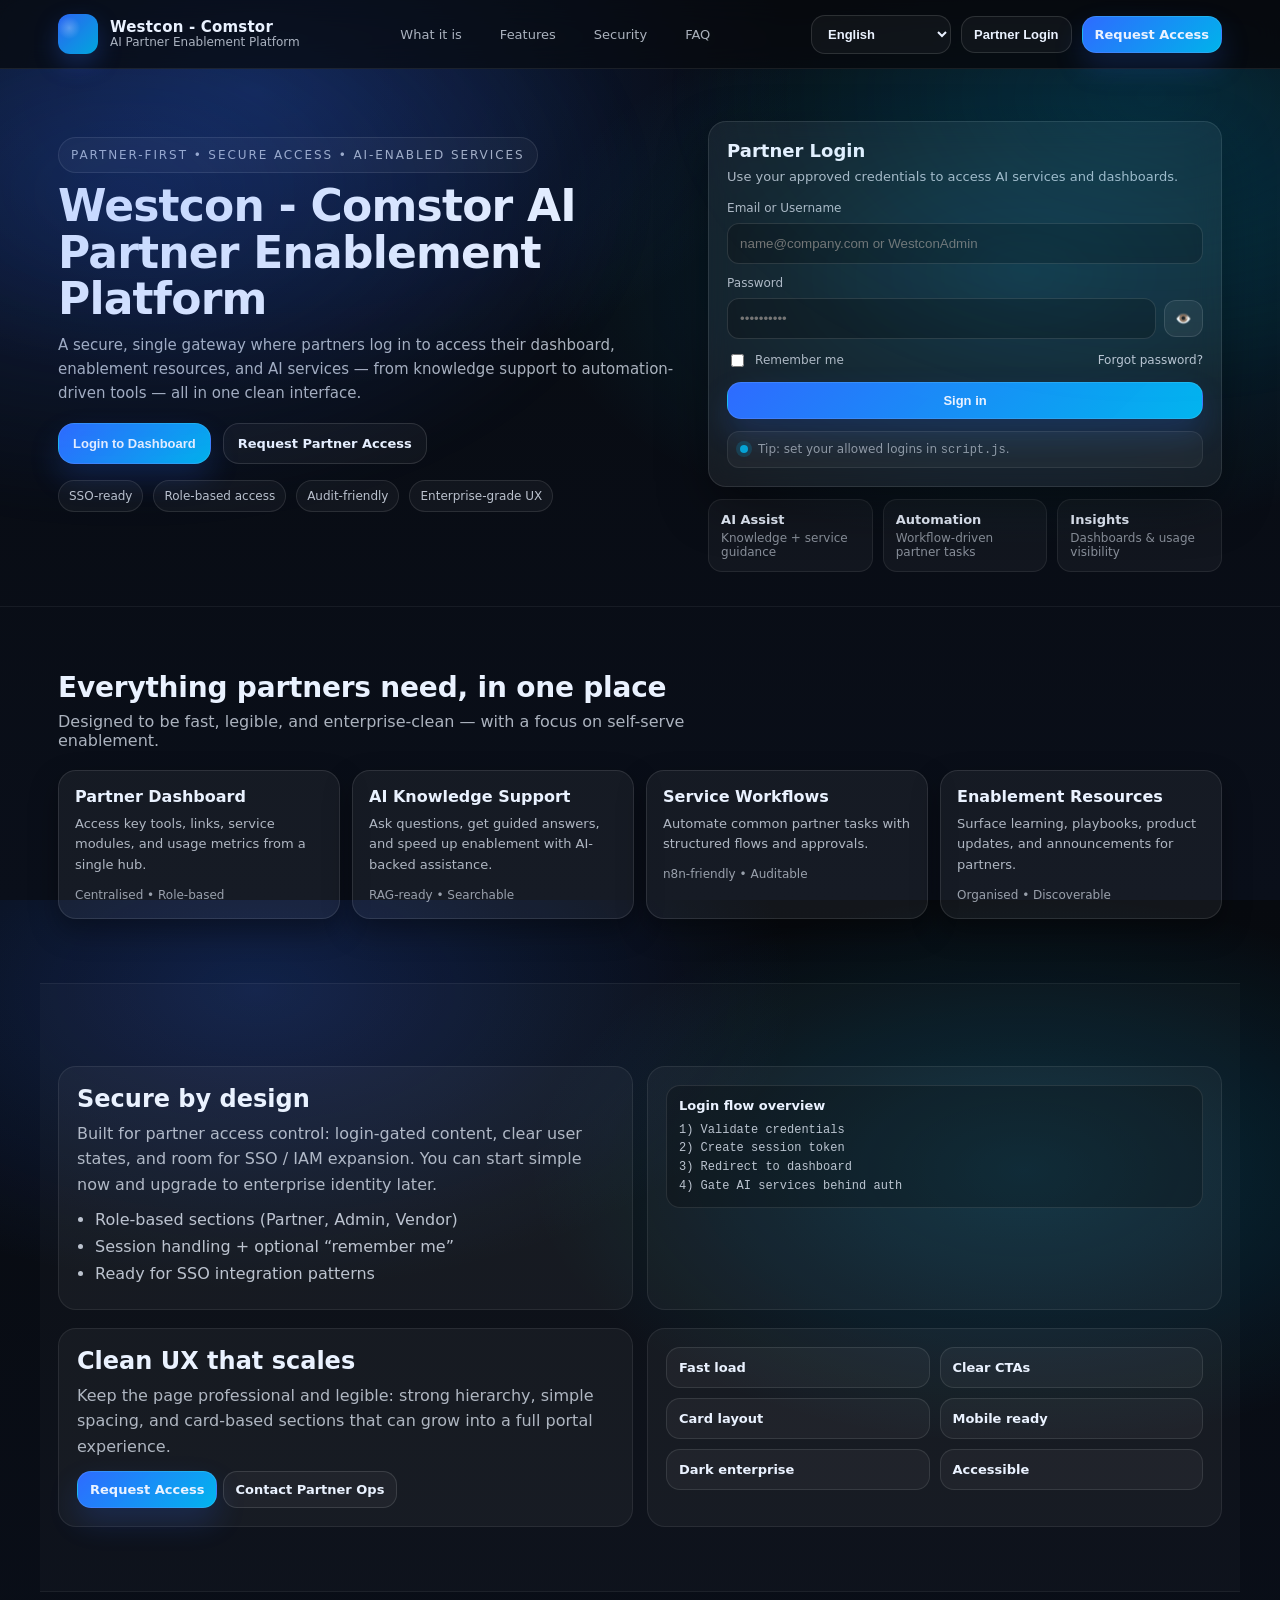
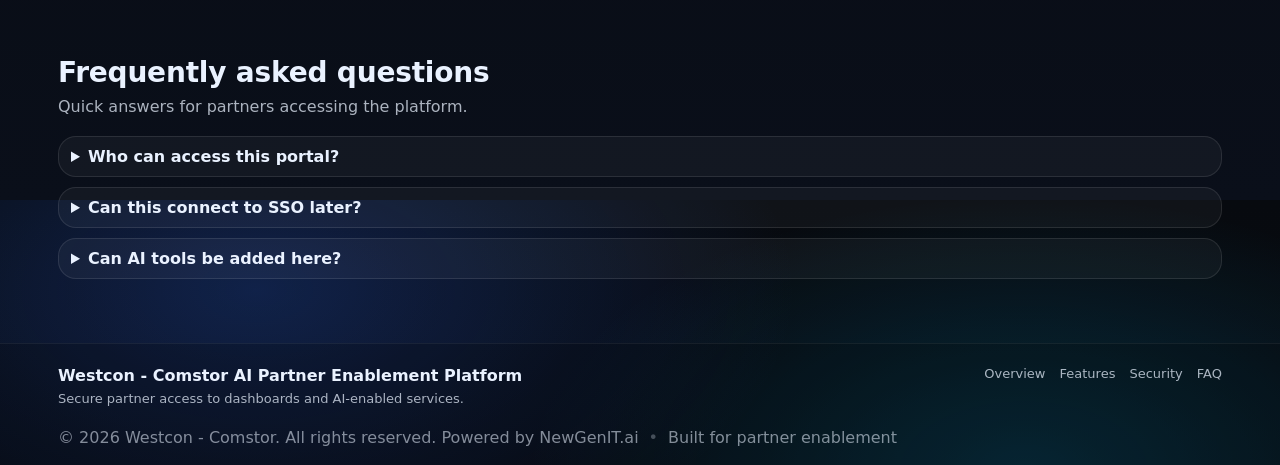
<file: index.html>
<!DOCTYPE html>
<html lang="en">
<head>
  <meta charset="UTF-8" />
  <meta name="viewport" content="width=device-width, initial-scale=1.0"/>
  <title>Westcon - Comstor AI Partner Enablement Platform</title>
  <link rel="stylesheet" href="style.css"/>
</head>
<body>
  <!-- Top Nav -->
  <header class="topbar">
    <div class="topbar-inner">
      <a class="brand" href="#">
        <span class="brand-mark" aria-hidden="true"></span>
        <span class="brand-text">
          <span class="brand-name">Westcon - Comstor</span>
          <span class="brand-sub">AI Partner Enablement Platform</span>
        </span>
      </a>

      <nav class="nav">
        <a href="#what" class="nav-link" data-i18n="navWhat">What it is</a>
        <a href="#features" class="nav-link" data-i18n="navFeatures">Features</a>
        <a href="#security" class="nav-link" data-i18n="navSecurity">Security</a>
        <a href="#faq" class="nav-link" data-i18n="navFaq">FAQ</a>
      </nav>

      <div class="nav-actions">
        <select id="languageSelect" class="language-select" aria-label="Select language">
          <option value="en">English</option>
          <option value="af">Afrikaans</option>
          <option value="zu">Zulu</option>
          <option value="fr">French</option>
          <option value="pt">Portuguese</option>
          <option value="ha">Hausa</option>
          <option value="yo">Yoruba</option>
        </select>

        <button class="btn btn-ghost" id="openLoginTop" data-i18n="partnerLogin">Partner Login</button>
        <a class="btn btn-primary" href="#request" data-i18n="requestAccess">Request Access</a>
      </div>

      <button class="hamburger" id="hamburger" aria-label="Open menu">
        <span></span><span></span><span></span>
      </button>
    </div>

    <div class="mobile-nav hidden" id="mobileNav">
      <a href="#what" class="mobile-link" data-i18n="navWhat">What it is</a>
      <a href="#features" class="mobile-link" data-i18n="navFeatures">Features</a>
      <a href="#security" class="mobile-link" data-i18n="navSecurity">Security</a>
      <a href="#faq" class="mobile-link" data-i18n="navFaq">FAQ</a>
      <div class="mobile-actions">
        <button class="btn btn-ghost" id="openLoginMobile" data-i18n="partnerLogin">Partner Login</button>
        <a class="btn btn-primary" href="#request" data-i18n="requestAccess">Request Access</a>
      </div>
    </div>
  </header>

  <!-- Hero -->
  <main class="page">
    <section class="hero">
      <div class="hero-inner">
        <div class="hero-copy">
          <p class="eyebrow" data-i18n="eyebrow">Partner-first • Secure access • AI-enabled services</p>
          <h1 class="hero-title" data-i18n="heroTitle">Westcon - Comstor AI Partner Enablement Platform</h1>
          <p class="hero-lead" id="what" data-i18n="heroLead">
            A secure, single gateway where partners log in to access their dashboard, enablement resources,
            and AI services — from knowledge support to automation-driven tools — all in one clean interface.
          </p>

          <div class="hero-cta">
            <button class="btn btn-primary btn-lg" id="openLoginHero" data-i18n="loginToDashboard">Login to Dashboard</button>
            <a class="btn btn-ghost btn-lg" href="#request" data-i18n="requestPartnerAccess">Request Partner Access</a>
          </div>

          <div class="hero-trust">
            <div class="trust-pill" data-i18n="trustSso">SSO-ready</div>
            <div class="trust-pill" data-i18n="trustRole">Role-based access</div>
            <div class="trust-pill" data-i18n="trustAudit">Audit-friendly</div>
            <div class="trust-pill" data-i18n="trustUx">Enterprise-grade UX</div>
          </div>
        </div>

        <div class="hero-panel">
          <div class="panel-card">
            <div class="panel-head">
              <h3 data-i18n="partnerLogin">Partner Login</h3>
              <p data-i18n="loginPanelText">Use your approved credentials to access AI services and dashboards.</p>
            </div>

            <form class="login-form" id="loginForm" autocomplete="on">
              <label class="field">
                <span data-i18n="emailOrUsername">Email or Username</span>
                <input
                  type="text"
                  id="email"
                  data-i18n-placeholder="emailPlaceholder"
                  placeholder="name@company.com or Westcon - ComstorAdmin"
                  required
                />
              </label>

              <label class="field">
                <span data-i18n="password">Password</span>
                <div class="password-wrap">
                  <input
                    type="password"
                    id="password"
                    data-i18n-placeholder="passwordPlaceholder"
                    placeholder="••••••••••"
                    required
                  />
                  <button type="button" class="icon-btn" id="togglePw" aria-label="Show password">👁️</button>
                </div>
              </label>

              <div class="form-row">
                <label class="check">
                  <input type="checkbox" id="remember" />
                  <span data-i18n="rememberMe">Remember me</span>
                </label>
                <a class="link" href="#" id="forgotLink" data-i18n="forgotPassword">Forgot password?</a>
              </div>

              <button type="submit" class="btn btn-primary btn-block" data-i18n="signIn">Sign in</button>

              <div class="form-hint">
                <span class="dot"></span>
                <span id="loginHint" data-i18n="loginHint">Tip: set your allowed logins in <code>script.js</code>.</span>
              </div>

              <div class="alert hidden" id="alert"></div>

              <div class="success hidden" id="successBox">
                <div class="success-title" data-i18n="loginSuccessful">Login successful</div>
                <div class="success-sub" data-i18n="successSub">You can proceed to your partner dashboard.</div>
                <a class="btn btn-ghost btn-block" href="userdashboard.html" data-i18n="continueToDashboard">Continue to Dashboard</a>
              </div>
            </form>
          </div>

          <div class="panel-mini">
            <div class="mini-item">
              <div class="mini-kpi" data-i18n="miniAiAssist">AI Assist</div>
              <div class="mini-desc" data-i18n="miniAiAssistDesc">Knowledge + service guidance</div>
            </div>
            <div class="mini-item">
              <div class="mini-kpi" data-i18n="miniAutomation">Automation</div>
              <div class="mini-desc" data-i18n="miniAutomationDesc">Workflow-driven partner tasks</div>
            </div>
            <div class="mini-item">
              <div class="mini-kpi" data-i18n="miniInsights">Insights</div>
              <div class="mini-desc" data-i18n="miniInsightsDesc">Dashboards & usage visibility</div>
            </div>
          </div>
        </div>
      </div>

      <div class="hero-bg" aria-hidden="true"></div>
    </section>

    <!-- Feature Cards -->
    <section class="section" id="features">
      <div class="section-head">
        <h2 data-i18n="featuresTitle">Everything partners need, in one place</h2>
        <p data-i18n="featuresSub">Designed to be fast, legible, and enterprise-clean — with a focus on self-serve enablement.</p>
      </div>

      <div class="cards">
        <article class="card">
          <h3 data-i18n="cardDashboard">Partner Dashboard</h3>
          <p data-i18n="cardDashboardDesc">Access key tools, links, service modules, and usage metrics from a single hub.</p>
          <div class="card-meta" data-i18n="cardDashboardMeta">Centralised • Role-based</div>
        </article>

        <article class="card">
          <h3 data-i18n="cardKnowledge">AI Knowledge Support</h3>
          <p data-i18n="cardKnowledgeDesc">Ask questions, get guided answers, and speed up enablement with AI-backed assistance.</p>
          <div class="card-meta" data-i18n="cardKnowledgeMeta">RAG-ready • Searchable</div>
        </article>

        <article class="card">
          <h3 data-i18n="cardWorkflows">Service Workflows</h3>
          <p data-i18n="cardWorkflowsDesc">Automate common partner tasks with structured flows and approvals.</p>
          <div class="card-meta" data-i18n="cardWorkflowsMeta">n8n-friendly • Auditable</div>
        </article>

        <article class="card">
          <h3 data-i18n="cardResources">Enablement Resources</h3>
          <p data-i18n="cardResourcesDesc">Surface learning, playbooks, product updates, and announcements for partners.</p>
          <div class="card-meta" data-i18n="cardResourcesMeta">Organised • Discoverable</div>
        </article>
      </div>
    </section>

    <!-- Alternating Blocks -->
    <section class="section alt" id="security">
      <div class="alt-row">
        <div class="alt-copy">
          <h2 data-i18n="secureByDesign">Secure by design</h2>
          <p data-i18n="secureByDesignDesc">
            Built for partner access control: login-gated content, clear user states, and room for SSO / IAM expansion.
            You can start simple now and upgrade to enterprise identity later.
          </p>
          <ul class="ticks">
            <li data-i18n="tick1">Role-based sections (Partner, Admin, Vendor)</li>
            <li data-i18n="tick2">Session handling + optional “remember me”</li>
            <li data-i18n="tick3">Ready for SSO integration patterns</li>
          </ul>
        </div>
        <div class="alt-box">
          <div class="codebox">
            <div class="codebox-title" data-i18n="loginFlowOverview">Login flow overview</div>
            <pre><code data-i18n="loginFlowSteps">1) Validate credentials
2) Create session token
3) Redirect to dashboard
4) Gate AI services behind auth</code></pre>
          </div>
        </div>
      </div>

      <div class="alt-row reverse">
        <div class="alt-copy">
          <h2 data-i18n="cleanUx">Clean UX that scales</h2>
          <p data-i18n="cleanUxDesc">
            Keep the page professional and legible: strong hierarchy, simple spacing, and card-based sections that can
            grow into a full portal experience.
          </p>
          <div class="cta-inline" id="request">
            <a class="btn btn-primary" href="#" data-i18n="requestButton">Request Access</a>
            <a class="btn btn-ghost" href="#" data-i18n="contactPartnerOps">Contact Partner Ops</a>
          </div>
        </div>
        <div class="alt-box">
          <div class="grid-badges">
            <div class="badge" data-i18n="badgeFastLoad">Fast load</div>
            <div class="badge" data-i18n="badgeClearCtas">Clear CTAs</div>
            <div class="badge" data-i18n="badgeCardLayout">Card layout</div>
            <div class="badge" data-i18n="badgeMobileReady">Mobile ready</div>
            <div class="badge" data-i18n="badgeDarkEnterprise">Dark enterprise</div>
            <div class="badge" data-i18n="badgeAccessible">Accessible</div>
          </div>
        </div>
      </div>
    </section>

    <!-- FAQ -->
    <section class="section" id="faq">
      <div class="section-head">
        <h2 data-i18n="faqTitle">FAQ</h2>
        <p data-i18n="faqSub">Quick answers for partners accessing the platform.</p>
      </div>

      <div class="faq">
        <details class="faq-item">
          <summary data-i18n="faq1Q">Who can log in?</summary>
          <p data-i18n="faq1A">Approved partners with credentials provisioned by Partner Ops (or SSO when enabled).</p>
        </details>

        <details class="faq-item">
          <summary data-i18n="faq2Q">What happens after login?</summary>
          <p data-i18n="faq2A">You’ll be redirected to your partner dashboard where AI services and tools are available.</p>
        </details>

        <details class="faq-item">
          <summary data-i18n="faq3Q">Can we connect this to SSO later?</summary>
          <p data-i18n="faq3A">Yes — this front-end is designed to easily swap local login logic for SSO/IAM validation.</p>
        </details>
      </div>
    </section>

    <!-- Footer -->
    <footer class="footer">
      <div class="footer-inner">
        <div class="footer-left">
          <div class="footer-brand" data-i18n="footerBrand">Westcon - Comstor AI Partner Enablement Platform</div>
          <div class="footer-sub" data-i18n="footerSub">Secure partner access to dashboards and AI-enabled services.</div>
        </div>
        <div class="footer-right">
          <a href="#what" data-i18n="footerOverview">Overview</a>
          <a href="#features" data-i18n="navFeatures">Features</a>
          <a href="#security" data-i18n="navSecurity">Security</a>
          <a href="#faq" data-i18n="navFaq">FAQ</a>
        </div>
      </div>
      <div class="footer-bottom">
        <span data-i18n="footerCopyright">© <span id="year"></span> Westcon - Comstor. All rights reserved. Powered by NewGenIT.ai</span>
        <span class="sep">•</span>
        <span class="muted" data-i18n="footerBuilt">Built for partner enablement</span>
      </div>
    </footer>
  </main>

  <script src="script.js"></script>
</body>
</html>
</file>
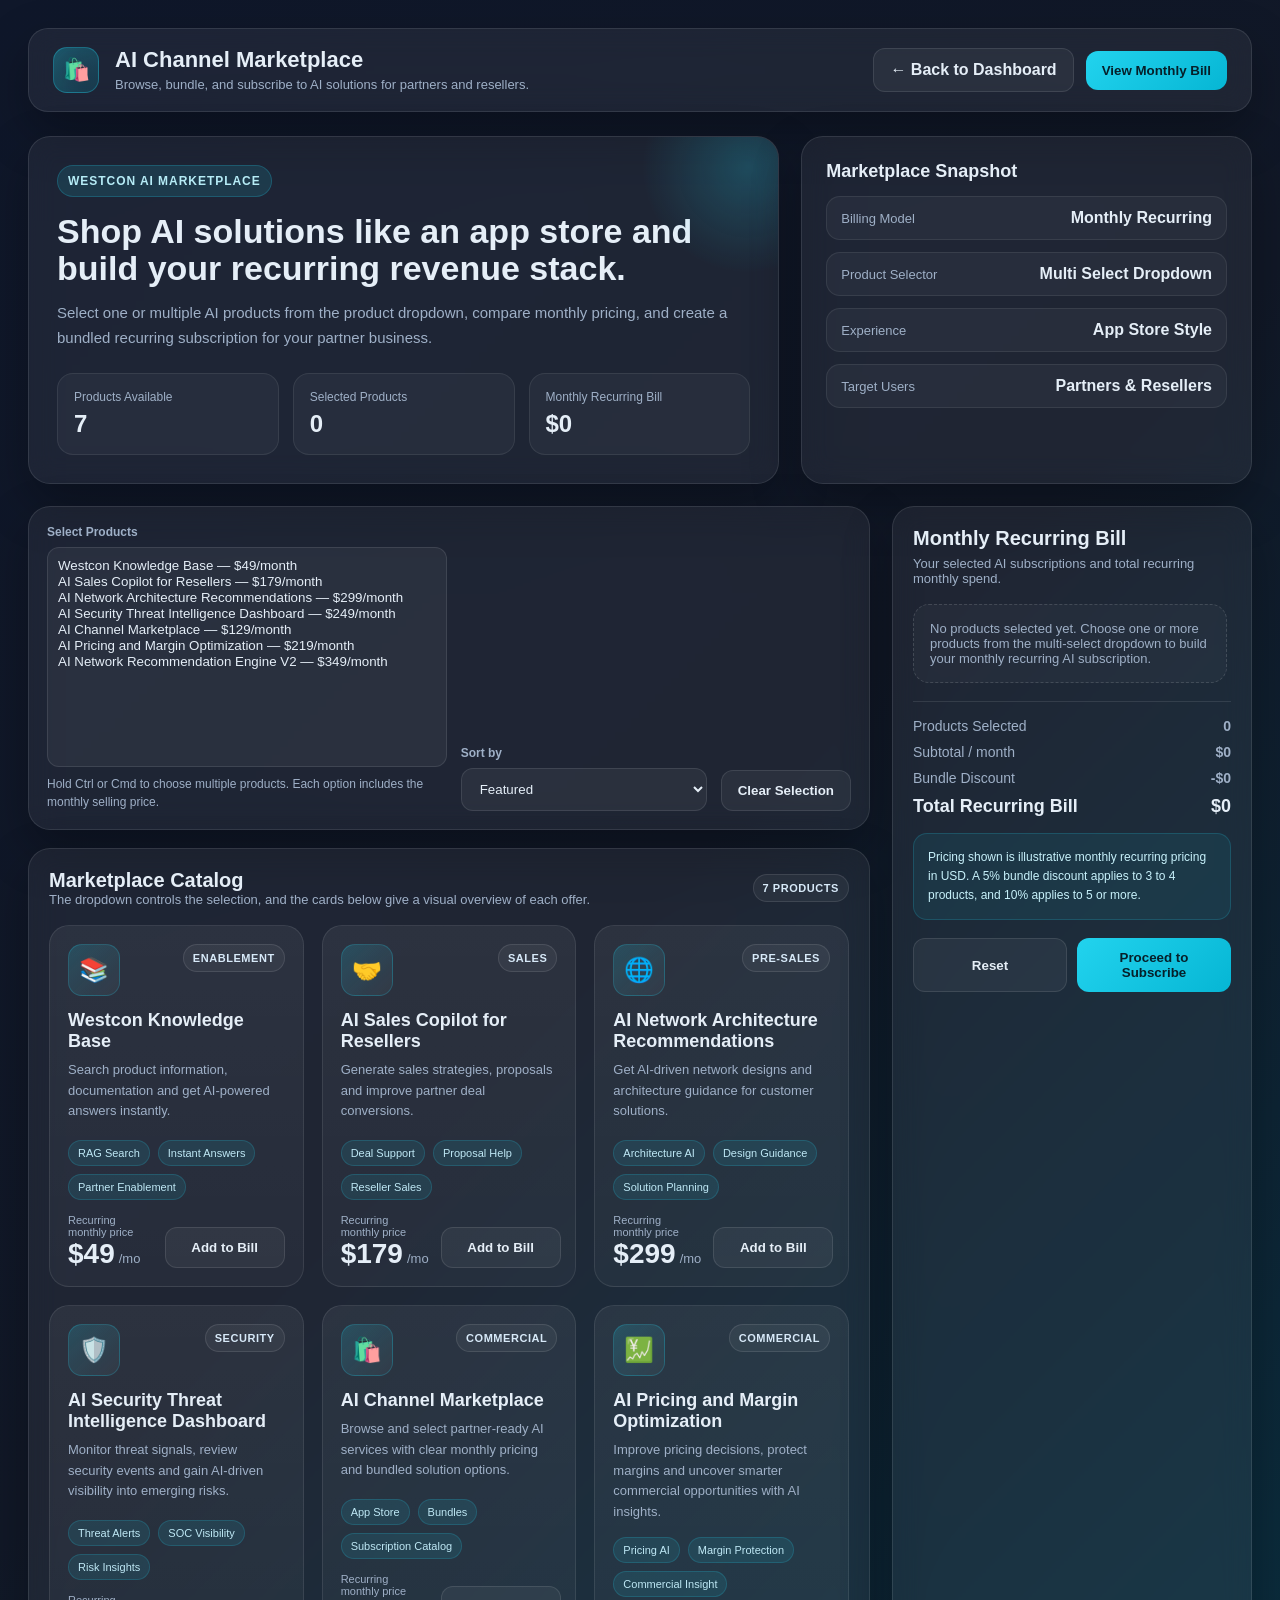
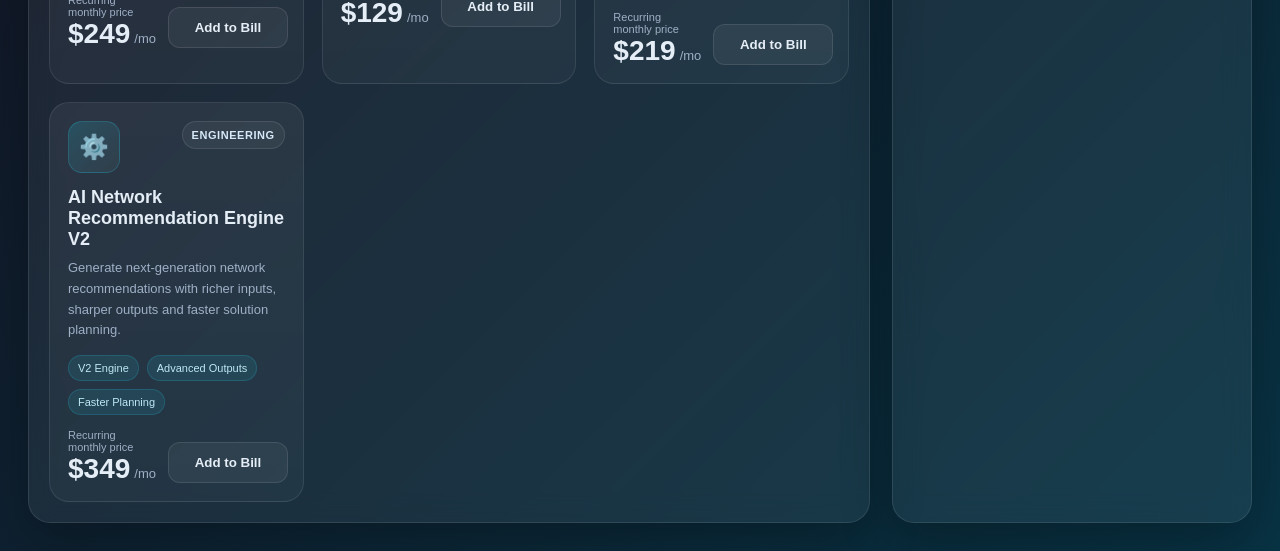
<file: aichannelmarketplace.html>
<!DOCTYPE html>
<html lang="en">
<head>
<meta charset="UTF-8" />
<meta name="viewport" content="width=device-width, initial-scale=1.0" />
<title>AI Channel Marketplace | Westcon AI</title>
<style>
*{box-sizing:border-box;margin:0;padding:0}
:root{
  --bg1:#0f172a;
  --bg2:#111827;
  --bg3:#083344;
  --panel:rgba(255,255,255,0.06);
  --panel-strong:rgba(255,255,255,0.09);
  --border:rgba(255,255,255,0.10);
  --text:#e5eef7;
  --muted:#9fb0c7;
  --cyan:#22d3ee;
  --cyan-strong:#06b6d4;
  --green:#34d399;
  --yellow:#fbbf24;
  --shadow:0 20px 50px rgba(0,0,0,0.28);
}
body{
  font-family:Inter,Arial,sans-serif;
  background:linear-gradient(135deg,var(--bg1) 0%,var(--bg2) 45%,var(--bg3) 100%);
  color:var(--text);
  min-height:100vh;
}
.container{
  max-width:1440px;
  margin:auto;
  padding:28px;
}
.topbar{
  display:flex;
  justify-content:space-between;
  align-items:center;
  gap:16px;
  padding:18px 24px;
  border-radius:20px;
  background:var(--panel);
  border:1px solid var(--border);
  backdrop-filter:blur(14px);
  box-shadow:var(--shadow);
  margin-bottom:24px;
}
.brand-wrap{
  display:flex;
  align-items:center;
  gap:16px;
}
.logo{
  width:46px;
  height:46px;
  border-radius:14px;
  background:linear-gradient(135deg, rgba(34,211,238,0.25), rgba(6,182,212,0.08));
  border:1px solid rgba(34,211,238,0.35);
  display:flex;
  align-items:center;
  justify-content:center;
  font-size:22px;
  box-shadow:inset 0 0 30px rgba(34,211,238,0.10);
}
.topbar h1{font-size:22px;line-height:1.1;margin-bottom:4px}
.topbar p{color:var(--muted);font-size:13px}
.top-actions{display:flex;align-items:center;gap:12px;flex-wrap:wrap}
.btn{
  appearance:none;
  border:none;
  cursor:pointer;
  border-radius:12px;
  padding:12px 16px;
  font-weight:700;
  transition:.2s ease;
  text-decoration:none;
  display:inline-flex;
  align-items:center;
  justify-content:center;
  gap:8px;
}
.btn:hover{transform:translateY(-1px)}
.btn-back{background:rgba(255,255,255,0.05);color:var(--text);border:1px solid var(--border)}
.btn-primary{background:linear-gradient(135deg,var(--cyan),var(--cyan-strong));color:#06202a}
.hero{display:grid;grid-template-columns:1.25fr 0.75fr;gap:22px;margin-bottom:22px}
.hero-card,.summary-card,.filters,.marketplace,.bill-card{
  background:var(--panel);
  border:1px solid var(--border);
  border-radius:22px;
  backdrop-filter:blur(14px);
  box-shadow:var(--shadow);
}
.hero-card{padding:28px;position:relative;overflow:hidden}
.hero-card::after{
  content:"";
  position:absolute;
  right:-80px;
  top:-80px;
  width:220px;
  height:220px;
  border-radius:50%;
  background:radial-gradient(circle, rgba(34,211,238,0.22), transparent 68%);
}
.kicker{
  display:inline-flex;
  align-items:center;
  gap:8px;
  font-size:12px;
  font-weight:800;
  letter-spacing:.08em;
  text-transform:uppercase;
  color:#b6ecf6;
  background:rgba(34,211,238,0.12);
  border:1px solid rgba(34,211,238,0.22);
  padding:8px 10px;
  border-radius:999px;
  margin-bottom:16px;
}
.hero-card h2{font-size:34px;line-height:1.1;max-width:720px;margin-bottom:12px}
.hero-card p{color:var(--muted);font-size:15px;line-height:1.7;max-width:760px}
.hero-stats{display:grid;grid-template-columns:repeat(3,1fr);gap:14px;margin-top:22px}
.stat{background:rgba(255,255,255,0.04);border:1px solid rgba(255,255,255,0.08);border-radius:16px;padding:16px}
.stat .label{color:var(--muted);font-size:12px;margin-bottom:6px}
.stat .value{font-size:24px;font-weight:800}
.summary-card{padding:24px;display:flex;flex-direction:column;justify-content:space-between}
.summary-card h3{font-size:18px;margin-bottom:14px}
.summary-list{display:grid;gap:12px}
.summary-item{display:flex;justify-content:space-between;align-items:center;padding:12px 14px;border-radius:14px;border:1px solid rgba(255,255,255,0.08);background:rgba(255,255,255,0.04)}
.summary-item span{color:var(--muted);font-size:13px}
.summary-item strong{font-size:16px}
.layout{display:grid;grid-template-columns:1fr 360px;gap:22px}
.filters{padding:18px;margin-bottom:18px}
.filters-row{display:grid;grid-template-columns:1.3fr .8fr auto;gap:14px;align-items:end}
.field{display:flex;flex-direction:column;gap:8px}
.field label{color:var(--muted);font-size:12px;font-weight:700}
.field input,.field select{
  width:100%;
  padding:12px 14px;
  border-radius:12px;
  border:1px solid rgba(255,255,255,0.10);
  background:rgba(255,255,255,0.05);
  color:var(--text);
  outline:none;
}
.field select[multiple]{min-height:220px;padding:10px}
.field-hint{color:var(--muted);font-size:12px;line-height:1.5}
.marketplace{padding:20px}
.section-head{display:flex;justify-content:space-between;align-items:center;gap:16px;margin-bottom:18px}
.section-head h3{font-size:20px}
.section-head p{color:var(--muted);font-size:13px}
.grid{display:grid;grid-template-columns:repeat(3,minmax(0,1fr));gap:18px}
.card{background:linear-gradient(180deg, rgba(255,255,255,0.06), rgba(255,255,255,0.035));border:1px solid rgba(255,255,255,0.09);border-radius:20px;padding:18px;transition:.2s ease;position:relative;overflow:hidden}
.card:hover{transform:translateY(-3px);border-color:rgba(34,211,238,0.35);box-shadow:0 18px 40px rgba(0,0,0,0.22)}
.card.selected{border-color:rgba(52,211,153,0.55);box-shadow:0 0 0 1px rgba(52,211,153,0.18), 0 20px 46px rgba(0,0,0,0.24)}
.card-top{display:flex;justify-content:space-between;align-items:flex-start;gap:14px;margin-bottom:14px}
.icon{width:52px;height:52px;border-radius:14px;display:flex;align-items:center;justify-content:center;font-size:24px;background:linear-gradient(135deg, rgba(34,211,238,0.18), rgba(255,255,255,0.04));border:1px solid rgba(34,211,238,0.22)}
.badge{font-size:11px;font-weight:800;letter-spacing:.05em;text-transform:uppercase;padding:7px 9px;border-radius:999px;border:1px solid rgba(255,255,255,0.10);color:#d7e9f8;background:rgba(255,255,255,0.05)}
.card h4{font-size:18px;margin-bottom:8px}
.card p{color:var(--muted);font-size:13px;line-height:1.6;min-height:66px}
.tags{display:flex;flex-wrap:wrap;gap:8px;margin:14px 0}
.tag{font-size:11px;color:#bfe8f5;padding:6px 9px;border-radius:999px;background:rgba(34,211,238,0.10);border:1px solid rgba(34,211,238,0.18)}
.price-row{display:flex;justify-content:space-between;align-items:end;gap:12px;margin-top:14px}
.price small{color:var(--muted);display:block;font-size:11px;margin-bottom:2px}
.price strong{font-size:28px;line-height:1}
.price em{font-style:normal;font-size:13px;color:var(--muted);margin-left:4px}
.select-btn{min-width:120px}
.select-btn.selected{background:linear-gradient(135deg,#34d399,#10b981);color:#07281f}
.bill-card{padding:20px;position:sticky;top:24px}
.bill-card h3{font-size:20px;margin-bottom:6px}
.bill-card > p{color:var(--muted);font-size:13px;margin-bottom:18px}
.selected-list{display:grid;gap:10px;margin-bottom:18px;max-height:420px;overflow:auto;padding-right:4px}
.selected-list::-webkit-scrollbar{width:8px}
.selected-list::-webkit-scrollbar-thumb{background:rgba(255,255,255,0.15);border-radius:999px}
.selected-empty{padding:16px;border-radius:16px;border:1px dashed rgba(255,255,255,0.14);color:var(--muted);background:rgba(255,255,255,0.03);font-size:13px}
.line-item{display:flex;justify-content:space-between;gap:12px;padding:12px 14px;border-radius:14px;background:rgba(255,255,255,0.04);border:1px solid rgba(255,255,255,0.08)}
.line-item .name{font-weight:700;font-size:13px}
.line-item .meta{color:var(--muted);font-size:11px;margin-top:4px}
.line-item .amount{font-weight:800;white-space:nowrap}
.totals{border-top:1px solid rgba(255,255,255,0.10);padding-top:16px;display:grid;gap:10px}
.total-row{display:flex;justify-content:space-between;align-items:center;color:var(--muted);font-size:14px}
.total-row.grand{color:var(--text);font-size:18px;font-weight:800}
.bill-note{margin-top:16px;padding:14px;border-radius:14px;background:rgba(34,211,238,0.08);border:1px solid rgba(34,211,238,0.18);color:#c8f2fb;font-size:12px;line-height:1.6}
.footer-actions{display:grid;grid-template-columns:1fr 1fr;gap:10px;margin-top:18px}
@media (max-width:1200px){
  .grid{grid-template-columns:repeat(2,minmax(0,1fr))}
  .layout{grid-template-columns:1fr}
  .bill-card{position:relative;top:0}
  .hero{grid-template-columns:1fr}
}
@media (max-width:820px){
  .filters-row{grid-template-columns:1fr}
  .grid{grid-template-columns:1fr}
  .hero-stats{grid-template-columns:1fr}
  .topbar{flex-direction:column;align-items:flex-start}
  .section-head{flex-direction:column;align-items:flex-start}
}
</style>
</head>
<body>
  <div class="container">
    <div class="topbar">
      <div class="brand-wrap">
        <div class="logo">🛍️</div>
        <div>
          <h1>AI Channel Marketplace</h1>
          <p>Browse, bundle, and subscribe to AI solutions for partners and resellers.</p>
        </div>
      </div>
      <div class="top-actions">
        <a href="userdashboard.html" class="btn btn-back">← Back to Dashboard</a>
        <button class="btn btn-primary" id="jumpToBill">View Monthly Bill</button>
      </div>
    </div>

    <div class="hero">
      <div class="hero-card">
        <div class="kicker">Westcon AI Marketplace</div>
        <h2>Shop AI solutions like an app store and build your recurring revenue stack.</h2>
        <p>
          Select one or multiple AI products from the product dropdown, compare monthly pricing, and create a bundled recurring subscription for your partner business.
        </p>
        <div class="hero-stats">
          <div class="stat">
            <div class="label">Products Available</div>
            <div class="value" id="productCount">0</div>
          </div>
          <div class="stat">
            <div class="label">Selected Products</div>
            <div class="value" id="selectedCount">0</div>
          </div>
          <div class="stat">
            <div class="label">Monthly Recurring Bill</div>
            <div class="value" id="heroTotal">$0</div>
          </div>
        </div>
      </div>

      <div class="summary-card">
        <div>
          <h3>Marketplace Snapshot</h3>
          <div class="summary-list">
            <div class="summary-item"><span>Billing Model</span><strong>Monthly Recurring</strong></div>
            <div class="summary-item"><span>Product Selector</span><strong>Multi Select Dropdown</strong></div>
            <div class="summary-item"><span>Experience</span><strong>App Store Style</strong></div>
            <div class="summary-item"><span>Target Users</span><strong>Partners & Resellers</strong></div>
          </div>
        </div>
      </div>
    </div>

    <div class="layout">
      <div>
        <div class="filters">
          <div class="filters-row">
            <div class="field">
              <label for="productSelect">Select Products</label>
              <select id="productSelect" multiple></select>
              <div class="field-hint">Hold Ctrl or Cmd to choose multiple products. Each option includes the monthly selling price.</div>
            </div>
            <div class="field">
              <label for="sortFilter">Sort by</label>
              <select id="sortFilter">
                <option value="default">Featured</option>
                <option value="low-high">Price: Low to High</option>
                <option value="high-low">Price: High to Low</option>
                <option value="name">Name</option>
              </select>
            </div>
            <div class="field" style="justify-content:end;">
              <label>&nbsp;</label>
              <button class="btn btn-back" id="clearSelections">Clear Selection</button>
            </div>
          </div>
        </div>

        <div class="marketplace">
          <div class="section-head">
            <div>
              <h3>Marketplace Catalog</h3>
              <p>The dropdown controls the selection, and the cards below give a visual overview of each offer.</p>
            </div>
            <div class="badge" id="visibleCount">0 Products</div>
          </div>
          <div class="grid" id="productGrid"></div>
        </div>
      </div>

      <div class="bill-card" id="billCard">
        <h3>Monthly Recurring Bill</h3>
        <p>Your selected AI subscriptions and total recurring monthly spend.</p>

        <div class="selected-list" id="selectedList"></div>

        <div class="totals">
          <div class="total-row"><span>Products Selected</span><strong id="billSelectedCount">0</strong></div>
          <div class="total-row"><span>Subtotal / month</span><strong id="subtotal">$0</strong></div>
          <div class="total-row"><span>Bundle Discount</span><strong id="discount">$0</strong></div>
          <div class="total-row grand"><span>Total Recurring Bill</span><strong id="grandTotal">$0</strong></div>
        </div>

        <div class="bill-note">
          Pricing shown is illustrative monthly recurring pricing in USD. A 5% bundle discount applies to 3 to 4 products, and 10% applies to 5 or more.
        </div>

        <div class="footer-actions">
          <button class="btn btn-back" id="resetBill">Reset</button>
          <button class="btn btn-primary">Proceed to Subscribe</button>
        </div>
      </div>
    </div>
  </div>

<script>
const products = [
  {
    id:'westcon-knowledge-base',
    icon:'📚',
    name:'Westcon Knowledge Base',
    category:'knowledge',
    audience:'Enablement',
    price:49,
    description:'Search product information, documentation and get AI-powered answers instantly.',
    tags:['RAG Search','Instant Answers','Partner Enablement']
  },
  {
    id:'sales-copilot-resellers',
    icon:'🤝',
    name:'AI Sales Copilot for Resellers',
    category:'sales',
    audience:'Sales',
    price:179,
    description:'Generate sales strategies, proposals and improve partner deal conversions.',
    tags:['Deal Support','Proposal Help','Reseller Sales']
  },
  {
    id:'network-architecture-recommendations',
    icon:'🌐',
    name:'AI Network Architecture Recommendations',
    category:'operations',
    audience:'Pre-Sales',
    price:299,
    description:'Get AI-driven network designs and architecture guidance for customer solutions.',
    tags:['Architecture AI','Design Guidance','Solution Planning']
  },
  {
    id:'security-threat-intelligence-dashboard',
    icon:'🛡️',
    name:'AI Security Threat Intelligence Dashboard',
    category:'security',
    audience:'Security',
    price:249,
    description:'Monitor threat signals, review security events and gain AI-driven visibility into emerging risks.',
    tags:['Threat Alerts','SOC Visibility','Risk Insights']
  },
  {
    id:'channel-marketplace',
    icon:'🛍️',
    name:'AI Channel Marketplace',
    category:'marketplace',
    audience:'Commercial',
    price:129,
    description:'Browse and select partner-ready AI services with clear monthly pricing and bundled solution options.',
    tags:['App Store','Bundles','Subscription Catalog']
  },
  {
    id:'pricing-margin-optimization',
    icon:'💹',
    name:'AI Pricing and Margin Optimization',
    category:'analytics',
    audience:'Commercial',
    price:219,
    description:'Improve pricing decisions, protect margins and uncover smarter commercial opportunities with AI insights.',
    tags:['Pricing AI','Margin Protection','Commercial Insight']
  },
  {
    id:'network-recommendation-engine-v2',
    icon:'⚙️',
    name:'AI Network Recommendation Engine V2',
    category:'operations',
    audience:'Engineering',
    price:349,
    description:'Generate next-generation network recommendations with richer inputs, sharper outputs and faster solution planning.',
    tags:['V2 Engine','Advanced Outputs','Faster Planning']
  }
];

const state = {
  selected: new Set(),
  sort: 'default'
};

const productGrid = document.getElementById('productGrid');
const selectedList = document.getElementById('selectedList');
const visibleCount = document.getElementById('visibleCount');
const selectedCount = document.getElementById('selectedCount');
const billSelectedCount = document.getElementById('billSelectedCount');
const subtotalEl = document.getElementById('subtotal');
const discountEl = document.getElementById('discount');
const grandTotalEl = document.getElementById('grandTotal');
const heroTotal = document.getElementById('heroTotal');
const productCount = document.getElementById('productCount');
const productSelect = document.getElementById('productSelect');
const sortFilter = document.getElementById('sortFilter');

productCount.textContent = products.length;
visibleCount.textContent = `${products.length} Products`;

function currency(num){
  return `$${num.toLocaleString()}`;
}

function populateDropdown(){
  productSelect.innerHTML = products.map(product => `
    <option value="${product.id}">${product.name} — ${currency(product.price)}/month</option>
  `).join('');
}

function syncDropdownSelection(){
  [...productSelect.options].forEach(option => {
    option.selected = state.selected.has(option.value);
  });
}

function getSortedProducts(){
  const sorted = [...products];
  if(state.sort === 'low-high') sorted.sort((a,b)=>a.price-b.price);
  if(state.sort === 'high-low') sorted.sort((a,b)=>b.price-a.price);
  if(state.sort === 'name') sorted.sort((a,b)=>a.name.localeCompare(b.name));
  return sorted;
}

function renderProducts(){
  const sorted = getSortedProducts();
  productGrid.innerHTML = sorted.map(product => {
    const selected = state.selected.has(product.id);
    return `
      <div class="card ${selected ? 'selected' : ''}">
        <div class="card-top">
          <div class="icon">${product.icon}</div>
          <div class="badge">${product.audience}</div>
        </div>
        <h4>${product.name}</h4>
        <p>${product.description}</p>
        <div class="tags">
          ${product.tags.map(tag => `<span class="tag">${tag}</span>`).join('')}
        </div>
        <div class="price-row">
          <div class="price">
            <small>Recurring monthly price</small>
            <strong>${currency(product.price)}</strong><em>/mo</em>
          </div>
          <button class="btn ${selected ? 'btn-primary selected' : 'btn-back'} select-btn" onclick="toggleProduct('${product.id}')">
            ${selected ? 'Selected' : 'Add to Bill'}
          </button>
        </div>
      </div>
    `;
  }).join('');
}

function getSelectedProducts(){
  return products.filter(product => state.selected.has(product.id));
}

function calculateDiscount(subtotal, count){
  if(count >= 5) return Math.round(subtotal * 0.10);
  if(count >= 3) return Math.round(subtotal * 0.05);
  return 0;
}

function renderBill(){
  const chosen = getSelectedProducts();
  const subtotal = chosen.reduce((sum, product) => sum + product.price, 0);
  const discount = calculateDiscount(subtotal, chosen.length);
  const grandTotal = subtotal - discount;

  selectedCount.textContent = chosen.length;
  billSelectedCount.textContent = chosen.length;
  subtotalEl.textContent = currency(subtotal);
  discountEl.textContent = `-${currency(discount)}`;
  grandTotalEl.textContent = currency(grandTotal);
  heroTotal.textContent = currency(grandTotal);

  if(!chosen.length){
    selectedList.innerHTML = `<div class="selected-empty">No products selected yet. Choose one or more products from the multi-select dropdown to build your monthly recurring AI subscription.</div>`;
    return;
  }

  selectedList.innerHTML = chosen.map(product => `
    <div class="line-item">
      <div>
        <div class="name">${product.name}</div>
        <div class="meta">${product.audience} • ${product.category}</div>
      </div>
      <div class="amount">${currency(product.price)}/mo</div>
    </div>
  `).join('');
}

function updateAll(){
  syncDropdownSelection();
  renderProducts();
  renderBill();
}

function toggleProduct(id){
  if(state.selected.has(id)) state.selected.delete(id);
  else state.selected.add(id);
  updateAll();
}
window.toggleProduct = toggleProduct;

productSelect.addEventListener('change', () => {
  state.selected = new Set([...productSelect.selectedOptions].map(option => option.value));
  updateAll();
});

sortFilter.addEventListener('change', (event) => {
  state.sort = event.target.value;
  renderProducts();
});

document.getElementById('clearSelections').addEventListener('click', () => {
  state.selected.clear();
  updateAll();
});

document.getElementById('resetBill').addEventListener('click', () => {
  state.selected.clear();
  updateAll();
});

document.getElementById('jumpToBill').addEventListener('click', () => {
  document.getElementById('billCard').scrollIntoView({ behavior:'smooth', block:'start' });
});

populateDropdown();
updateAll();
</script>
</body>
</html>
</file>
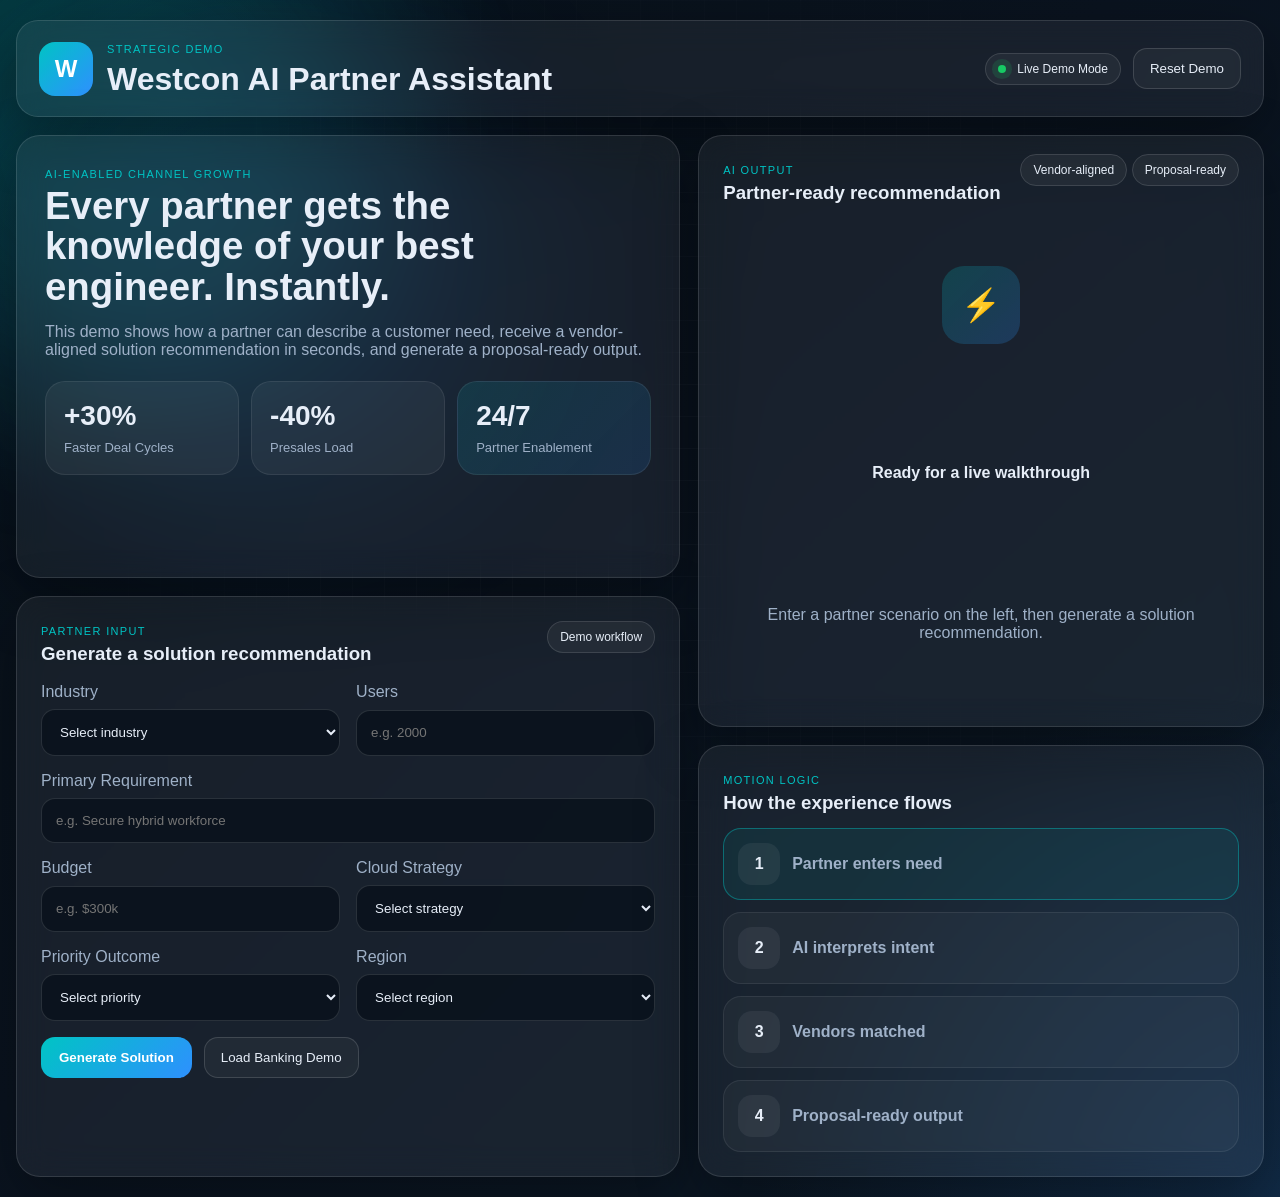
<file: aipartnerassistant.html>
<!DOCTYPE html>
<html lang="en">
<head>
  <meta charset="UTF-8" />
  <meta name="viewport" content="width=device-width, initial-scale=1.0" />
  <title>Westcon AI Partner Assistant Demo</title>
  <style>
:root {
  --bg: #08111b;
  --bg-alt: #0d1623;
  --panel: rgba(255, 255, 255, 0.06);
  --panel-border: rgba(255, 255, 255, 0.12);
  --text: #e7eef8;
  --muted: #9fb1c8;
  --primary: #00c4c4;
  --primary-2: #2e90ff;
  --success: #17c964;
  --warning: #ffd166;
  --shadow: 0 20px 60px rgba(0, 0, 0, 0.35);
  --radius: 24px;
}

* { box-sizing: border-box; }
html, body { margin: 0; padding: 0; }
body {
  font-family: Inter, Arial, sans-serif;
  color: var(--text);
  background:
    radial-gradient(circle at top left, rgba(0,196,196,0.15), transparent 28%),
    radial-gradient(circle at bottom right, rgba(46,144,255,0.14), transparent 30%),
    linear-gradient(135deg, #071018 0%, #0a131f 45%, #0c1a28 100%);
  min-height: 100vh;
  overflow-x: hidden;
}

.bg-grid,
.bg-orb {
  position: fixed;
  inset: 0;
  pointer-events: none;
}

.bg-grid {
  background-image:
    linear-gradient(rgba(255,255,255,0.035) 1px, transparent 1px),
    linear-gradient(90deg, rgba(255,255,255,0.035) 1px, transparent 1px);
  background-size: 32px 32px;
  mask-image: radial-gradient(circle at center, rgba(0,0,0,0.9), transparent 85%);
}

.bg-orb {
  width: 520px;
  height: 520px;
  border-radius: 50%;
  filter: blur(90px);
  opacity: 0.35;
}

.orb-1 {
  background: rgba(0, 196, 196, 0.35);
  top: -120px;
  left: -140px;
}

.orb-2 {
  background: rgba(46, 144, 255, 0.28);
  right: -180px;
  bottom: -180px;
}

.shell {
  position: relative;
  z-index: 1;
  width: min(1440px, calc(100% - 32px));
  margin: 20px auto;
}

.glass {
  background: var(--panel);
  border: 1px solid var(--panel-border);
  box-shadow: var(--shadow);
  backdrop-filter: blur(16px);
}

.topbar {
  display: flex;
  justify-content: space-between;
  align-items: center;
  padding: 18px 22px;
  border-radius: 22px;
  margin-bottom: 18px;
  gap: 16px;
}

.brand-wrap {
  display: flex;
  align-items: center;
  gap: 14px;
}

.brand-mark {
  width: 54px;
  height: 54px;
  border-radius: 16px;
  display: grid;
  place-items: center;
  font-size: 24px;
  font-weight: 700;
  background: linear-gradient(135deg, var(--primary), var(--primary-2));
  color: white;
}

.eyebrow,
.section-label,
.solution-type,
.summary-label {
  display: inline-block;
  text-transform: uppercase;
  letter-spacing: 0.12em;
  font-size: 11px;
  color: var(--primary);
}

.topbar h1,
.hero h2,
.card-head h3,
.stage-head h3,
.timeline h3,
.modal-head h3 {
  margin: 4px 0 0;
}

.top-actions {
  display: flex;
  align-items: center;
  gap: 12px;
  flex-wrap: wrap;
}

.status-pill,
.micro-tag,
.mini-badge {
  border: 1px solid rgba(255,255,255,0.12);
  background: rgba(255,255,255,0.05);
  color: var(--text);
  padding: 8px 12px;
  border-radius: 999px;
  font-size: 12px;
}

.dot {
  width: 8px;
  height: 8px;
  display: inline-block;
  border-radius: 50%;
  margin-right: 8px;
  background: var(--success);
  box-shadow: 0 0 0 6px rgba(23, 201, 100, 0.15);
}

.ghost-btn,
.secondary-btn,
.icon-btn {
  border: 1px solid rgba(255,255,255,0.14);
  background: rgba(255,255,255,0.04);
  color: var(--text);
  border-radius: 14px;
  padding: 12px 16px;
  cursor: pointer;
  transition: 0.2s ease;
}

.ghost-btn:hover,
.secondary-btn:hover,
.icon-btn:hover {
  transform: translateY(-1px);
  background: rgba(255,255,255,0.08);
}

.primary-btn {
  border: 0;
  background: linear-gradient(135deg, var(--primary), var(--primary-2));
  color: white;
  border-radius: 14px;
  padding: 13px 18px;
  cursor: pointer;
  font-weight: 600;
  transition: 0.2s ease;
}

.primary-btn:hover { transform: translateY(-1px) scale(1.01); }

.layout {
  display: grid;
  grid-template-columns: 1.08fr 0.92fr;
  gap: 18px;
}

.left-panel,
.right-panel {
  display: grid;
  gap: 18px;
}

.hero,
.input-card,
.demo-stage,
.timeline,
.modal-card {
  border-radius: var(--radius);
}

.hero {
  padding: 28px;
}

.hero h2 {
  font-size: clamp(28px, 3vw, 42px);
  line-height: 1.05;
}

.hero p,
.empty-state p,
.insight-panel p,
.proposal-block p,
.solution-card p,
.flow-step strong,
label span,
.thinking-steps li,
.card-head p {
  color: var(--muted);
}

.hero-metrics {
  display: grid;
  grid-template-columns: repeat(3, 1fr);
  gap: 12px;
  margin-top: 22px;
}

.metric-card {
  background: rgba(255,255,255,0.05);
  border: 1px solid rgba(255,255,255,0.08);
  border-radius: 20px;
  padding: 18px;
}

.metric-card.accent {
  background: linear-gradient(135deg, rgba(0,196,196,0.12), rgba(46,144,255,0.14));
}

.metric-value {
  display: block;
  font-size: 28px;
  font-weight: 700;
  margin-bottom: 6px;
}

.metric-label { font-size: 13px; color: var(--muted); }

.input-card,
.demo-stage,
.timeline {
  padding: 24px;
}

.card-head,
.stage-head,
.modal-head {
  display: flex;
  justify-content: space-between;
  align-items: start;
  gap: 16px;
  margin-bottom: 18px;
}

.card-head.compact { margin-bottom: 14px; }

.form-grid {
  display: grid;
  grid-template-columns: repeat(2, 1fr);
  gap: 16px;
}

.full-width { grid-column: 1 / -1; }

label {
  display: grid;
  gap: 8px;
}

select,
input {
  width: 100%;
  border-radius: 14px;
  border: 1px solid rgba(255,255,255,0.12);
  background: rgba(8, 17, 27, 0.75);
  color: var(--text);
  padding: 14px 14px;
  outline: none;
}

select:focus,
input:focus {
  border-color: rgba(0,196,196,0.7);
  box-shadow: 0 0 0 4px rgba(0,196,196,0.12);
}

.button-row {
  display: flex;
  gap: 12px;
  flex-wrap: wrap;
}

.empty-state,
.thinking-state {
  min-height: 480px;
  display: grid;
  place-items: center;
  text-align: center;
}

.empty-icon {
  width: 78px;
  height: 78px;
  margin: 0 auto 12px;
  border-radius: 22px;
  display: grid;
  place-items: center;
  font-size: 32px;
  background: linear-gradient(135deg, rgba(0,196,196,0.2), rgba(46,144,255,0.22));
}

.thinking-state {
  grid-template-columns: 100px 1fr;
  gap: 28px;
  text-align: left;
  padding: 42px 12px;
}

.thinking-ring {
  width: 82px;
  height: 82px;
  border-radius: 50%;
  border: 4px solid rgba(255,255,255,0.08);
  border-top-color: var(--primary);
  border-right-color: var(--primary-2);
  animation: spin 1.05s linear infinite;
}

.thinking-steps {
  list-style: none;
  padding: 0;
  margin: 14px 0 0;
  display: grid;
  gap: 10px;
}

.thinking-steps li {
  padding: 10px 12px;
  border-radius: 12px;
  border: 1px solid rgba(255,255,255,0.08);
  background: rgba(255,255,255,0.03);
}

.thinking-steps li.active {
  border-color: rgba(0,196,196,0.45);
  color: var(--text);
  background: rgba(0,196,196,0.08);
}

.results-state {
  display: grid;
  gap: 18px;
}

.summary-bar {
  display: flex;
  justify-content: space-between;
  align-items: center;
  gap: 12px;
  padding: 14px 16px;
  border-radius: 18px;
  background: rgba(255,255,255,0.04);
  border: 1px solid rgba(255,255,255,0.08);
}

.solution-grid {
  display: grid;
  grid-template-columns: repeat(2, 1fr);
  gap: 14px;
}

.solution-card {
  display: grid;
  grid-template-columns: 58px 1fr;
  gap: 14px;
  padding: 18px;
  border-radius: 20px;
  border: 1px solid rgba(255,255,255,0.08);
  background: rgba(255,255,255,0.045);
}

.solution-card.network { box-shadow: inset 0 0 0 1px rgba(46,144,255,0.12); }
.solution-card.security { box-shadow: inset 0 0 0 1px rgba(255,209,102,0.15); }
.solution-card.endpoint { box-shadow: inset 0 0 0 1px rgba(23,201,100,0.12); }
.solution-card.identity { box-shadow: inset 0 0 0 1px rgba(0,196,196,0.15); }

.solution-icon {
  width: 58px;
  height: 58px;
  border-radius: 18px;
  display: grid;
  place-items: center;
  font-size: 26px;
  background: rgba(255,255,255,0.06);
}

.solution-card h4,
.insight-panel h4,
.proposal-block h4 {
  margin: 6px 0 8px;
}

.insight-panels {
  display: grid;
  grid-template-columns: 1.2fr 0.8fr;
  gap: 14px;
}

.insight-panel {
  padding: 18px;
  border-radius: 20px;
  border: 1px solid rgba(255,255,255,0.08);
  background: rgba(255,255,255,0.04);
}

.revenue-panel {
  background: linear-gradient(135deg, rgba(23,201,100,0.11), rgba(0,196,196,0.08));
}

.flow-line {
  display: grid;
  gap: 12px;
}

.flow-step {
  display: grid;
  grid-template-columns: 42px 1fr;
  align-items: center;
  gap: 12px;
  padding: 14px;
  border-radius: 18px;
  border: 1px solid rgba(255,255,255,0.08);
  background: rgba(255,255,255,0.035);
}

.flow-step span {
  width: 42px;
  height: 42px;
  border-radius: 14px;
  display: grid;
  place-items: center;
  font-weight: 700;
  background: rgba(255,255,255,0.06);
}

.flow-step.active,
.flow-step.current {
  border-color: rgba(0,196,196,0.42);
  background: rgba(0,196,196,0.08);
}

.modal {
  position: fixed;
  inset: 0;
  background: rgba(2, 7, 12, 0.72);
  display: grid;
  place-items: center;
  z-index: 20;
  padding: 20px;
}

.modal-card {
  width: min(960px, 100%);
  padding: 24px;
}

.proposal-body {
  display: grid;
  gap: 16px;
}

.proposal-block {
  padding: 18px;
  border-radius: 20px;
  border: 1px solid rgba(255,255,255,0.08);
  background: rgba(255,255,255,0.04);
}

.two-col {
  display: grid;
  grid-template-columns: 1fr 1fr;
  gap: 16px;
}

#proposalStack {
  margin: 0;
  padding-left: 18px;
  color: var(--muted);
}

.hidden { display: none !important; }

@keyframes spin { to { transform: rotate(360deg); } }

@media (max-width: 1100px) {
  .layout,
  .solution-grid,
  .insight-panels,
  .two-col,
  .hero-metrics {
    grid-template-columns: 1fr;
  }
}

@media (max-width: 760px) {
  .shell { width: min(100% - 16px, 1440px); }
  .topbar,
  .summary-bar,
  .card-head,
  .stage-head,
  .modal-head,
  .thinking-state {
    grid-template-columns: 1fr;
    display: grid;
  }
  .form-grid { grid-template-columns: 1fr; }
  .button-row { flex-direction: column; }
}


.modal-card {
  max-height: 88vh;
  display: flex;
  flex-direction: column;
}

.modal-head {
  display: flex;
  justify-content: space-between;
  align-items: center;
  gap: 16px;
  margin-bottom: 14px;
}

.proposal-body {
  overflow-y: auto;
  max-height: calc(88vh - 110px);
  padding-right: 10px;
}

.custom-scroll::-webkit-scrollbar {
  width: 10px;
}

.custom-scroll::-webkit-scrollbar-track {
  background: rgba(255,255,255,0.04);
  border-radius: 999px;
}

.custom-scroll::-webkit-scrollbar-thumb {
  background: linear-gradient(180deg, rgba(0,196,196,0.95), rgba(46,144,255,0.95));
  border-radius: 999px;
  border: 2px solid rgba(8,17,27,0.65);
}

.custom-scroll {
  scrollbar-width: thin;
  scrollbar-color: rgba(0,196,196,0.95) rgba(255,255,255,0.04);
}

.proposal-meta-grid {
  display: grid;
  grid-template-columns: repeat(4, 1fr);
  gap: 10px;
}

.meta-chip {
  padding: 12px 14px;
  border-radius: 16px;
  border: 1px solid rgba(255,255,255,0.08);
  background: rgba(255,255,255,0.035);
}

.meta-chip span {
  display: block;
  font-size: 11px;
  text-transform: uppercase;
  letter-spacing: 0.1em;
  color: var(--primary);
  margin-bottom: 6px;
}

.meta-chip strong {
  display: block;
  color: var(--text);
  font-size: 14px;
  line-height: 1.35;
}

.proposal-block ul {
  margin: 0;
  padding-left: 18px;
  display: grid;
  gap: 10px;
  color: var(--muted);
}

.proposal-block li {
  line-height: 1.5;
}

@media (max-width: 1100px) {
  .proposal-meta-grid {
    grid-template-columns: repeat(2, 1fr);
  }
}

@media (max-width: 760px) {
  .proposal-meta-grid {
    grid-template-columns: 1fr;
  }

  .proposal-body {
    max-height: calc(88vh - 120px);
  }
}
  </style>
</head>
<body>
  <div class="bg-orb orb-1"></div>
  <div class="bg-orb orb-2"></div>
  <div class="bg-grid"></div>

  <div class="shell">
    <header class="topbar glass">
      <div class="brand-wrap">
        <div class="brand-mark">W</div>
        <div>
          <div class="eyebrow">Strategic Demo</div>
          <h1>Westcon AI Partner Assistant</h1>
        </div>
      </div>
      <div class="top-actions">
        <span class="status-pill"><span class="dot"></span> Live Demo Mode</span>
        <button class="ghost-btn" id="resetBtn" type="button">Reset Demo</button>
      </div>
    </header>

    <main class="layout">
      <section class="left-panel">
        <div class="hero glass">
          <div class="hero-copy">
            <span class="section-label">AI-Enabled Channel Growth</span>
            <h2>Every partner gets the knowledge of your best engineer. Instantly.</h2>
            <p>
              This demo shows how a partner can describe a customer need, receive a vendor-aligned
              solution recommendation in seconds, and generate a proposal-ready output.
            </p>
          </div>
          <div class="hero-metrics">
            <div class="metric-card">
              <span class="metric-value">+30%</span>
              <span class="metric-label">Faster Deal Cycles</span>
            </div>
            <div class="metric-card">
              <span class="metric-value">-40%</span>
              <span class="metric-label">Presales Load</span>
            </div>
            <div class="metric-card accent">
              <span class="metric-value">24/7</span>
              <span class="metric-label">Partner Enablement</span>
            </div>
          </div>
        </div>

        <div class="input-card glass">
          <div class="card-head">
            <div>
              <span class="section-label">Partner Input</span>
              <h3>Generate a solution recommendation</h3>
            </div>
            <span class="micro-tag">Demo workflow</span>
          </div>

          <form id="solutionForm" class="form-grid">
            <label>
              <span>Industry</span>
              <select id="industry" name="industry" required>
                <option value="">Select industry</option>
                <option value="Banking">Banking</option>
                <option value="Healthcare">Healthcare</option>
                <option value="Retail">Retail</option>
                <option value="Insurance">Insurance</option>
                <option value="Telecommunications">Telecommunications</option>
                <option value="Education">Education</option>
                <option value="Manufacturing">Manufacturing</option>
              </select>
            </label>

            <label>
              <span>Users</span>
              <input id="users" name="users" type="number" min="1" placeholder="e.g. 2000" required />
            </label>

            <label class="full-width">
              <span>Primary Requirement</span>
              <input id="requirement" name="requirement" type="text" placeholder="e.g. Secure hybrid workforce" required />
            </label>

            <label>
              <span>Budget</span>
              <input id="budget" name="budget" type="text" placeholder="e.g. $300k" required />
            </label>

            <label>
              <span>Cloud Strategy</span>
              <select id="cloud" name="cloud" required>
                <option value="">Select strategy</option>
                <option value="On-premise">On-premise</option>
                <option value="Private cloud">Private cloud</option>
                <option value="Public cloud">Public cloud</option>
                <option value="Hybrid cloud">Hybrid cloud</option>
                <option value="Multi-cloud">Multi-cloud</option>
              </select>
            </label>

            <label>
              <span>Priority Outcome</span>
              <select id="priority" name="priority" required>
                <option value="">Select priority</option>
                <option value="Security resilience">Security resilience</option>
                <option value="Performance and uptime">Performance and uptime</option>
                <option value="Compliance and governance">Compliance and governance</option>
                <option value="Scalability">Scalability</option>
                <option value="Cost optimisation">Cost optimisation</option>
              </select>
            </label>

            <label>
              <span>Region</span>
              <select id="region" name="region" required>
                <option value="">Select region</option>
                <option value="South Africa">South Africa</option>
                <option value="Sub-Saharan Africa">Sub-Saharan Africa</option>
                <option value="EMEA">EMEA</option>
                <option value="Global">Global</option>
              </select>
            </label>

            <div class="button-row full-width">
              <button class="primary-btn" type="submit">Generate Solution</button>
              <button class="secondary-btn" type="button" id="populateDemoBtn">Load Banking Demo</button>
            </div>
          </form>
        </div>
      </section>

      <section class="right-panel">
        <div class="demo-stage glass">
          <div class="stage-head">
            <div>
              <span class="section-label">AI Output</span>
              <h3>Partner-ready recommendation</h3>
            </div>
            <div class="stage-badges">
              <span class="mini-badge">Vendor-aligned</span>
              <span class="mini-badge">Proposal-ready</span>
            </div>
          </div>

          <div id="emptyState" class="empty-state">
            <div class="empty-icon">⚡</div>
            <h4>Ready for a live walkthrough</h4>
            <p>Enter a partner scenario on the left, then generate a solution recommendation.</p>
          </div>

          <div id="thinkingState" class="thinking-state hidden">
            <div class="thinking-ring"></div>
            <div class="thinking-copy">
              <h4>Analyzing requirements...</h4>
              <ul class="thinking-steps" id="thinkingSteps">
                <li class="active">Interpreting customer need</li>
                <li>Matching vendor portfolio</li>
                <li>Building architecture recommendation</li>
                <li>Preparing proposal summary</li>
              </ul>
            </div>
          </div>

          <div id="resultsState" class="results-state hidden">
            <div class="summary-bar">
              <div>
                <span class="summary-label">Scenario</span>
                <strong id="scenarioTitle">Banking | 2000 users</strong>
              </div>
              <button class="ghost-btn" id="proposalBtn" type="button">Generate Proposal View</button>
            </div>

            <div class="solution-grid">
              <article class="solution-card network">
                <div class="solution-icon">🌐</div>
                <div>
                  <span class="solution-type">Network Layer</span>
                  <h4 id="networkTitle">Cisco SD-WAN</h4>
                  <p id="networkDesc">Secure, resilient branch and hybrid connectivity for distributed users.</p>
                </div>
              </article>

              <article class="solution-card security">
                <div class="solution-icon">🛡️</div>
                <div>
                  <span class="solution-type">Security Layer</span>
                  <h4 id="securityTitle">Palo Alto NGFW</h4>
                  <p id="securityDesc">Centralised policy enforcement and threat prevention across hybrid environments.</p>
                </div>
              </article>

              <article class="solution-card endpoint">
                <div class="solution-icon">💻</div>
                <div>
                  <span class="solution-type">Endpoint Protection</span>
                  <h4 id="endpointTitle">CrowdStrike Falcon</h4>
                  <p id="endpointDesc">AI-driven endpoint detection and response for modern workforces.</p>
                </div>
              </article>

              <article class="solution-card identity">
                <div class="solution-icon">🔐</div>
                <div>
                  <span class="solution-type">Identity</span>
                  <h4 id="identityTitle">Okta Identity</h4>
                  <p id="identityDesc">Strong identity and conditional access for secure user experiences.</p>
                </div>
              </article>
            </div>

            <div class="insight-panels">
              <div class="insight-panel">
                <span class="section-label">Architecture Summary</span>
                <p id="architectureSummary">
                  Recommended architecture prioritises secure access, resilient connectivity, and layered protection
                  for a hybrid workforce operating across regulated environments.
                </p>
              </div>
              <div class="insight-panel revenue-panel">
                <span class="section-label">Revenue Signal</span>
                <p id="revenueSignal">This recommendation creates a strong cross-sell opportunity across networking, security, endpoint, and identity.</p>
              </div>
            </div>
          </div>
        </div>

        <div class="timeline glass">
          <div class="card-head compact">
            <div>
              <span class="section-label">Motion Logic</span>
              <h3>How the experience flows</h3>
            </div>
          </div>
          <div class="flow-line">
            <div class="flow-step active">
              <span>1</span>
              <strong>Partner enters need</strong>
            </div>
            <div class="flow-step">
              <span>2</span>
              <strong>AI interprets intent</strong>
            </div>
            <div class="flow-step">
              <span>3</span>
              <strong>Vendors matched</strong>
            </div>
            <div class="flow-step">
              <span>4</span>
              <strong>Proposal-ready output</strong>
            </div>
          </div>
        </div>
      </section>
    </main>
  </div>

  <div class="modal hidden" id="proposalModal" aria-hidden="true">
    <div class="modal-card glass">
      <div class="modal-head">
        <div>
          <span class="section-label">Proposal View</span>
          <h3>Customer-ready solution summary</h3>
        </div>
        <button class="icon-btn" id="closeModalBtn" type="button">✕</button>
      </div>

      <div class="proposal-body custom-scroll">
        <div class="proposal-block">
          <h4>Executive Summary</h4>
          <p id="proposalExecutive"></p>
        </div>

        <div class="proposal-block">
          <h4>Customer Context</h4>
          <div class="proposal-meta-grid" id="proposalMetaGrid"></div>
        </div>

        <div class="proposal-block two-col">
          <div>
            <h4>Recommended Stack</h4>
            <ul id="proposalStack"></ul>
          </div>
          <div>
            <h4>Business Outcome</h4>
            <p id="proposalOutcome"></p>
          </div>
        </div>

        <div class="proposal-block">
          <h4>Architecture Rationale</h4>
          <p id="proposalRationale"></p>
        </div>

        <div class="proposal-block two-col">
          <div>
            <h4>Business Drivers</h4>
            <ul id="proposalDrivers"></ul>
          </div>
          <div>
            <h4>Implementation Phases</h4>
            <ul id="proposalPhases"></ul>
          </div>
        </div>

        <div class="proposal-block two-col">
          <div>
            <h4>Expected Value</h4>
            <ul id="proposalValue"></ul>
          </div>
          <div>
            <h4>Partner Next Steps</h4>
            <ul id="proposalNextSteps"></ul>
          </div>
        </div>
      </div>
    </div>
  </div>

  <script>
const form = document.getElementById('solutionForm');
const populateDemoBtn = document.getElementById('populateDemoBtn');
const resetBtn = document.getElementById('resetBtn');
const emptyState = document.getElementById('emptyState');
const thinkingState = document.getElementById('thinkingState');
const resultsState = document.getElementById('resultsState');
const thinkingSteps = document.querySelectorAll('#thinkingSteps li');
const flowSteps = document.querySelectorAll('.flow-step');
const proposalBtn = document.getElementById('proposalBtn');
const proposalModal = document.getElementById('proposalModal');
const closeModalBtn = document.getElementById('closeModalBtn');

const content = {
  Banking: {
    network: ['Cisco SD-WAN', 'Resilient branch-to-cloud connectivity for highly distributed banking operations.'],
    security: ['Palo Alto NGFW', 'Advanced threat prevention and centralised policy control for regulated workloads.'],
    endpoint: ['CrowdStrike Falcon', 'AI-driven endpoint protection and rapid incident response for hybrid users.'],
    identity: ['Okta Identity', 'Strong user authentication and adaptive access for secure workforce enablement.'],
    architecture: 'Recommended architecture balances secure remote access, zero-trust identity, resilient WAN connectivity, and layered threat protection for a regulated hybrid environment.',
    revenue: 'High-value multi-vendor opportunity spanning networking, security, identity, and recurring managed services.',
    executive: 'For this banking scenario, the recommended architecture delivers secure hybrid access, stronger control over user identity, and resilient connectivity while aligning to an enterprise-grade security posture.',
    outcome: 'Accelerates deal velocity by giving the partner a credible, vendor-aligned design and a clearer path to proposal creation.'
  },
  Healthcare: {
    network: ['Cisco Secure Network Fabric', 'Reliable, segmented connectivity to support clinical systems and distributed sites.'],
    security: ['Palo Alto Prisma Access', 'Protects users, applications, and sensitive data across hybrid access points.'],
    endpoint: ['CrowdStrike Falcon', 'Continuous endpoint monitoring for medical staff and critical devices.'],
    identity: ['Okta Workforce Identity', 'Secure role-based access and governance for clinicians and administrators.'],
    architecture: 'This recommendation supports secure access to sensitive patient systems, segmented connectivity, and improved visibility across distributed healthcare environments.',
    revenue: 'Strong upsell potential across security, remote access, compliance, and managed endpoint protection.',
    executive: 'The healthcare recommendation is built to strengthen data protection, secure distributed access, and reduce operational risk while maintaining clinical agility.',
    outcome: 'Helps the partner position a compliant, security-led transformation conversation with measurable business value.'
  },
  Retail: {
    network: ['Cisco Meraki SD-WAN', 'Centralised branch networking for stores, head office, and cloud applications.'],
    security: ['Palo Alto NGFW', 'Consistent policy enforcement and threat prevention across retail locations.'],
    endpoint: ['CrowdStrike Falcon', 'Protects store endpoints, POS systems, and distributed user devices.'],
    identity: ['Okta Customer & Workforce Identity', 'Secure access for both internal teams and digital retail experiences.'],
    architecture: 'Retail architecture prioritises uptime, branch agility, endpoint protection, and secure access across distributed locations and digital channels.',
    revenue: 'Creates a scalable branch refresh and security modernisation opportunity with cross-sell potential.',
    executive: 'For retail, the recommendation focuses on resilient store connectivity, stronger security posture, and better control across distributed operations.',
    outcome: 'Positions the partner to reduce operational risk while improving customer experience and store performance.'
  },
  Insurance: {
    network: ['Cisco SD-WAN', 'Secure connectivity for branch teams, brokers, and cloud-based policy systems.'],
    security: ['Palo Alto Prisma SASE', 'Unified security controls for distributed users and applications.'],
    endpoint: ['CrowdStrike Falcon', 'Protects underwriter and claims endpoints with modern detection and response.'],
    identity: ['Okta Identity', 'Improves secure access and policy-based authentication across the organisation.'],
    architecture: 'Insurance-focused architecture combines secure access, modern branch connectivity, and endpoint protection for highly distributed knowledge workers.',
    revenue: 'Attractive recurring services motion across SASE, identity, and endpoint protection.',
    executive: 'This design supports a secure digital insurance workforce while improving visibility, policy control, and protection of sensitive client data.',
    outcome: 'Enables the partner to lead with business resilience, user productivity, and modern security operations.'
  },
  Telecommunications: {
    network: ['Cisco Routed Optical & SD-WAN', 'High-performance network fabric for distributed telecom operations and branch resilience.'],
    security: ['Palo Alto NGFW', 'Protects critical infrastructure, internet edges, and user access.'],
    endpoint: ['CrowdStrike Falcon', 'Extends endpoint defence across corporate and operational user environments.'],
    identity: ['Okta Identity', 'Strengthens secure admin and workforce access to critical systems.'],
    architecture: 'The telecom recommendation centres on resilient connectivity, secure service operations, and improved visibility across critical infrastructure.',
    revenue: 'Strong enterprise solution value with infrastructure, security, and managed support opportunities.',
    executive: 'For telecom customers, this architecture supports performance, service continuity, and stronger control over operational risk.',
    outcome: 'Allows the partner to connect network modernisation directly to service reliability and protection outcomes.'
  },
  Education: {
    network: ['Cisco Campus & SD-WAN', 'Supports secure campus connectivity and hybrid learning requirements.'],
    security: ['Palo Alto NGFW', 'Protects users, campuses, and cloud services from distributed threats.'],
    endpoint: ['CrowdStrike Falcon', 'Protects academic and administrative endpoints with central visibility.'],
    identity: ['Okta Identity', 'Simplifies secure access for staff, students, and administration systems.'],
    architecture: 'Education architecture focuses on secure access, campus resilience, and scalable user management for hybrid learning models.',
    revenue: 'Compelling cross-sell across campus refresh, security, identity, and managed support.',
    executive: 'This solution helps education providers balance open access needs with stronger security and operational control.',
    outcome: 'Gives the partner a credible modernization story tied to user experience, protection, and scalability.'
  },
  Manufacturing: {
    network: ['Cisco Industrial Networking', 'Secure, resilient connectivity between plants, users, and hybrid cloud systems.'],
    security: ['Palo Alto NGFW', 'Protects IT and OT environments with stronger segmentation and visibility.'],
    endpoint: ['CrowdStrike Falcon', 'Improves protection for users, engineering endpoints, and critical workstations.'],
    identity: ['Okta Identity', 'Applies secure access controls to internal teams and external contractors.'],
    architecture: 'Manufacturing design prioritises uptime, plant connectivity, IT/OT protection, and secure user access across multiple sites.',
    revenue: 'Creates a high-value transformation motion across networking, OT security, and managed protection services.',
    executive: 'For manufacturing, the recommendation is designed to protect operations, improve resilience, and secure access across a complex environment.',
    outcome: 'Supports a value-led conversation around risk reduction, productivity, and operational continuity.'
  }
};

function setFlowStep(index) {
  flowSteps.forEach((step, i) => {
    step.classList.toggle('active', i === 0 && index === 0);
    step.classList.toggle('current', i === index);
  });
}

function runThinkingAnimation() {
  let current = 0;
  setFlowStep(1);
  thinkingSteps.forEach((li, i) => li.classList.toggle('active', i === 0));

  return new Promise((resolve) => {
    const interval = setInterval(() => {
      thinkingSteps.forEach((li, i) => li.classList.toggle('active', i === current));
      const flowIndex = Math.min(current + 1, 3);
      setFlowStep(flowIndex);
      current += 1;
      if (current === thinkingSteps.length) {
        clearInterval(interval);
        setTimeout(resolve, 450);
      }
    }, 650);
  });
}

function updateResults(values) {
  const industryData = enrichIndustryData(values.industry, content[values.industry] || content.Banking);

  document.getElementById('scenarioTitle').textContent = `${values.industry} | ${values.users} users`;
  document.getElementById('networkTitle').textContent = industryData.network[0];
  document.getElementById('networkDesc').textContent = industryData.network[1];
  document.getElementById('securityTitle').textContent = industryData.security[0];
  document.getElementById('securityDesc').textContent = industryData.security[1];
  document.getElementById('endpointTitle').textContent = industryData.endpoint[0];
  document.getElementById('endpointDesc').textContent = industryData.endpoint[1];
  document.getElementById('identityTitle').textContent = industryData.identity[0];
  document.getElementById('identityDesc').textContent = industryData.identity[1];

  document.getElementById('architectureSummary').textContent = `${industryData.architecture} Requirement focus: ${values.requirement}. Budget context: ${values.budget}.`;
  document.getElementById('revenueSignal').textContent = `${industryData.revenue} Priority outcome: ${values.priority}.`;

  document.getElementById('proposalExecutive').textContent = industryData.executive;
  document.getElementById('proposalOutcome').textContent = industryData.outcome;
  document.getElementById('proposalRationale').textContent = industryData.rationale || industryData.architecture;

  const stack = document.getElementById('proposalStack');
  stack.innerHTML = '';
  [
    `${industryData.network[0]} — ${industryData.network[1]}`,
    `${industryData.security[0]} — ${industryData.security[1]}`,
    `${industryData.endpoint[0]} — ${industryData.endpoint[1]}`,
    `${industryData.identity[0]} — ${industryData.identity[1]}`
  ].forEach(item => {
    const li = document.createElement('li');
    li.textContent = item;
    stack.appendChild(li);
  });

  const metaGrid = document.getElementById('proposalMetaGrid');
  metaGrid.innerHTML = '';
  [
    ['Industry', values.industry],
    ['Users', values.users],
    ['Requirement', values.requirement],
    ['Budget', values.budget],
    ['Cloud', values.cloud],
    ['Priority', values.priority],
    ['Region', values.region],
    ['Delivery Motion', 'Partner-led with distributor-backed guidance']
  ].forEach(([label, value]) => {
    const chip = document.createElement('div');
    chip.className = 'meta-chip';
    chip.innerHTML = `<span>${label}</span><strong>${value}</strong>`;
    metaGrid.appendChild(chip);
  });

  const setList = (id, items) => {
    const el = document.getElementById(id);
    el.innerHTML = '';
    (items || []).forEach(item => {
      const li = document.createElement('li');
      li.textContent = item;
      el.appendChild(li);
    });
  };

  setList('proposalDrivers', industryData.drivers || [
    `Support ${values.requirement.toLowerCase()} initiatives`,
    'Improve technical confidence during solution design',
    'Create a stronger business case for customer stakeholders'
  ]);

  setList('proposalPhases', industryData.phases || [
    'Discovery and solution validation',
    'Architecture design and commercial alignment',
    'Deployment planning and managed service positioning'
  ]);

  setList('proposalValue', industryData.value || [
    'Accelerates proposal creation and customer response times',
    'Creates stronger multi-vendor attach opportunities',
    'Positions the partner for follow-on services revenue'
  ]);

  setList('proposalNextSteps', industryData.nextSteps || [
    'Review the recommended stack with the customer',
    'Validate technical assumptions and delivery timeline',
    'Convert the recommendation into a formal proposal'
  ]);
}

async function generateDemo(values) {
  emptyState.classList.add('hidden');
  resultsState.classList.add('hidden');
  thinkingState.classList.remove('hidden');
  await runThinkingAnimation();
  thinkingState.classList.add('hidden');
  updateResults(values);
  resultsState.classList.remove('hidden');
  setFlowStep(3);
}

function getFormValues() {
  return {
    industry: document.getElementById('industry').value,
    users: document.getElementById('users').value,
    requirement: document.getElementById('requirement').value,
    budget: document.getElementById('budget').value,
    cloud: document.getElementById('cloud').value,
    priority: document.getElementById('priority').value,
    region: document.getElementById('region').value,
  };
}

function resetDemo() {
  form.reset();
  proposalModal.classList.add('hidden');
  proposalModal.setAttribute('aria-hidden', 'true');
  thinkingState.classList.add('hidden');
  resultsState.classList.add('hidden');
  emptyState.classList.remove('hidden');
  setFlowStep(0);
}

form.addEventListener('submit', async (event) => {
  event.preventDefault();
  const values = getFormValues();
  await generateDemo(values);
});

populateDemoBtn.addEventListener('click', () => {
  document.getElementById('industry').value = 'Banking';
  document.getElementById('users').value = '2000';
  document.getElementById('requirement').value = 'Secure hybrid workforce';
  document.getElementById('budget').value = '$300k';
  document.getElementById('cloud').value = 'Hybrid cloud';
  document.getElementById('priority').value = 'Security resilience';
  document.getElementById('region').value = 'South Africa';
});

resetBtn.addEventListener('click', resetDemo);

proposalBtn.addEventListener('click', () => {
  proposalModal.classList.remove('hidden');
  proposalModal.setAttribute('aria-hidden', 'false');
});

closeModalBtn.addEventListener('click', () => {
  proposalModal.classList.add('hidden');
  proposalModal.setAttribute('aria-hidden', 'true');
});

proposalModal.addEventListener('click', (event) => {
  if (event.target === proposalModal) {
    proposalModal.classList.add('hidden');
    proposalModal.setAttribute('aria-hidden', 'true');
  }
});

setFlowStep(0);


const proposalEnhancements = {
  Banking: {
    rationale: 'This design combines resilient branch and cloud connectivity, strong perimeter and user security, and modern endpoint protection to support a regulated hybrid banking model without adding unnecessary complexity.',
    drivers: [
      'Reduce cyber risk across hybrid users and branch offices',
      'Strengthen identity-led access controls for sensitive systems',
      'Standardise connectivity and security policy across sites'
    ],
    phases: [
      'Assess current network, security, and identity posture',
      'Deploy core connectivity and next-generation perimeter controls',
      'Roll out endpoint and identity controls, then optimise through managed services'
    ],
    value: [
      'Creates cross-sell potential across networking, security, identity, and services',
      'Improves executive confidence with a clear transformation narrative',
      'Shortens time from discovery to proposal-ready solution'
    ],
    nextSteps: [
      'Validate customer priorities and current-state environment',
      'Confirm budget alignment and preferred deployment model',
      'Present architecture and commercial proposal to stakeholders'
    ]
  },
  Healthcare: {
    rationale: 'The architecture is designed to protect sensitive clinical data, support distributed care environments, and simplify secure access for healthcare staff, contractors, and connected devices.',
    drivers: [
      'Protect patient data and sensitive workloads',
      'Enable secure access across hospitals, clinics, and remote users',
      'Improve visibility and response across distributed environments'
    ],
    phases: [
      'Assess applications, sites, and compliance requirements',
      'Implement secure connectivity and access controls',
      'Layer endpoint protection, monitoring, and policy optimisation'
    ],
    value: [
      'Opens a broader compliance and managed security conversation',
      'Aligns infrastructure with operational resilience goals',
      'Supports a phased modernisation journey rather than a one-time refresh'
    ],
    nextSteps: [
      'Confirm regulatory requirements and critical systems',
      'Map required integrations and deployment timing',
      'Create a proposal covering architecture, rollout, and support services'
    ]
  },
  Retail: {
    rationale: 'This retail-focused design balances branch simplicity, operational resilience, and stronger security across stores, users, and digital channels while keeping management centralised.',
    drivers: [
      'Improve uptime across stores and core business systems',
      'Protect POS, endpoints, and customer-facing services',
      'Standardise policy and visibility across a distributed retail estate'
    ],
    phases: [
      'Review current branch connectivity and store technology footprint',
      'Deploy centralised SD-WAN and security controls',
      'Expand endpoint, identity, and managed service capabilities'
    ],
    value: [
      'Supports refresh and expansion opportunities across many sites',
      'Creates attach potential for managed services and support',
      'Helps partners position both operational and security outcomes'
    ],
    nextSteps: [
      'Validate store count, application dependencies, and risk priorities',
      'Confirm rollout sequencing and support expectations',
      'Prepare a branch modernisation proposal with commercial options'
    ]
  },
  Insurance: {
    rationale: 'The recommendation aligns secure user access, policy control, and endpoint resilience to support distributed insurance teams handling sensitive policyholder and claims data.',
    drivers: [
      'Protect sensitive customer and claims information',
      'Improve resilience for branch and hybrid operations',
      'Create a stronger foundation for digital servicing and compliance'
    ],
    phases: [
      'Assess branch, broker, and remote-user access requirements',
      'Deploy secure network and perimeter controls',
      'Enhance identity, endpoint, and monitoring maturity over time'
    ],
    value: [
      'Creates a broader discussion across security, access, and managed services',
      'Supports a consultative sales motion with compliance alignment',
      'Improves speed to proposal for high-value insurance accounts'
    ],
    nextSteps: [
      'Confirm regulatory and data protection priorities',
      'Map user groups and access policies',
      'Develop a phased proposal with service options'
    ]
  },
  Telecommunications: {
    rationale: 'This architecture is designed to improve performance visibility, secure distributed operations, and support scalable service delivery across a demanding telecom environment.',
    drivers: [
      'Improve resilience across distributed network operations',
      'Strengthen access and security posture for critical platforms',
      'Support scalable growth with consistent policy and visibility'
    ],
    phases: [
      'Review core network and operations requirements',
      'Deploy resilient connectivity and layered protection',
      'Expand monitoring, endpoint, and identity capabilities'
    ],
    value: [
      'Creates opportunities for broader infrastructure refresh and services',
      'Supports executive discussions around resilience and customer impact',
      'Accelerates a consultative pre-sales motion'
    ],
    nextSteps: [
      'Validate core service dependencies and customer priorities',
      'Confirm architecture assumptions and operational constraints',
      'Translate the recommendation into a commercial proposal'
    ]
  },
  Education: {
    rationale: 'The design balances secure access, campus and remote connectivity, and endpoint control to support students, staff, and distributed digital learning environments.',
    drivers: [
      'Protect users and devices across campus and remote environments',
      'Improve reliability for learning platforms and collaboration tools',
      'Simplify access and security management for lean IT teams'
    ],
    phases: [
      'Assess current campus, branch, and remote access needs',
      'Deploy core connectivity and perimeter controls',
      'Roll out endpoint protection and identity-led access improvements'
    ],
    value: [
      'Supports a phased digital campus transformation story',
      'Creates attach opportunities for support and managed services',
      'Improves proposal quality and speed for education opportunities'
    ],
    nextSteps: [
      'Confirm institution size, campuses, and digital service dependencies',
      'Validate budget priorities and rollout windows',
      'Build a proposal aligned to operational and user outcomes'
    ]
  },
  Manufacturing: {
    rationale: 'This manufacturing recommendation focuses on resilient site connectivity, stronger security segmentation, and better control across plants, offices, and operational technology environments.',
    drivers: [
      'Reduce operational risk across distributed sites and users',
      'Improve segmentation and visibility across critical systems',
      'Support uptime and secure remote access for operations teams'
    ],
    phases: [
      'Assess plant, office, and OT/IT connectivity requirements',
      'Deploy resilient networking and security controls',
      'Layer endpoint protection, identity, and ongoing optimisation'
    ],
    value: [
      'Creates broad infrastructure, security, and services attach potential',
      'Supports a strong resilience and productivity business case',
      'Shortens time to a partner-ready recommendation and proposal'
    ],
    nextSteps: [
      'Confirm site footprint and critical production dependencies',
      'Validate security and segmentation priorities',
      'Prepare a phased architecture and proposal response'
    ]
  }
};

function enrichIndustryData(industryKey, industryData) {
  return {
    ...industryData,
    ...(proposalEnhancements[industryKey] || {})
  };
}
  </script>
</body>
</html>
</file>
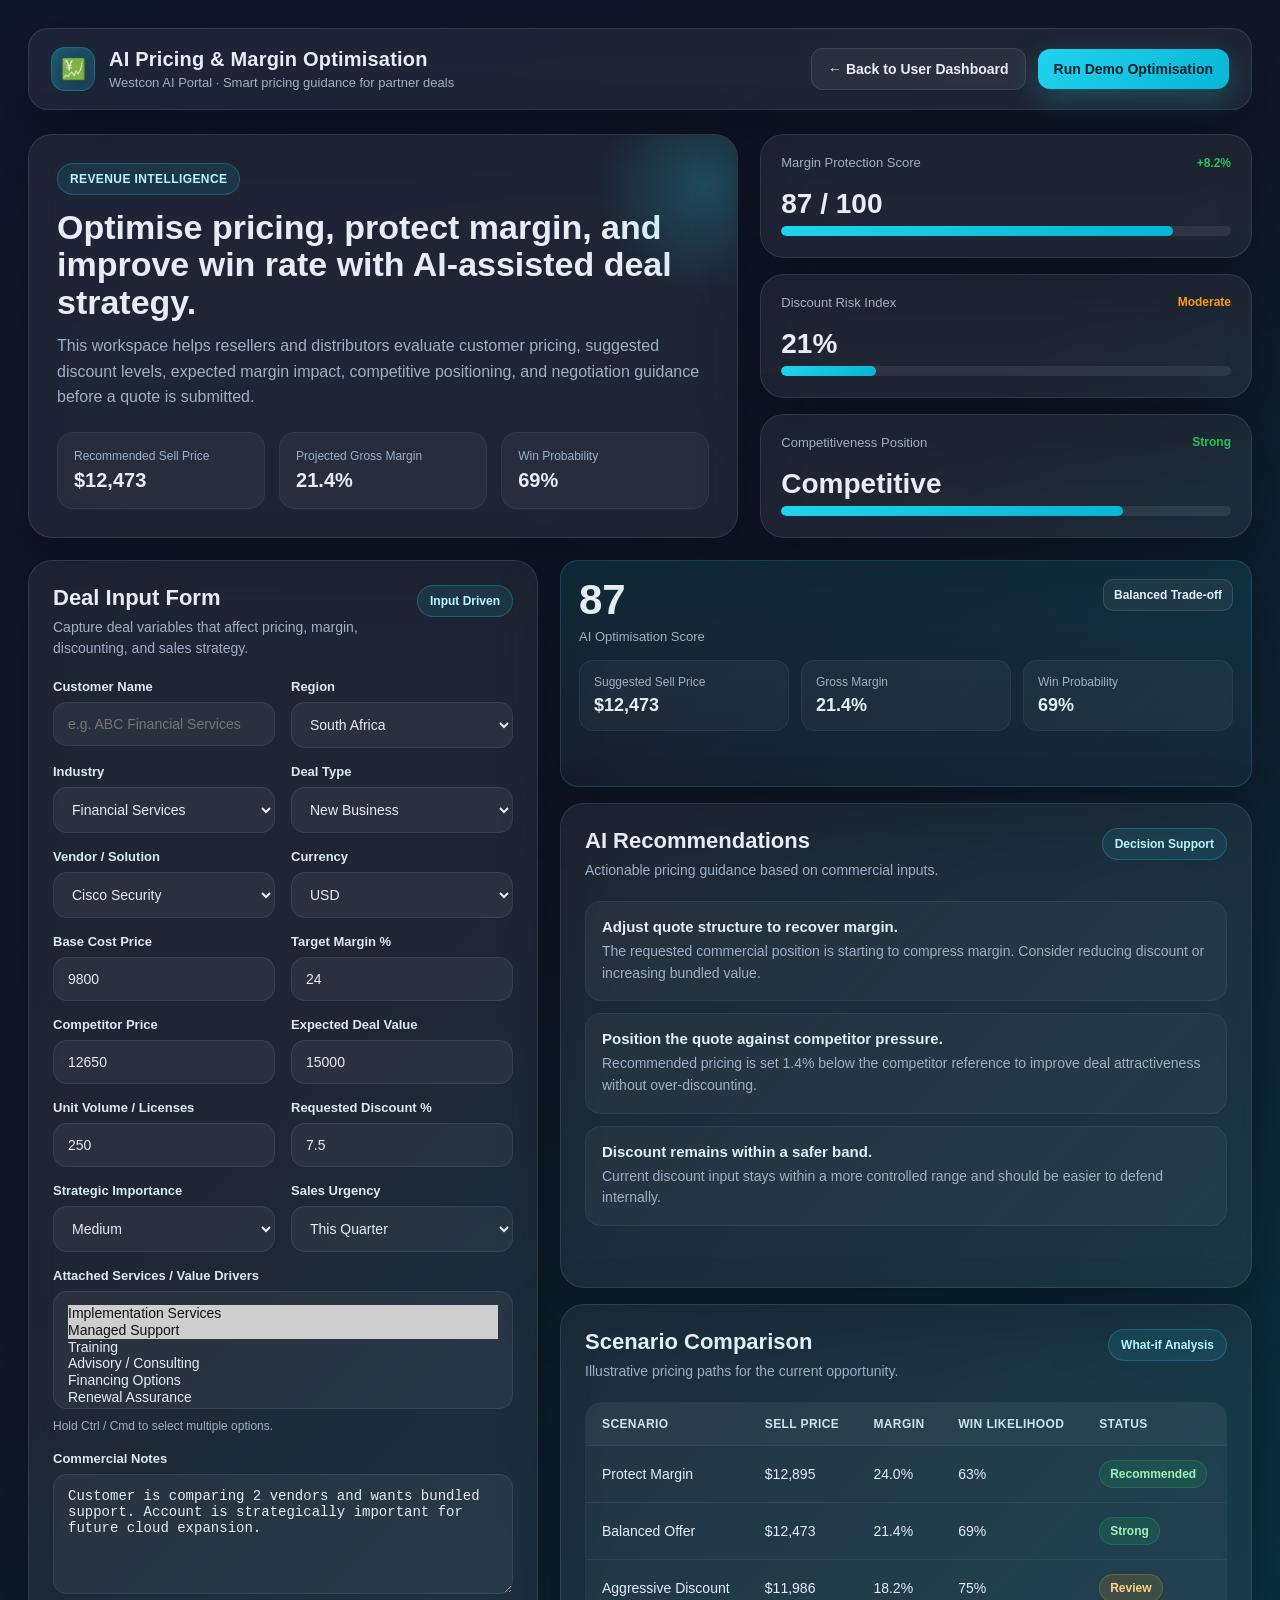
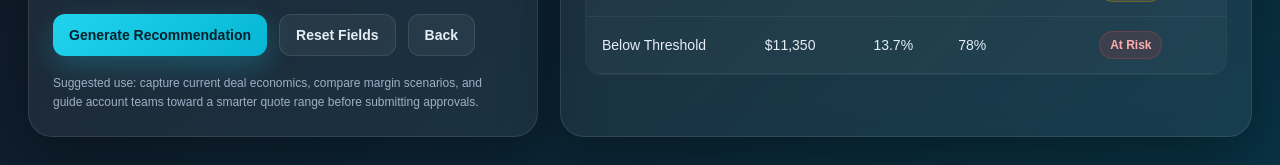
<file: aipricingandmarginoptimization.html>
<!DOCTYPE html>
<html lang="en">
<head>
  <meta charset="UTF-8" />
  <meta name="viewport" content="width=device-width, initial-scale=1.0" />
  <title>AI Pricing & Margin Optimisation | Westcon AI</title>
  <style>
    *{box-sizing:border-box;margin:0;padding:0}
    :root{
      --bg-1:#0f172a;
      --bg-2:#111827;
      --bg-3:#083344;
      --panel:rgba(255,255,255,0.06);
      --panel-strong:rgba(255,255,255,0.08);
      --line:rgba(255,255,255,0.10);
      --line-soft:rgba(255,255,255,0.06);
      --text:#e5eef7;
      --muted:#9fb0c7;
      --cyan:#22d3ee;
      --cyan-2:#06b6d4;
      --green:#22c55e;
      --amber:#f59e0b;
      --red:#ef4444;
      --shadow:0 20px 60px rgba(0,0,0,.35);
      --radius-xl:24px;
      --radius-lg:18px;
      --radius-md:14px;
    }

    body{
      font-family:Inter,Arial,sans-serif;
      background:linear-gradient(135deg,var(--bg-1) 0%,var(--bg-2) 45%,var(--bg-3) 100%);
      color:var(--text);
      min-height:100vh;
    }

    .container{
      max-width:1440px;
      margin:auto;
      padding:28px;
    }

    .topbar{
      display:flex;
      align-items:center;
      justify-content:space-between;
      gap:16px;
      padding:18px 22px;
      border:1px solid var(--line);
      background:var(--panel);
      backdrop-filter:blur(14px);
      border-radius:20px;
      box-shadow:var(--shadow);
      margin-bottom:24px;
    }

    .brand{
      display:flex;
      align-items:center;
      gap:14px;
    }

    .brand-badge{
      width:44px;
      height:44px;
      border-radius:14px;
      background:linear-gradient(135deg, rgba(34,211,238,.25), rgba(6,182,212,.10));
      border:1px solid rgba(34,211,238,.30);
      display:flex;
      align-items:center;
      justify-content:center;
      font-size:20px;
      box-shadow:inset 0 0 20px rgba(34,211,238,.15);
    }

    .brand-text h1{
      font-size:20px;
      font-weight:700;
      letter-spacing:.2px;
    }

    .brand-text p{
      margin-top:4px;
      color:var(--muted);
      font-size:13px;
    }

    .top-actions{
      display:flex;
      align-items:center;
      gap:12px;
      flex-wrap:wrap;
    }

    .btn{
      border:none;
      cursor:pointer;
      padding:12px 16px;
      border-radius:12px;
      font-weight:600;
      font-size:14px;
      transition:.2s ease;
      text-decoration:none;
      display:inline-flex;
      align-items:center;
      justify-content:center;
      gap:8px;
    }

    .btn:hover{
      transform:translateY(-1px);
    }

    .btn-secondary{
      background:rgba(255,255,255,.05);
      color:var(--text);
      border:1px solid var(--line);
    }

    .btn-primary{
      background:linear-gradient(135deg,var(--cyan),var(--cyan-2));
      color:#06202b;
      box-shadow:0 10px 30px rgba(34,211,238,.25);
    }

    .hero{
      display:grid;
      grid-template-columns:1.3fr .9fr;
      gap:22px;
      margin-bottom:22px;
    }

    .hero-card, .stat-card, .panel{
      background:var(--panel);
      border:1px solid var(--line);
      border-radius:var(--radius-xl);
      backdrop-filter:blur(14px);
      box-shadow:var(--shadow);
    }

    .hero-main{
      padding:28px;
      position:relative;
      overflow:hidden;
    }

    .hero-main:before{
      content:"";
      position:absolute;
      right:-80px;
      top:-60px;
      width:220px;
      height:220px;
      background:radial-gradient(circle, rgba(34,211,238,.22) 0%, rgba(34,211,238,0) 70%);
      pointer-events:none;
    }

    .eyebrow{
      display:inline-flex;
      align-items:center;
      gap:8px;
      padding:8px 12px;
      border-radius:999px;
      border:1px solid rgba(34,211,238,.25);
      background:rgba(34,211,238,.10);
      color:#baf6ff;
      font-size:12px;
      font-weight:700;
      letter-spacing:.4px;
      text-transform:uppercase;
      margin-bottom:14px;
    }

    .hero-main h2{
      font-size:34px;
      line-height:1.1;
      margin-bottom:12px;
      max-width:760px;
    }

    .hero-main p{
      color:var(--muted);
      line-height:1.6;
      max-width:760px;
      margin-bottom:22px;
    }

    .hero-highlights{
      display:grid;
      grid-template-columns:repeat(3,1fr);
      gap:14px;
    }

    .mini{
      padding:16px;
      border-radius:16px;
      background:rgba(255,255,255,.04);
      border:1px solid var(--line-soft);
    }

    .mini .label{
      color:var(--muted);
      font-size:12px;
      margin-bottom:6px;
    }

    .mini .value{
      font-size:20px;
      font-weight:700;
    }

    .hero-side{
      display:grid;
      grid-template-rows:repeat(3,1fr);
      gap:16px;
    }

    .stat-card{
      padding:20px;
    }

    .stat-top{
      display:flex;
      align-items:center;
      justify-content:space-between;
      margin-bottom:18px;
    }

    .stat-label{
      color:var(--muted);
      font-size:13px;
    }

    .stat-value{
      font-size:28px;
      font-weight:800;
      margin-bottom:6px;
    }

    .trend{
      font-size:12px;
      font-weight:700;
    }

    .up{color:var(--green)}
    .warn{color:var(--amber)}
    .down{color:var(--red)}

    .progress{
      width:100%;
      height:10px;
      border-radius:999px;
      background:rgba(255,255,255,.08);
      overflow:hidden;
    }

    .progress > span{
      display:block;
      height:100%;
      border-radius:999px;
      background:linear-gradient(135deg,var(--cyan),var(--cyan-2));
    }

    .layout{
      display:grid;
      grid-template-columns:1.1fr .9fr;
      gap:22px;
    }

    .panel{
      padding:24px;
    }

    .panel-head{
      display:flex;
      align-items:flex-start;
      justify-content:space-between;
      gap:16px;
      margin-bottom:20px;
    }

    .panel-head h3{
      font-size:22px;
      margin-bottom:6px;
    }

    .panel-head p{
      color:var(--muted);
      font-size:14px;
      line-height:1.5;
    }

    .chip{
      padding:8px 12px;
      border-radius:999px;
      border:1px solid rgba(34,211,238,.25);
      background:rgba(34,211,238,.10);
      color:#baf6ff;
      font-size:12px;
      font-weight:700;
      white-space:nowrap;
    }

    .form-grid{
      display:grid;
      grid-template-columns:repeat(2,1fr);
      gap:16px;
    }

    .field{
      display:flex;
      flex-direction:column;
      gap:8px;
    }

    .field.full{
      grid-column:1 / -1;
    }

    label{
      font-size:13px;
      font-weight:600;
      color:#dbe9f7;
    }

    input, select, textarea{
      width:100%;
      border:none;
      outline:none;
      padding:13px 14px;
      border-radius:14px;
      background:rgba(255,255,255,.05);
      border:1px solid rgba(255,255,255,.08);
      color:var(--text);
      font-size:14px;
      transition:.2s ease;
    }

    input:focus, select:focus, textarea:focus{
      border-color:rgba(34,211,238,.45);
      box-shadow:0 0 0 3px rgba(34,211,238,.10);
    }

    select[multiple]{
      min-height:118px;
    }

    textarea{
      min-height:120px;
      resize:vertical;
    }

    .helper{
      color:var(--muted);
      font-size:12px;
      line-height:1.5;
    }

    .form-actions{
      display:flex;
      gap:12px;
      margin-top:20px;
      flex-wrap:wrap;
    }

    .results{
      display:grid;
      gap:16px;
    }

    .score-card{
      padding:18px;
      border-radius:18px;
      background:linear-gradient(180deg, rgba(34,211,238,.10), rgba(255,255,255,.03));
      border:1px solid rgba(34,211,238,.20);
    }

    .score-card .top{
      display:flex;
      align-items:flex-start;
      justify-content:space-between;
      gap:14px;
      margin-bottom:16px;
    }

    .score{
      font-size:42px;
      font-weight:800;
      line-height:1;
    }

    .score-sub{
      color:var(--muted);
      font-size:13px;
      margin-top:8px;
    }

    .badge{
      padding:8px 10px;
      border-radius:10px;
      font-size:12px;
      font-weight:700;
      border:1px solid rgba(255,255,255,.12);
      background:rgba(255,255,255,.06);
    }

    .kpis{
      display:grid;
      grid-template-columns:repeat(3,1fr);
      gap:12px;
      margin-top:12px;
    }

    .kpi{
      padding:14px;
      border-radius:14px;
      background:rgba(255,255,255,.04);
      border:1px solid var(--line-soft);
    }

    .kpi .k{
      color:var(--muted);
      font-size:12px;
      margin-bottom:6px;
    }

    .kpi .v{
      font-size:18px;
      font-weight:700;
    }

    .insight-list{
      display:grid;
      gap:12px;
    }

    .insight{
      padding:16px;
      border-radius:16px;
      background:rgba(255,255,255,.04);
      border:1px solid var(--line-soft);
    }

    .insight h4{
      font-size:15px;
      margin-bottom:6px;
    }

    .insight p{
      color:var(--muted);
      line-height:1.55;
      font-size:14px;
    }

    .table-wrap{
      overflow:auto;
      border-radius:16px;
      border:1px solid var(--line-soft);
    }

    table{
      width:100%;
      border-collapse:collapse;
      min-width:640px;
      background:rgba(255,255,255,.03);
    }

    th, td{
      padding:14px 16px;
      text-align:left;
      border-bottom:1px solid rgba(255,255,255,.06);
      font-size:14px;
    }

    th{
      color:#cbe4f4;
      font-size:12px;
      letter-spacing:.4px;
      text-transform:uppercase;
      background:rgba(255,255,255,.03);
    }

    .pill{
      display:inline-flex;
      align-items:center;
      padding:6px 10px;
      border-radius:999px;
      font-size:12px;
      font-weight:700;
    }

    .pill.good{
      background:rgba(34,197,94,.14);
      color:#9ef0b7;
      border:1px solid rgba(34,197,94,.25);
    }

    .pill.mid{
      background:rgba(245,158,11,.14);
      color:#ffd28a;
      border:1px solid rgba(245,158,11,.25);
    }

    .pill.risk{
      background:rgba(239,68,68,.14);
      color:#ffadad;
      border:1px solid rgba(239,68,68,.25);
    }

    .footer-note{
      margin-top:18px;
      color:var(--muted);
      font-size:12px;
      line-height:1.6;
    }

    @media (max-width: 1120px){
      .hero,
      .layout{
        grid-template-columns:1fr;
      }

      .hero-side{
        grid-template-columns:repeat(3,1fr);
        grid-template-rows:none;
      }
    }

    @media (max-width: 860px){
      .hero-highlights,
      .form-grid,
      .kpis,
      .hero-side{
        grid-template-columns:1fr;
      }

      .topbar{
        flex-direction:column;
        align-items:flex-start;
      }

      .top-actions{
        width:100%;
      }

      .top-actions .btn{
        flex:1;
      }

      .hero-main h2{
        font-size:28px;
      }
    }
  </style>
</head>
<body>
  <div class="container">
    <header class="topbar">
      <div class="brand">
        <div class="brand-badge">💹</div>
        <div class="brand-text">
          <h1>AI Pricing & Margin Optimisation</h1>
          <p>Westcon AI Portal · Smart pricing guidance for partner deals</p>
        </div>
      </div>

      <div class="top-actions">
        <a href="userdashboard.html" class="btn btn-secondary">← Back to User Dashboard</a>
        <button class="btn btn-primary" id="runDemoTop">Run Demo Optimisation</button>
      </div>
    </header>

    <section class="hero">
      <div class="hero-card hero-main">
        <div class="eyebrow">Revenue Intelligence</div>
        <h2>Optimise pricing, protect margin, and improve win rate with AI-assisted deal strategy.</h2>
        <p>
          This workspace helps resellers and distributors evaluate customer pricing, suggested discount levels,
          expected margin impact, competitive positioning, and negotiation guidance before a quote is submitted.
        </p>

        <div class="hero-highlights">
          <div class="mini">
            <div class="label">Recommended Sell Price</div>
            <div class="value" id="heroSellPrice">$12,480</div>
          </div>
          <div class="mini">
            <div class="label">Projected Gross Margin</div>
            <div class="value" id="heroMargin">23.4%</div>
          </div>
          <div class="mini">
            <div class="label">Win Probability</div>
            <div class="value" id="heroWinRate">74%</div>
          </div>
        </div>
      </div>

      <div class="hero-side">
        <div class="stat-card">
          <div class="stat-top">
            <div class="stat-label">Margin Protection Score</div>
            <div class="trend up">+8.2%</div>
          </div>
          <div class="stat-value" id="marginScore">88 / 100</div>
          <div class="progress"><span id="marginBar" style="width:88%"></span></div>
        </div>

        <div class="stat-card">
          <div class="stat-top">
            <div class="stat-label">Discount Risk Index</div>
            <div class="trend warn">Moderate</div>
          </div>
          <div class="stat-value" id="discountRisk">31%</div>
          <div class="progress"><span id="riskBar" style="width:31%"></span></div>
        </div>

        <div class="stat-card">
          <div class="stat-top">
            <div class="stat-label">Competitiveness Position</div>
            <div class="trend up">Strong</div>
          </div>
          <div class="stat-value" id="competitiveness">Top Quartile</div>
          <div class="progress"><span id="compBar" style="width:79%"></span></div>
        </div>
      </div>
    </section>

    <section class="layout">
      <div class="panel">
        <div class="panel-head">
          <div>
            <h3>Deal Input Form</h3>
            <p>Capture deal variables that affect pricing, margin, discounting, and sales strategy.</p>
          </div>
          <div class="chip">Input Driven</div>
        </div>

        <form id="pricingForm">
          <div class="form-grid">
            <div class="field">
              <label for="customerName">Customer Name</label>
              <input id="customerName" type="text" placeholder="e.g. ABC Financial Services" />
            </div>

            <div class="field">
              <label for="region">Region</label>
              <select id="region">
                <option>South Africa</option>
                <option>Sub-Saharan Africa</option>
                <option>Middle East</option>
                <option>Europe</option>
                <option>Global</option>
              </select>
            </div>

            <div class="field">
              <label for="industry">Industry</label>
              <select id="industry">
                <option>Financial Services</option>
                <option>Healthcare</option>
                <option>Retail</option>
                <option>Education</option>
                <option>Manufacturing</option>
                <option>Government</option>
                <option>Telecommunications</option>
              </select>
            </div>

            <div class="field">
              <label for="dealType">Deal Type</label>
              <select id="dealType">
                <option>New Business</option>
                <option>Renewal</option>
                <option>Upsell</option>
                <option>Cross-sell</option>
                <option>Strategic Bid</option>
              </select>
            </div>

            <div class="field">
              <label for="vendor">Vendor / Solution</label>
              <select id="vendor">
                <option>Cisco Security</option>
                <option>Cisco Networking</option>
                <option>Microsoft Cloud</option>
                <option>AWS</option>
                <option>Palo Alto</option>
                <option>Fortinet</option>
              </select>
            </div>

            <div class="field">
              <label for="currency">Currency</label>
              <select id="currency">
                <option>USD</option>
                <option>ZAR</option>
                <option>EUR</option>
                <option>GBP</option>
              </select>
            </div>

            <div class="field">
              <label for="costPrice">Base Cost Price</label>
              <input id="costPrice" type="number" step="0.01" value="9800" placeholder="e.g. 9800" />
            </div>

            <div class="field">
              <label for="targetMargin">Target Margin %</label>
              <input id="targetMargin" type="number" step="0.1" value="24" placeholder="e.g. 24" />
            </div>

            <div class="field">
              <label for="competitorPrice">Competitor Price</label>
              <input id="competitorPrice" type="number" step="0.01" value="12650" placeholder="e.g. 12650" />
            </div>

            <div class="field">
              <label for="dealValue">Expected Deal Value</label>
              <input id="dealValue" type="number" step="0.01" value="15000" placeholder="e.g. 15000" />
            </div>

            <div class="field">
              <label for="volume">Unit Volume / Licenses</label>
              <input id="volume" type="number" value="250" placeholder="e.g. 250" />
            </div>

            <div class="field">
              <label for="discountBand">Requested Discount %</label>
              <input id="discountBand" type="number" step="0.1" value="7.5" placeholder="e.g. 7.5" />
            </div>

            <div class="field">
              <label for="strategic">Strategic Importance</label>
              <select id="strategic">
                <option>High</option>
                <option selected>Medium</option>
                <option>Low</option>
              </select>
            </div>

            <div class="field">
              <label for="urgency">Sales Urgency</label>
              <select id="urgency">
                <option>Immediate</option>
                <option selected>This Quarter</option>
                <option>Next Quarter</option>
                <option>Long Cycle</option>
              </select>
            </div>

            <div class="field full">
              <label for="services">Attached Services / Value Drivers</label>
              <select id="services" multiple>
                <option selected>Implementation Services</option>
                <option selected>Managed Support</option>
                <option>Training</option>
                <option>Advisory / Consulting</option>
                <option>Financing Options</option>
                <option>Renewal Assurance</option>
              </select>
              <div class="helper">Hold Ctrl / Cmd to select multiple options.</div>
            </div>

            <div class="field full">
              <label for="notes">Commercial Notes</label>
              <textarea id="notes" placeholder="Add deal context, buying signals, negotiation pressure, executive sponsorship, competitor threats, or renewal risks.">Customer is comparing 2 vendors and wants bundled support. Account is strategically important for future cloud expansion.</textarea>
            </div>
          </div>

          <div class="form-actions">
            <button type="button" class="btn btn-primary" id="runDemo">Generate Recommendation</button>
            <button type="reset" class="btn btn-secondary">Reset Fields</button>
            <a href="userdashboard.html" class="btn btn-secondary">Back</a>
          </div>
        </form>

        <div class="footer-note">
          Suggested use: capture current deal economics, compare margin scenarios, and guide account teams toward a smarter quote range before submitting approvals.
        </div>
      </div>

      <div class="results">
        <div class="panel score-card">
          <div class="top">
            <div>
              <div class="score" id="scoreValue">88</div>
              <div class="score-sub">AI Optimisation Score</div>
            </div>
            <div class="badge" id="scoreBadge">Healthy Margin Position</div>
          </div>

          <div class="kpis">
            <div class="kpi">
              <div class="k">Suggested Sell Price</div>
              <div class="v" id="sellPrice">$12,480</div>
            </div>
            <div class="kpi">
              <div class="k">Gross Margin</div>
              <div class="v" id="grossMargin">23.4%</div>
            </div>
            <div class="kpi">
              <div class="k">Win Probability</div>
              <div class="v" id="winProb">74%</div>
            </div>
          </div>
        </div>

        <div class="panel">
          <div class="panel-head">
            <div>
              <h3>AI Recommendations</h3>
              <p>Actionable pricing guidance based on commercial inputs.</p>
            </div>
            <div class="chip">Decision Support</div>
          </div>

          <div class="insight-list" id="insights">
            <div class="insight">
              <h4>Price slightly below the competitor while protecting target margin.</h4>
              <p>Suggested quote positioning is close enough to stay competitive without giving away unnecessary discount on the first pass.</p>
            </div>
            <div class="insight">
              <h4>Bundle managed support to justify commercial value.</h4>
              <p>Packaging support and implementation can improve deal defensibility and reduce direct price comparison pressure.</p>
            </div>
            <div class="insight">
              <h4>Escalate only if discount exceeds the safe threshold.</h4>
              <p>Any move beyond the recommended discount band should require commercial approval because margin erosion increases sharply after that point.</p>
            </div>
          </div>
        </div>

        <div class="panel">
          <div class="panel-head">
            <div>
              <h3>Scenario Comparison</h3>
              <p>Illustrative pricing paths for the current opportunity.</p>
            </div>
            <div class="chip">What-if Analysis</div>
          </div>

          <div class="table-wrap">
            <table>
              <thead>
                <tr>
                  <th>Scenario</th>
                  <th>Sell Price</th>
                  <th>Margin</th>
                  <th>Win Likelihood</th>
                  <th>Status</th>
                </tr>
              </thead>
              <tbody id="scenarioTable">
                <tr>
                  <td>Protect Margin</td>
                  <td>$12,900</td>
                  <td>24.0%</td>
                  <td>68%</td>
                  <td><span class="pill good">Recommended</span></td>
                </tr>
                <tr>
                  <td>Balanced Offer</td>
                  <td>$12,480</td>
                  <td>23.4%</td>
                  <td>74%</td>
                  <td><span class="pill good">Strong</span></td>
                </tr>
                <tr>
                  <td>Aggressive Discount</td>
                  <td>$11,990</td>
                  <td>18.3%</td>
                  <td>81%</td>
                  <td><span class="pill mid">Review</span></td>
                </tr>
                <tr>
                  <td>Below Threshold</td>
                  <td>$11,350</td>
                  <td>13.7%</td>
                  <td>84%</td>
                  <td><span class="pill risk">At Risk</span></td>
                </tr>
              </tbody>
            </table>
          </div>
        </div>
      </div>
    </section>
  </div>

  <script>
    function formatCurrency(value, currency){
      try{
        return new Intl.NumberFormat('en-US', {
          style:'currency',
          currency: currency || 'USD',
          maximumFractionDigits:0
        }).format(value);
      }catch(e){
        return '$' + Math.round(value).toLocaleString();
      }
    }

    function generateRecommendation(){
      const currency = document.getElementById('currency').value || 'USD';
      const cost = parseFloat(document.getElementById('costPrice').value) || 0;
      const targetMargin = parseFloat(document.getElementById('targetMargin').value) || 0;
      const competitor = parseFloat(document.getElementById('competitorPrice').value) || 0;
      const requestedDiscount = parseFloat(document.getElementById('discountBand').value) || 0;
      const strategic = document.getElementById('strategic').value;
      const dealType = document.getElementById('dealType').value;
      const urgency = document.getElementById('urgency').value;

      let baseSell = cost / (1 - (targetMargin / 100 || 0.24));
      if (!isFinite(baseSell) || baseSell <= 0) baseSell = cost * 1.24;

      let recommendedSell = baseSell;

      if (competitor > 0) {
        recommendedSell = Math.min(baseSell, competitor * 0.986);
        recommendedSell = Math.max(recommendedSell, cost * 1.16);
      }

      if (requestedDiscount > 10) recommendedSell *= 0.985;
      if (strategic === 'High') recommendedSell *= 0.99;
      if (dealType === 'Renewal') recommendedSell *= 0.995;
      if (urgency === 'Immediate') recommendedSell *= 0.993;

      const margin = ((recommendedSell - cost) / recommendedSell) * 100;
      const competitivenessGap = competitor > 0 ? ((competitor - recommendedSell) / competitor) * 100 : 1.5;
      let winProbability = 65 + Math.max(0, competitivenessGap * 3.2);

      if (strategic === 'High') winProbability += 4;
      if (dealType === 'Renewal') winProbability += 3;
      if (requestedDiscount > 12) winProbability += 2;
      if (margin < 18) winProbability -= 4;

      winProbability = Math.max(45, Math.min(91, winProbability));

      let score = Math.round((margin * 2.6) + (winProbability * 0.45));
      score = Math.max(52, Math.min(96, score));

      const risk = Math.max(8, Math.min(79, Math.round((requestedDiscount * 2.8) + (margin < 18 ? 15 : 0))));
      const competitiveness = Math.max(45, Math.min(95, Math.round(68 + competitivenessGap * 6)));

      document.getElementById('sellPrice').textContent = formatCurrency(recommendedSell, currency);
      document.getElementById('grossMargin').textContent = margin.toFixed(1) + '%';
      document.getElementById('winProb').textContent = Math.round(winProbability) + '%';
      document.getElementById('scoreValue').textContent = score;

      document.getElementById('heroSellPrice').textContent = formatCurrency(recommendedSell, currency);
      document.getElementById('heroMargin').textContent = margin.toFixed(1) + '%';
      document.getElementById('heroWinRate').textContent = Math.round(winProbability) + '%';

      document.getElementById('marginScore').textContent = score + ' / 100';
      document.getElementById('discountRisk').textContent = risk + '%';
      document.getElementById('competitiveness').textContent = competitiveness >= 78 ? 'Top Quartile' : competitiveness >= 62 ? 'Competitive' : 'Needs Attention';

      document.getElementById('marginBar').style.width = score + '%';
      document.getElementById('riskBar').style.width = risk + '%';
      document.getElementById('compBar').style.width = competitiveness + '%';

      const badge = document.getElementById('scoreBadge');
      if (margin >= 22){
        badge.textContent = 'Healthy Margin Position';
      } else if (margin >= 18){
        badge.textContent = 'Balanced Trade-off';
      } else {
        badge.textContent = 'Margin Pressure Detected';
      }

      const insights = document.getElementById('insights');
      insights.innerHTML = `
        <div class="insight">
          <h4>${margin >= 22 ? 'Protect the current price corridor.' : 'Adjust quote structure to recover margin.'}</h4>
          <p>${margin >= 22
            ? 'The current recommendation keeps the deal competitive while remaining above a healthy gross margin threshold.'
            : 'The requested commercial position is starting to compress margin. Consider reducing discount or increasing bundled value.'}
          </p>
        </div>
        <div class="insight">
          <h4>${competitor > 0 ? 'Position the quote against competitor pressure.' : 'Use value-led pricing.'}</h4>
          <p>${competitor > 0
            ? `Recommended pricing is set ${Math.abs(competitivenessGap).toFixed(1)}% ${competitivenessGap >= 0 ? 'below' : 'above'} the competitor reference to improve deal attractiveness without over-discounting.`
            : 'No competitor benchmark was provided, so the recommendation leans on target margin, urgency, and strategic value.'}
          </p>
        </div>
        <div class="insight">
          <h4>${requestedDiscount > 10 ? 'Approval workflow is advisable.' : 'Discount remains within a safer band.'}</h4>
          <p>${requestedDiscount > 10
            ? 'The requested discount level is high enough to justify a commercial review before final submission, especially if services are not attached.'
            : 'Current discount input stays within a more controlled range and should be easier to defend internally.'}
          </p>
        </div>
      `;

      const protect = baseSell;
      const balanced = recommendedSell;
      const aggressive = Math.max(cost * 1.183, recommendedSell * 0.961);
      const below = Math.max(cost * 1.137, recommendedSell * 0.91);

      document.getElementById('scenarioTable').innerHTML = `
        <tr>
          <td>Protect Margin</td>
          <td>${formatCurrency(protect, currency)}</td>
          <td>${(((protect - cost)/protect)*100).toFixed(1)}%</td>
          <td>${Math.max(58, Math.round(winProbability - 6))}%</td>
          <td><span class="pill good">Recommended</span></td>
        </tr>
        <tr>
          <td>Balanced Offer</td>
          <td>${formatCurrency(balanced, currency)}</td>
          <td>${margin.toFixed(1)}%</td>
          <td>${Math.round(winProbability)}%</td>
          <td><span class="pill good">Strong</span></td>
        </tr>
        <tr>
          <td>Aggressive Discount</td>
          <td>${formatCurrency(aggressive, currency)}</td>
          <td>${(((aggressive - cost)/aggressive)*100).toFixed(1)}%</td>
          <td>${Math.min(92, Math.round(winProbability + 6))}%</td>
          <td><span class="pill mid">Review</span></td>
        </tr>
        <tr>
          <td>Below Threshold</td>
          <td>${formatCurrency(below, currency)}</td>
          <td>${(((below - cost)/below)*100).toFixed(1)}%</td>
          <td>${Math.min(94, Math.round(winProbability + 9))}%</td>
          <td><span class="pill risk">At Risk</span></td>
        </tr>
      `;
    }

    document.getElementById('runDemo').addEventListener('click', generateRecommendation);
    document.getElementById('runDemoTop').addEventListener('click', generateRecommendation);

    document.getElementById('pricingForm').addEventListener('reset', function(){
      setTimeout(generateRecommendation, 20);
    });

    window.addEventListener('load', generateRecommendation);
  </script>
</body>
</html>
</file>
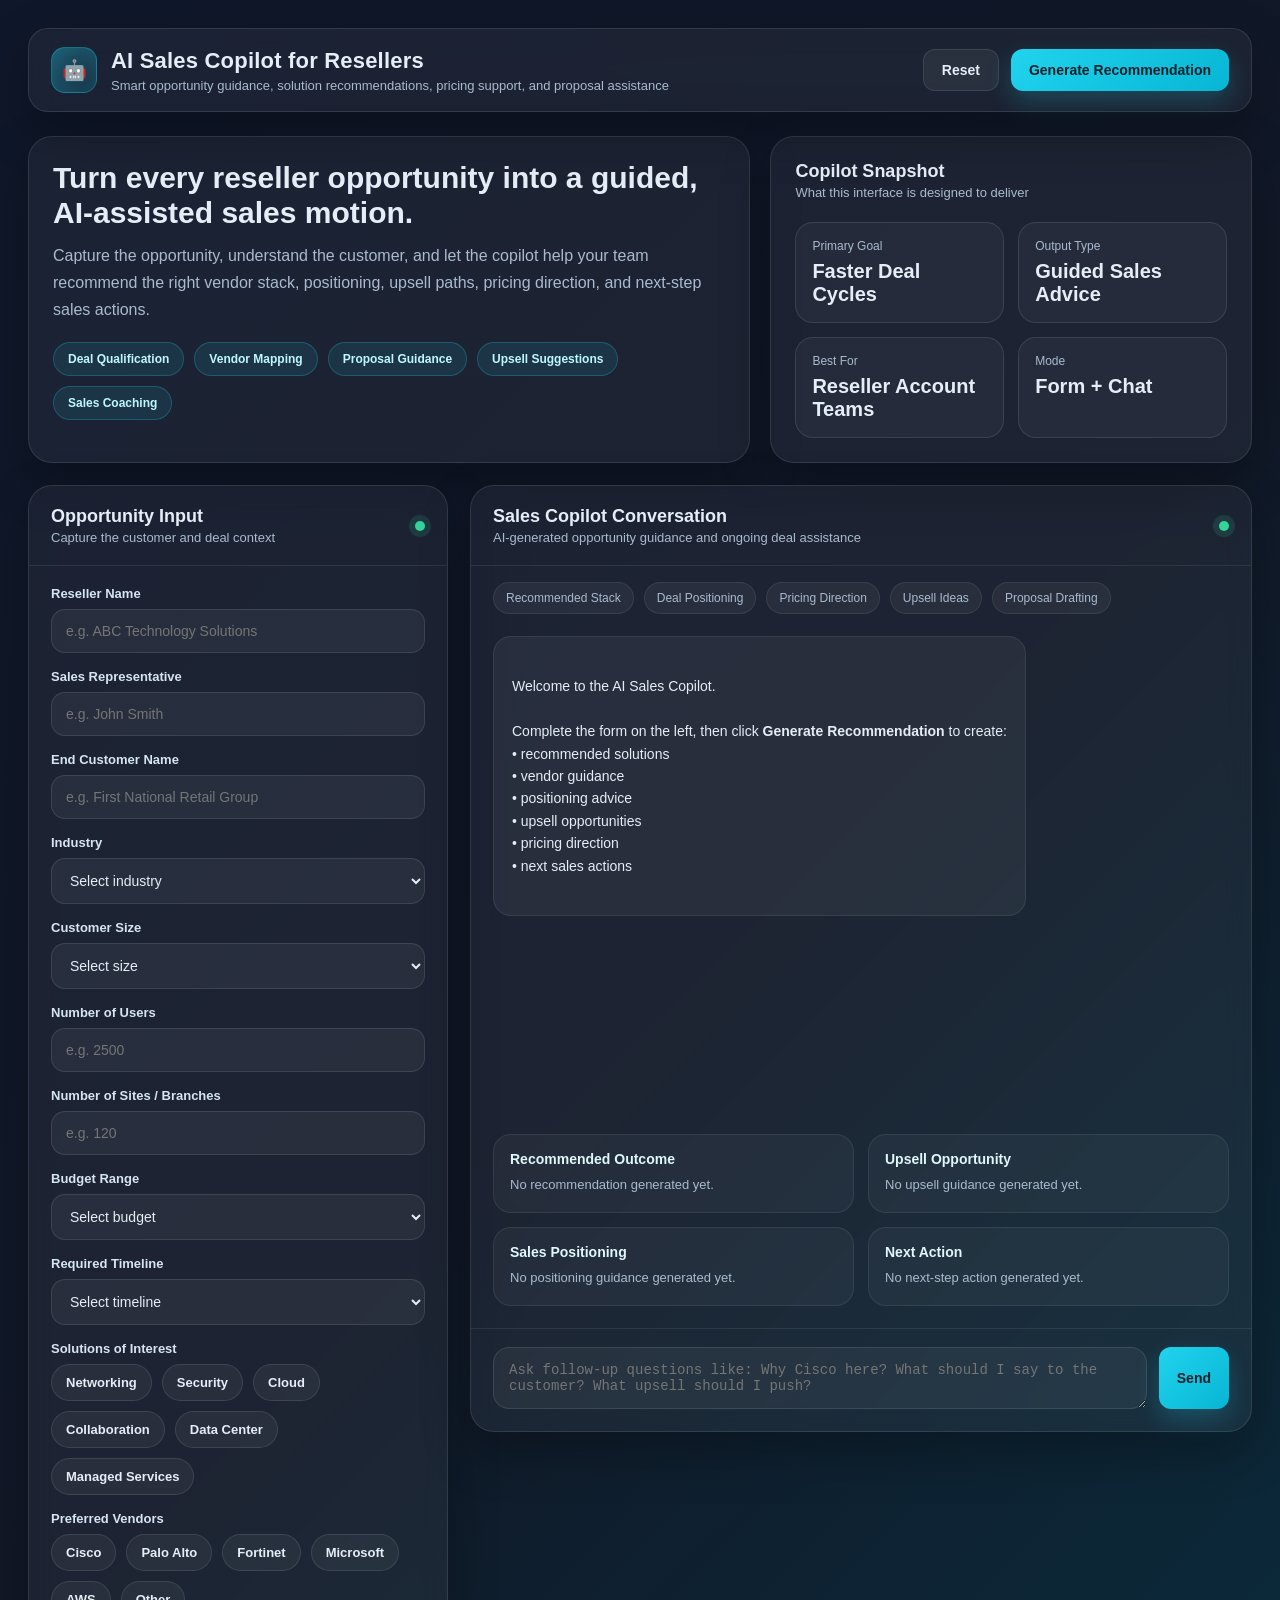
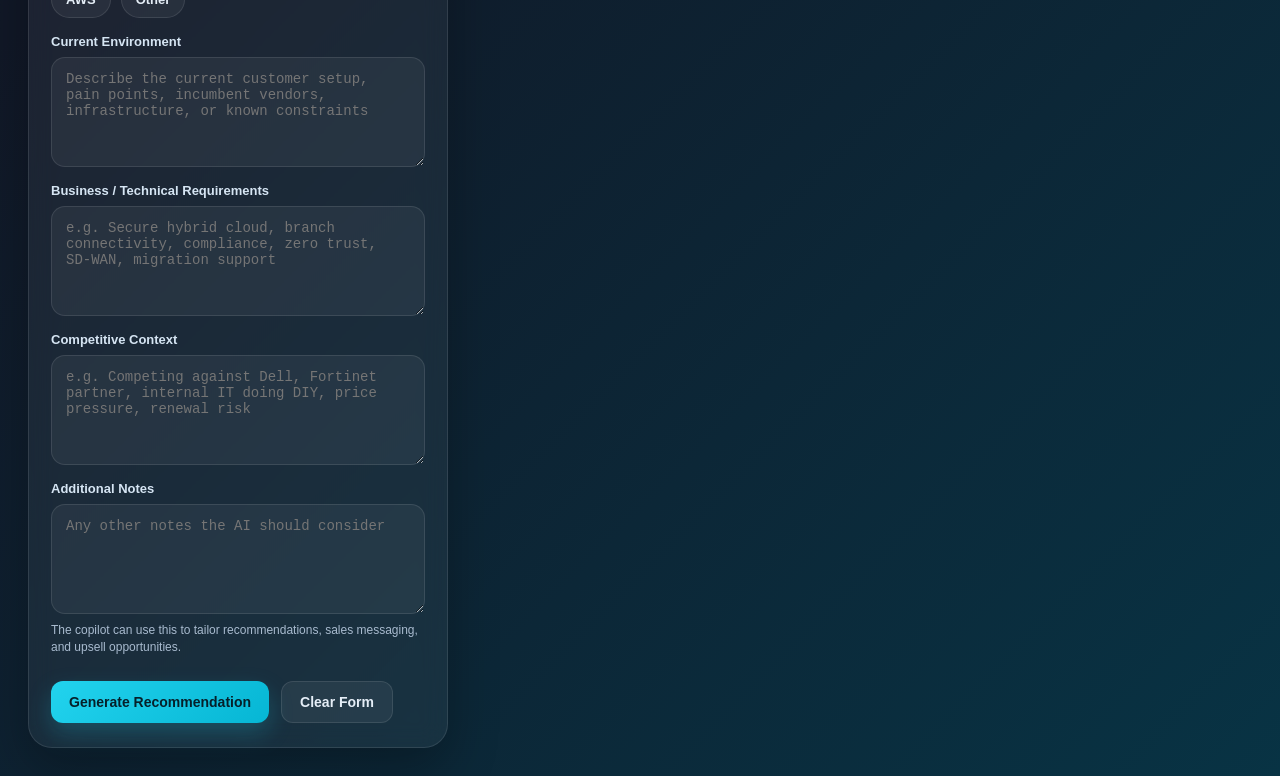
<file: aisalescopilot.html>
<!DOCTYPE html>
<html lang="en">
<head>
  <meta charset="UTF-8" />
  <meta name="viewport" content="width=device-width, initial-scale=1.0" />
  <title>AI Sales Copilot | Westcon AI Portal</title>
  <style>
    * {
      box-sizing: border-box;
      margin: 0;
      padding: 0;
    }

    :root{
      --bg-1:#0f172a;
      --bg-2:#111827;
      --bg-3:#083344;
      --card:rgba(255,255,255,0.06);
      --card-strong:rgba(255,255,255,0.09);
      --border:rgba(255,255,255,0.10);
      --text:#e5eef7;
      --muted:#a9bbcf;
      --cyan:#22d3ee;
      --cyan-strong:#06b6d4;
      --green:#34d399;
      --amber:#fbbf24;
      --danger:#f87171;
      --shadow:0 20px 50px rgba(0,0,0,0.28);
    }

    body{
      font-family: Inter, Arial, sans-serif;
      background: linear-gradient(135deg, var(--bg-1) 0%, var(--bg-2) 45%, var(--bg-3) 100%);
      color: var(--text);
      min-height: 100vh;
    }

    .portal-wrap{
      width: 100%;
      max-width: 1450px;
      margin: 0 auto;
      padding: 28px;
    }

    .topbar{
      display:flex;
      align-items:center;
      justify-content:space-between;
      gap:16px;
      padding:18px 22px;
      border:1px solid var(--border);
      background:rgba(255,255,255,0.05);
      backdrop-filter: blur(14px);
      border-radius:20px;
      margin-bottom:24px;
      box-shadow: var(--shadow);
    }

    .brand{
      display:flex;
      align-items:center;
      gap:14px;
    }

    .brand-badge{
      width:46px;
      height:46px;
      border-radius:14px;
      background:linear-gradient(135deg, rgba(34,211,238,0.30), rgba(6,182,212,0.10));
      border:1px solid rgba(34,211,238,0.35);
      display:flex;
      align-items:center;
      justify-content:center;
      font-size:20px;
      box-shadow: inset 0 0 18px rgba(34,211,238,0.15);
    }

    .brand h1{
      font-size:22px;
      font-weight:700;
      letter-spacing:.2px;
    }

    .brand p{
      color:var(--muted);
      font-size:13px;
      margin-top:4px;
    }

    .topbar-actions{
      display:flex;
      gap:12px;
      flex-wrap:wrap;
    }

    .btn{
      border:none;
      border-radius:12px;
      padding:12px 18px;
      font-size:14px;
      font-weight:600;
      cursor:pointer;
      transition:all .2s ease;
    }

    .btn-primary{
      background:linear-gradient(135deg, var(--cyan), var(--cyan-strong));
      color:#06202a;
      box-shadow:0 10px 24px rgba(34,211,238,0.22);
    }

    .btn-primary:hover{
      transform:translateY(-1px);
      filter:brightness(1.04);
    }

    .btn-secondary{
      background:rgba(255,255,255,0.06);
      color:var(--text);
      border:1px solid var(--border);
    }

    .btn-secondary:hover{
      background:rgba(255,255,255,0.1);
    }

    .hero{
      display:grid;
      grid-template-columns: 1.2fr .8fr;
      gap:20px;
      margin-bottom:22px;
    }

    .hero-card,
    .stats-card{
      border:1px solid var(--border);
      background:rgba(255,255,255,0.05);
      border-radius:24px;
      padding:24px;
      box-shadow: var(--shadow);
    }

    .hero-card h2{
      font-size:30px;
      line-height:1.15;
      margin-bottom:12px;
    }

    .hero-card p{
      color:var(--muted);
      line-height:1.7;
      max-width:900px;
    }

    .hero-tags{
      display:flex;
      flex-wrap:wrap;
      gap:10px;
      margin-top:18px;
    }

    .tag{
      padding:9px 14px;
      border-radius:999px;
      background:rgba(34,211,238,0.10);
      border:1px solid rgba(34,211,238,0.24);
      color:#bff7ff;
      font-size:12px;
      font-weight:600;
    }

    .stats-grid{
      display:grid;
      grid-template-columns:1fr 1fr;
      gap:14px;
      margin-top:8px;
    }

    .stat-box{
      border:1px solid var(--border);
      border-radius:18px;
      padding:16px;
      background:rgba(255,255,255,0.04);
    }

    .stat-box span{
      display:block;
      color:var(--muted);
      font-size:12px;
      margin-bottom:7px;
    }

    .stat-box strong{
      font-size:20px;
      font-weight:700;
    }

    .workspace{
      display:grid;
      grid-template-columns: 420px 1fr;
      gap:22px;
      align-items:start;
    }

    .panel{
      border:1px solid var(--border);
      background:rgba(255,255,255,0.05);
      backdrop-filter: blur(12px);
      border-radius:24px;
      box-shadow: var(--shadow);
    }

    .panel-header{
      padding:20px 22px;
      border-bottom:1px solid rgba(255,255,255,0.08);
      display:flex;
      align-items:center;
      justify-content:space-between;
      gap:12px;
    }

    .panel-header h3{
      font-size:18px;
    }

    .panel-header p{
      color:var(--muted);
      font-size:13px;
      margin-top:3px;
    }

    .panel-body{
      padding:20px 22px 24px;
    }

    .form-grid{
      display:grid;
      gap:16px;
    }

    .field{
      display:flex;
      flex-direction:column;
      gap:8px;
    }

    .field label{
      font-size:13px;
      color:#d6e5f3;
      font-weight:600;
    }

    .field input,
    .field select,
    .field textarea{
      width:100%;
      border-radius:14px;
      border:1px solid rgba(255,255,255,0.10);
      background:rgba(255,255,255,0.05);
      color:var(--text);
      padding:13px 14px;
      font-size:14px;
      outline:none;
      transition:border .2s ease, background .2s ease, box-shadow .2s ease;
    }

    .field textarea{
      min-height:110px;
      resize:vertical;
    }

    .field input:focus,
    .field select:focus,
    .field textarea:focus{
      border-color:rgba(34,211,238,0.55);
      box-shadow:0 0 0 3px rgba(34,211,238,0.12);
      background:rgba(255,255,255,0.07);
    }

    .field small{
      color:var(--muted);
      line-height:1.45;
      font-size:12px;
    }

    .checkbox-group,
    .pill-group{
      display:flex;
      flex-wrap:wrap;
      gap:10px;
    }

    .check-pill{
      position:relative;
    }

    .check-pill input{
      position:absolute;
      opacity:0;
      pointer-events:none;
    }

    .check-pill label{
      display:inline-flex;
      align-items:center;
      gap:8px;
      padding:10px 14px;
      border-radius:999px;
      border:1px solid rgba(255,255,255,0.10);
      background:rgba(255,255,255,0.05);
      color:var(--text);
      cursor:pointer;
      font-size:13px;
      font-weight:600;
      transition:all .2s ease;
    }

    .check-pill input:checked + label{
      background:rgba(34,211,238,0.14);
      border-color:rgba(34,211,238,0.38);
      color:#c8fbff;
      box-shadow: inset 0 0 12px rgba(34,211,238,0.10);
    }

    .form-actions{
      display:flex;
      gap:12px;
      flex-wrap:wrap;
      padding-top:8px;
    }

    .chat-wrap{
      display:flex;
      flex-direction:column;
      min-height:740px;
    }

    .chat-body{
      padding:22px;
      display:flex;
      flex-direction:column;
      gap:16px;
      min-height:520px;
      max-height:520px;
      overflow-y:auto;
    }

    .message{
      max-width:84%;
      padding:16px 18px;
      border-radius:18px;
      line-height:1.6;
      font-size:14px;
      white-space:pre-wrap;
      word-wrap:break-word;
      border:1px solid rgba(255,255,255,0.08);
    }

    .message.user{
      align-self:flex-end;
      background:linear-gradient(135deg, rgba(34,211,238,0.20), rgba(6,182,212,0.12));
      border-color:rgba(34,211,238,0.28);
    }

    .message.ai{
      align-self:flex-start;
      background:rgba(255,255,255,0.05);
    }

    .message.ai.loading{
      color:#cfe6f4;
      font-style:italic;
    }

    .chat-toolbar{
      padding:16px 22px 0;
      display:flex;
      gap:10px;
      flex-wrap:wrap;
    }

    .mini-chip{
      background:rgba(255,255,255,0.05);
      border:1px solid rgba(255,255,255,0.08);
      color:var(--muted);
      padding:8px 12px;
      border-radius:999px;
      font-size:12px;
    }

    .chat-composer{
      margin-top:auto;
      padding:18px 22px 22px;
      border-top:1px solid rgba(255,255,255,0.08);
      display:grid;
      grid-template-columns: 1fr auto;
      gap:12px;
    }

    .chat-composer textarea{
      width:100%;
      min-height:60px;
      max-height:140px;
      resize:vertical;
      border-radius:16px;
      border:1px solid rgba(255,255,255,0.10);
      background:rgba(255,255,255,0.05);
      color:var(--text);
      padding:14px 15px;
      font-size:14px;
      outline:none;
    }

    .chat-composer textarea:focus{
      border-color:rgba(34,211,238,0.55);
      box-shadow:0 0 0 3px rgba(34,211,238,0.12);
    }

    .output-cards{
      display:grid;
      grid-template-columns:repeat(2, minmax(0,1fr));
      gap:14px;
      padding:0 22px 22px;
    }

    .output-card{
      border:1px solid rgba(255,255,255,0.08);
      background:rgba(255,255,255,0.04);
      border-radius:18px;
      padding:16px;
    }

    .output-card h4{
      font-size:14px;
      margin-bottom:8px;
      color:#dff8fb;
    }

    .output-card p{
      color:var(--muted);
      font-size:13px;
      line-height:1.6;
    }

    .status-dot{
      width:10px;
      height:10px;
      border-radius:50%;
      background:var(--green);
      box-shadow:0 0 0 6px rgba(52,211,153,0.14);
      flex-shrink:0;
    }

    @media (max-width: 1180px){
      .workspace{
        grid-template-columns:1fr;
      }

      .hero{
        grid-template-columns:1fr;
      }

      .chat-wrap{
        min-height:auto;
      }
    }

    @media (max-width: 720px){
      .portal-wrap{
        padding:16px;
      }

      .topbar{
        flex-direction:column;
        align-items:flex-start;
      }

      .chat-composer{
        grid-template-columns:1fr;
      }

      .output-cards{
        grid-template-columns:1fr;
      }

      .message{
        max-width:100%;
      }
    }
  </style>
</head>
<body>
  <div class="portal-wrap">

    <div class="topbar">
      <div class="brand">
        <div class="brand-badge">🤖</div>
        <div>
          <h1>AI Sales Copilot for Resellers</h1>
          <p>Smart opportunity guidance, solution recommendations, pricing support, and proposal assistance</p>
        </div>
      </div>

      <div class="topbar-actions">
        <button class="btn btn-secondary" type="button" onclick="resetCopilot()">Reset</button>
        <button class="btn btn-primary" type="button" onclick="submitOpportunity()">Generate Recommendation</button>
      </div>
    </div>

    <div class="hero">
      <div class="hero-card">
        <h2>Turn every reseller opportunity into a guided, AI-assisted sales motion.</h2>
        <p>
          Capture the opportunity, understand the customer, and let the copilot help your team recommend the right
          vendor stack, positioning, upsell paths, pricing direction, and next-step sales actions.
        </p>
        <div class="hero-tags">
          <div class="tag">Deal Qualification</div>
          <div class="tag">Vendor Mapping</div>
          <div class="tag">Proposal Guidance</div>
          <div class="tag">Upsell Suggestions</div>
          <div class="tag">Sales Coaching</div>
        </div>
      </div>

      <div class="stats-card">
        <div class="panel-header" style="padding:0 0 14px;border:none;">
          <div>
            <h3>Copilot Snapshot</h3>
            <p>What this interface is designed to deliver</p>
          </div>
        </div>
        <div class="stats-grid">
          <div class="stat-box">
            <span>Primary Goal</span>
            <strong>Faster Deal Cycles</strong>
          </div>
          <div class="stat-box">
            <span>Output Type</span>
            <strong>Guided Sales Advice</strong>
          </div>
          <div class="stat-box">
            <span>Best For</span>
            <strong>Reseller Account Teams</strong>
          </div>
          <div class="stat-box">
            <span>Mode</span>
            <strong>Form + Chat</strong>
          </div>
        </div>
      </div>
    </div>

    <div class="workspace">

      <!-- LEFT PANEL -->
      <div class="panel">
        <div class="panel-header">
          <div>
            <h3>Opportunity Input</h3>
            <p>Capture the customer and deal context</p>
          </div>
          <div class="status-dot"></div>
        </div>

        <div class="panel-body">
          <form id="copilotForm" class="form-grid">
            <div class="field">
              <label for="resellerName">Reseller Name</label>
              <input type="text" id="resellerName" placeholder="e.g. ABC Technology Solutions" />
            </div>

            <div class="field">
              <label for="salesRep">Sales Representative</label>
              <input type="text" id="salesRep" placeholder="e.g. John Smith" />
            </div>

            <div class="field">
              <label for="customerName">End Customer Name</label>
              <input type="text" id="customerName" placeholder="e.g. First National Retail Group" />
            </div>

            <div class="field">
              <label for="industry">Industry</label>
              <select id="industry">
                <option value="">Select industry</option>
                <option>Banking</option>
                <option>Retail</option>
                <option>Healthcare</option>
                <option>Education</option>
                <option>Government</option>
                <option>Manufacturing</option>
                <option>Logistics</option>
                <option>Telecommunications</option>
                <option>Hospitality</option>
                <option>Other</option>
              </select>
            </div>

            <div class="field">
              <label for="companySize">Customer Size</label>
              <select id="companySize">
                <option value="">Select size</option>
                <option>Small Business</option>
                <option>Mid-Market</option>
                <option>Enterprise</option>
                <option>Large Distributed Enterprise</option>
              </select>
            </div>

            <div class="field">
              <label for="users">Number of Users</label>
              <input type="number" id="users" placeholder="e.g. 2500" />
            </div>

            <div class="field">
              <label for="sites">Number of Sites / Branches</label>
              <input type="number" id="sites" placeholder="e.g. 120" />
            </div>

            <div class="field">
              <label for="budget">Budget Range</label>
              <select id="budget">
                <option value="">Select budget</option>
                <option>Low</option>
                <option>Medium</option>
                <option>High</option>
                <option>Strategic / Flexible</option>
              </select>
            </div>

            <div class="field">
              <label for="timeline">Required Timeline</label>
              <select id="timeline">
                <option value="">Select timeline</option>
                <option>Immediate</option>
                <option>0 - 3 Months</option>
                <option>3 - 6 Months</option>
                <option>6 - 12 Months</option>
              </select>
            </div>

            <div class="field">
              <label>Solutions of Interest</label>
              <div class="checkbox-group">
                <div class="check-pill">
                  <input type="checkbox" id="solNetworking" value="Networking" />
                  <label for="solNetworking">Networking</label>
                </div>
                <div class="check-pill">
                  <input type="checkbox" id="solSecurity" value="Security" />
                  <label for="solSecurity">Security</label>
                </div>
                <div class="check-pill">
                  <input type="checkbox" id="solCloud" value="Cloud" />
                  <label for="solCloud">Cloud</label>
                </div>
                <div class="check-pill">
                  <input type="checkbox" id="solCollab" value="Collaboration" />
                  <label for="solCollab">Collaboration</label>
                </div>
                <div class="check-pill">
                  <input type="checkbox" id="solDC" value="Data Center" />
                  <label for="solDC">Data Center</label>
                </div>
                <div class="check-pill">
                  <input type="checkbox" id="solManaged" value="Managed Services" />
                  <label for="solManaged">Managed Services</label>
                </div>
              </div>
            </div>

            <div class="field">
              <label>Preferred Vendors</label>
              <div class="checkbox-group">
                <div class="check-pill">
                  <input type="checkbox" id="venCisco" value="Cisco" />
                  <label for="venCisco">Cisco</label>
                </div>
                <div class="check-pill">
                  <input type="checkbox" id="venPaloAlto" value="Palo Alto" />
                  <label for="venPaloAlto">Palo Alto</label>
                </div>
                <div class="check-pill">
                  <input type="checkbox" id="venFortinet" value="Fortinet" />
                  <label for="venFortinet">Fortinet</label>
                </div>
                <div class="check-pill">
                  <input type="checkbox" id="venMicrosoft" value="Microsoft" />
                  <label for="venMicrosoft">Microsoft</label>
                </div>
                <div class="check-pill">
                  <input type="checkbox" id="venAWS" value="AWS" />
                  <label for="venAWS">AWS</label>
                </div>
                <div class="check-pill">
                  <input type="checkbox" id="venOther" value="Other" />
                  <label for="venOther">Other</label>
                </div>
              </div>
            </div>

            <div class="field">
              <label for="currentEnvironment">Current Environment</label>
              <textarea id="currentEnvironment" placeholder="Describe the current customer setup, pain points, incumbent vendors, infrastructure, or known constraints"></textarea>
            </div>

            <div class="field">
              <label for="requirements">Business / Technical Requirements</label>
              <textarea id="requirements" placeholder="e.g. Secure hybrid cloud, branch connectivity, compliance, zero trust, SD-WAN, migration support"></textarea>
            </div>

            <div class="field">
              <label for="competition">Competitive Context</label>
              <textarea id="competition" placeholder="e.g. Competing against Dell, Fortinet partner, internal IT doing DIY, price pressure, renewal risk"></textarea>
            </div>

            <div class="field">
              <label for="notes">Additional Notes</label>
              <textarea id="notes" placeholder="Any other notes the AI should consider"></textarea>
              <small>The copilot can use this to tailor recommendations, sales messaging, and upsell opportunities.</small>
            </div>

            <div class="form-actions">
              <button class="btn btn-primary" type="button" onclick="submitOpportunity()">Generate Recommendation</button>
              <button class="btn btn-secondary" type="button" onclick="resetCopilot()">Clear Form</button>
            </div>
          </form>
        </div>
      </div>

      <!-- RIGHT PANEL -->
      <div class="panel chat-wrap">
        <div class="panel-header">
          <div>
            <h3>Sales Copilot Conversation</h3>
            <p>AI-generated opportunity guidance and ongoing deal assistance</p>
          </div>
          <div class="status-dot"></div>
        </div>

        <div class="chat-toolbar">
          <div class="mini-chip">Recommended Stack</div>
          <div class="mini-chip">Deal Positioning</div>
          <div class="mini-chip">Pricing Direction</div>
          <div class="mini-chip">Upsell Ideas</div>
          <div class="mini-chip">Proposal Drafting</div>
        </div>

        <div class="chat-body" id="chatBody">
          <div class="message ai">
Welcome to the AI Sales Copilot.

Complete the form on the left, then click <strong>Generate Recommendation</strong> to create:
• recommended solutions
• vendor guidance
• positioning advice
• upsell opportunities
• pricing direction
• next sales actions
          </div>
        </div>

        <div class="output-cards">
          <div class="output-card">
            <h4>Recommended Outcome</h4>
            <p id="recommendedOutcome">No recommendation generated yet.</p>
          </div>
          <div class="output-card">
            <h4>Upsell Opportunity</h4>
            <p id="upsellOpportunity">No upsell guidance generated yet.</p>
          </div>
          <div class="output-card">
            <h4>Sales Positioning</h4>
            <p id="salesPositioning">No positioning guidance generated yet.</p>
          </div>
          <div class="output-card">
            <h4>Next Action</h4>
            <p id="nextAction">No next-step action generated yet.</p>
          </div>
        </div>

        <div class="chat-composer">
          <textarea id="chatInput" placeholder="Ask follow-up questions like: Why Cisco here? What should I say to the customer? What upsell should I push?"></textarea>
          <button class="btn btn-primary" type="button" onclick="sendFollowUp()">Send</button>
        </div>
      </div>

    </div>
  </div>

  <script>
    const chatBody = document.getElementById("chatBody");

    function getCheckedValues(selectorIds){
      return selectorIds
        .map(id => document.getElementById(id))
        .filter(el => el && el.checked)
        .map(el => el.value);
    }

    function getFormData(){
      return {
        resellerName: document.getElementById("resellerName").value.trim(),
        salesRep: document.getElementById("salesRep").value.trim(),
        customerName: document.getElementById("customerName").value.trim(),
        industry: document.getElementById("industry").value,
        companySize: document.getElementById("companySize").value,
        users: document.getElementById("users").value,
        sites: document.getElementById("sites").value,
        budget: document.getElementById("budget").value,
        timeline: document.getElementById("timeline").value,
        solutions: getCheckedValues([
          "solNetworking","solSecurity","solCloud","solCollab","solDC","solManaged"
        ]),
        vendors: getCheckedValues([
          "venCisco","venPaloAlto","venFortinet","venMicrosoft","venAWS","venOther"
        ]),
        currentEnvironment: document.getElementById("currentEnvironment").value.trim(),
        requirements: document.getElementById("requirements").value.trim(),
        competition: document.getElementById("competition").value.trim(),
        notes: document.getElementById("notes").value.trim()
      };
    }

    function appendMessage(type, text){
      const msg = document.createElement("div");
      msg.className = `message ${type}`;
      msg.innerHTML = text.replace(/\n/g, "<br>");
      chatBody.appendChild(msg);
      chatBody.scrollTop = chatBody.scrollHeight;
      return msg;
    }

    function buildSummaryPrompt(data){
      return `
Reseller: ${data.resellerName || "Not provided"}
Sales Rep: ${data.salesRep || "Not provided"}
End Customer: ${data.customerName || "Not provided"}
Industry: ${data.industry || "Not provided"}
Customer Size: ${data.companySize || "Not provided"}
Users: ${data.users || "Not provided"}
Sites: ${data.sites || "Not provided"}
Budget: ${data.budget || "Not provided"}
Timeline: ${data.timeline || "Not provided"}
Solutions of Interest: ${data.solutions.length ? data.solutions.join(", ") : "Not provided"}
Preferred Vendors: ${data.vendors.length ? data.vendors.join(", ") : "Not provided"}
Current Environment: ${data.currentEnvironment || "Not provided"}
Requirements: ${data.requirements || "Not provided"}
Competition: ${data.competition || "Not provided"}
Additional Notes: ${data.notes || "Not provided"}
      `.trim();
    }

    function generateMockCopilotResponse(data){
      const primaryIndustry = data.industry || "the customer";
      const solutionsText = data.solutions.length ? data.solutions.join(", ") : "networking and security";
      const vendorsText = data.vendors.length ? data.vendors.join(", ") : "Cisco, Palo Alto, Microsoft";
      const customerName = data.customerName || "this opportunity";

      const recommendation =
`Based on the opportunity, I would position a solution around ${solutionsText.toLowerCase()} for ${primaryIndustry.toLowerCase()} requirements.
Preferred vendor alignment suggests focusing on ${vendorsText}.
For ${customerName}, the proposal should balance technical fit, speed to value, and a roadmap for future expansion.`;

      const positioning =
`Lead with business outcomes first: resilience, visibility, security posture, simplified operations, and scalability.
Then connect each recommended vendor to a practical customer pain point rather than leading with product features alone.`;

      const upsell =
`Potential upsell areas include managed services, lifecycle support, advanced security layers, cloud optimisation, user adoption services, and recurring support contracts.`;

      const nextAction =
`Recommended next step: validate discovery details with the customer, confirm budget authority and timeline, then produce a tailored solution summary and proposal draft.`;

      const fullReply =
`Here is the initial AI Sales Copilot recommendation for this deal:

1. Recommended Sales Direction
Position a solution built around ${solutionsText || "the identified requirements"} aligned to the customer's business drivers, deployment urgency, and budget posture.

2. Vendor Guidance
Use ${vendorsText} as the initial vendor lens, but keep flexibility in case the customer prioritises cost, integration simplicity, or incumbent preference.

3. Positioning Strategy
Sell business value first:
• improved security posture
• faster deployment
• simplified operations
• reduced risk
• future-ready architecture

4. Upsell Potential
Attach managed services, support contracts, monitoring, advanced security, cloud optimisation, or professional services where relevant.

5. Suggested Next Step
Move this opportunity into a solution proposal phase with a recommended stack, budgetary estimate, and clear value articulation.`;

      return {
        recommendation,
        positioning,
        upsell,
        nextAction,
        fullReply
      };
    }

    function submitOpportunity(){
      const data = getFormData();

      const summary = buildSummaryPrompt(data);

      appendMessage("user", summary);

      const loading = appendMessage("ai loading", "Generating AI sales guidance...");

      setTimeout(() => {
        const result = generateMockCopilotResponse(data);
        loading.remove();

        appendMessage("ai", result.fullReply);

        document.getElementById("recommendedOutcome").textContent = result.recommendation;
        document.getElementById("upsellOpportunity").textContent = result.upsell;
        document.getElementById("salesPositioning").textContent = result.positioning;
        document.getElementById("nextAction").textContent = result.nextAction;
      }, 900);
    }

    function sendFollowUp(){
      const input = document.getElementById("chatInput");
      const text = input.value.trim();
      if(!text) return;

      appendMessage("user", text);

      const loading = appendMessage("ai loading", "Thinking through the follow-up...");

      setTimeout(() => {
        loading.remove();

        let answer = "I would use that follow-up to deepen the deal strategy, sharpen the business value message, and tailor the proposal for the customer.";

        const q = text.toLowerCase();

        if(q.includes("cisco")){
          answer = "Cisco should be positioned where the customer values ecosystem strength, enterprise-grade networking, visibility, and integration across networking and security layers.";
        } else if(q.includes("price") || q.includes("pricing") || q.includes("budget")){
          answer = "For pricing conversations, frame the solution in terms of operational efficiency, risk reduction, lifecycle value, and optional phased deployment to fit budget constraints.";
        } else if(q.includes("upsell")){
          answer = "A strong upsell path would include managed services, support, monitoring, cloud optimisation, user security layers, and ongoing advisory services that create recurring revenue.";
        } else if(q.includes("proposal")){
          answer = "The proposal should include the customer challenge, recommended solution stack, business outcomes, implementation approach, commercial guidance, and next-step call to action.";
        } else if(q.includes("objection") || q.includes("customer say")){
          answer = "Handle objections by acknowledging the concern, tying the response to business outcomes, and showing why the recommended solution reduces future complexity or risk.";
        }

        appendMessage("ai", answer);
      }, 650);

      input.value = "";
    }

    function resetCopilot(){
      document.getElementById("copilotForm").reset();
      document.getElementById("chatInput").value = "";
      document.getElementById("recommendedOutcome").textContent = "No recommendation generated yet.";
      document.getElementById("upsellOpportunity").textContent = "No upsell guidance generated yet.";
      document.getElementById("salesPositioning").textContent = "No positioning guidance generated yet.";
      document.getElementById("nextAction").textContent = "No next-step action generated yet.";

      chatBody.innerHTML = `
        <div class="message ai">
Welcome to the AI Sales Copilot.

Complete the form on the left, then click <strong>Generate Recommendation</strong> to create:
• recommended solutions
• vendor guidance
• positioning advice
• upsell opportunities
• pricing direction
• next sales actions
        </div>
      `;
    }
  </script>
</body>
</html>
</file>
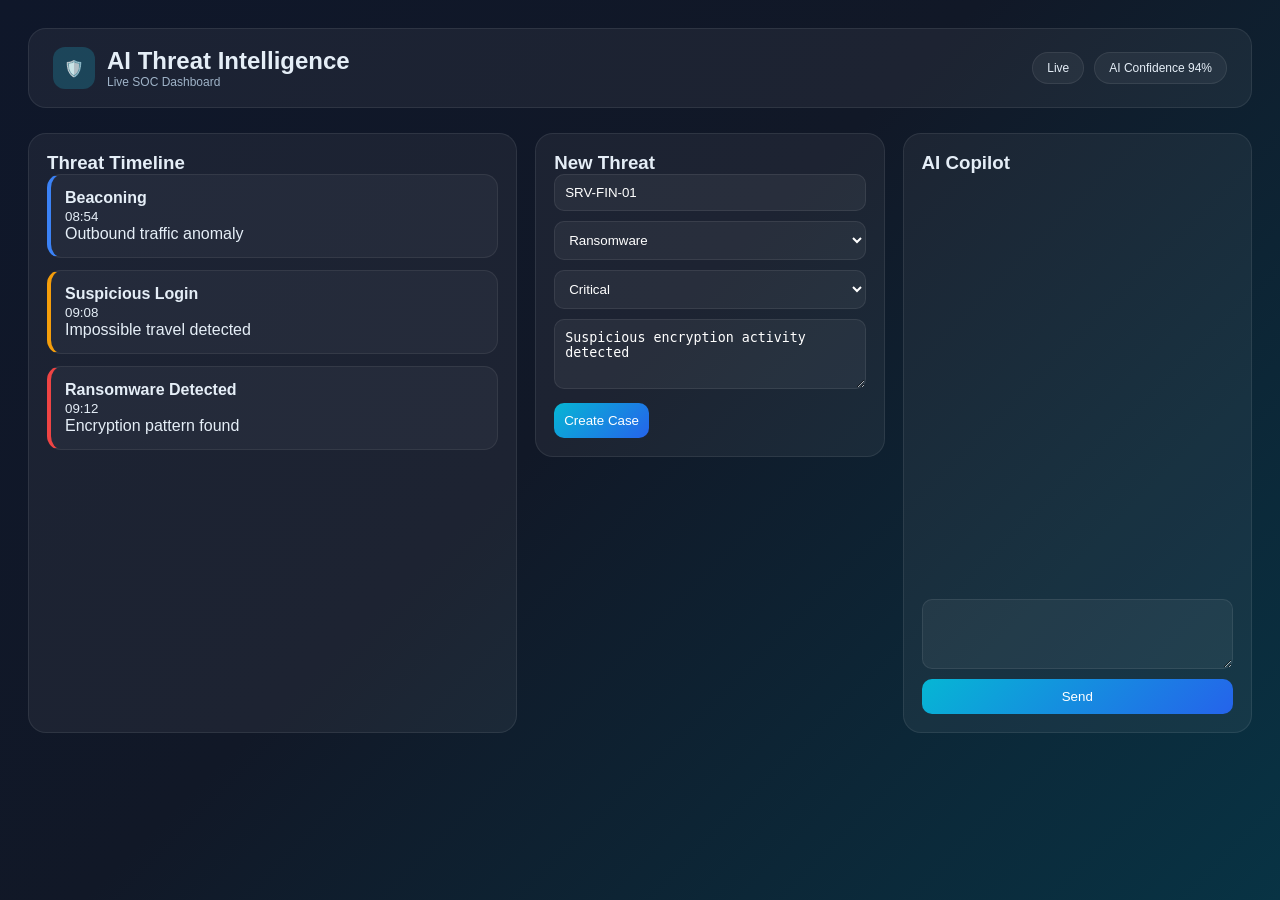
<file: aisecuritythreatintelligencedashboard.html>
<!DOCTYPE html>
<html lang="en">
<head>
<meta charset="UTF-8">
<meta name="viewport" content="width=device-width, initial-scale=1.0">
<title>AI Security Threat Intelligence Dashboard</title>

<style>
*{box-sizing:border-box;margin:0;padding:0}

body{
font-family:Inter,Arial,sans-serif;
background:linear-gradient(135deg,#0f172a 0%,#111827 45%,#083344 100%);
color:#e5eef7;
min-height:100vh;
}

.container{max-width:1400px;margin:auto;padding:28px}

/* HEADER */
.topbar{
display:flex;justify-content:space-between;align-items:center;
padding:18px 24px;border-radius:18px;
background:rgba(255,255,255,0.05);
border:1px solid rgba(255,255,255,0.08);
margin-bottom:25px;
}

.brand{display:flex;align-items:center;gap:12px}
.badge{
width:42px;height:42px;border-radius:12px;
background:rgba(34,211,238,0.2);
display:flex;align-items:center;justify-content:center;
}

.pill{
padding:8px 14px;border-radius:999px;
background:rgba(255,255,255,0.05);
border:1px solid rgba(255,255,255,0.08);
font-size:12px;
}

/* GRID */
.grid{
display:grid;
grid-template-columns:1.4fr 1fr 1fr;
gap:18px;
}

/* CARD */
.card{
background:rgba(255,255,255,0.05);
border:1px solid rgba(255,255,255,0.08);
border-radius:18px;
padding:18px;
}

/* TIMELINE */
.timeline{max-height:600px;overflow:auto;display:flex;flex-direction:column;gap:12px}

.event{
background:rgba(255,255,255,0.04);
padding:14px;border-radius:14px;
border:1px solid rgba(255,255,255,0.07);
}

.critical{border-left:4px solid #ef4444}
.high{border-left:4px solid #f59e0b}
.medium{border-left:4px solid #3b82f6}
.low{border-left:4px solid #22c55e}

/* FORM */
input,select,textarea{
width:100%;
padding:10px;
border-radius:10px;
border:1px solid rgba(255,255,255,0.08);
background:rgba(255,255,255,0.05);
color:#fff;
margin-bottom:10px;
}

button{
padding:10px;
border:none;
border-radius:10px;
cursor:pointer;
}

.primary{
background:linear-gradient(135deg,#06b6d4,#2563eb);
color:#fff;
}

/* CHAT */
.chat{
display:flex;
flex-direction:column;
height:600px;
}

.messages{
flex:1;
overflow:auto;
display:flex;
flex-direction:column;
gap:10px;
margin-bottom:10px;
}

.msg{
padding:10px;
border-radius:12px;
max-width:80%;
}

.user{align-self:flex-end;background:#2563eb}
.bot{align-self:flex-start;background:rgba(255,255,255,0.1)}

textarea{height:70px}
</style>
</head>

<body>

<div class="container">

<div class="topbar">
<div class="brand">
<div class="badge">🛡️</div>
<div>
<h2>AI Threat Intelligence</h2>
<p style="font-size:12px;color:#9fb3c8">Live SOC Dashboard</p>
</div>
</div>

<div style="display:flex;gap:10px">
<div class="pill">Live</div>
<div class="pill">AI Confidence 94%</div>
</div>
</div>

<div class="grid">

<!-- TIMELINE -->
<div class="card">
<h3>Threat Timeline</h3>
<div class="timeline" id="timeline"></div>
</div>

<!-- FORM -->
<div>
<div class="card">
<h3>New Threat</h3>

<form id="form">
<input value="SRV-FIN-01" id="asset">
<select id="type">
<option>Ransomware</option>
<option>Phishing</option>
<option>Credential Abuse</option>
</select>

<select id="severity">
<option>Low</option>
<option>Medium</option>
<option>High</option>
<option selected>Critical</option>
</select>

<textarea id="notes">Suspicious encryption activity detected</textarea>

<button class="primary" type="submit">Create Case</button>
</form>
</div>
</div>

<!-- CHAT -->
<div class="card chat">
<h3>AI Copilot</h3>

<div class="messages" id="chat"></div>

<textarea id="input"></textarea>
<button class="primary" onclick="send()">Send</button>

</div>

</div>

</div>

<script>
const timeline = document.getElementById("timeline");
const chat = document.getElementById("chat");

function addEvent(e){
const div = document.createElement("div");
div.className = "event " + e.severity.toLowerCase();
div.innerHTML = `
<b>${e.title}</b><br>
<small>${e.time}</small><br>
${e.desc}
`;
timeline.prepend(div);
}

function now(){
return new Date().toLocaleTimeString();
}

/* DUMMY DATA */
[
{severity:"Critical",title:"Ransomware Detected",desc:"Encryption pattern found",time:"09:12"},
{severity:"High",title:"Suspicious Login",desc:"Impossible travel detected",time:"09:08"},
{severity:"Medium",title:"Beaconing",desc:"Outbound traffic anomaly",time:"08:54"}
].forEach(addEvent);

/* AUTO EVENTS */
setInterval(()=>{
const threats=[
"Credential abuse detected",
"Lateral movement attempt",
"Malware callback detected",
"Data exfiltration suspected"
];

const sev=["Low","Medium","High","Critical"];

addEvent({
severity:sev[Math.floor(Math.random()*4)],
title:threats[Math.floor(Math.random()*4)],
desc:"AI generated threat event",
time:now()
});
},20000);

/* FORM */
document.getElementById("form").addEventListener("submit",e=>{
e.preventDefault();

addEvent({
severity:severity.value,
title:type.value+" on "+asset.value,
desc:notes.value,
time:now()
});
});

/* CHAT */
function addMsg(type,text){
const m=document.createElement("div");
m.className="msg "+type;
m.innerText=text;
chat.appendChild(m);
chat.scrollTop=chat.scrollHeight;
}

function send(){
const val=input.value;
if(!val)return;

addMsg("user",val);
input.value="";

setTimeout(()=>{
addMsg("bot","AI Response:\\nReview critical threats and isolate affected systems.");
},500);
}
</script>

</body>
</html>
</file>
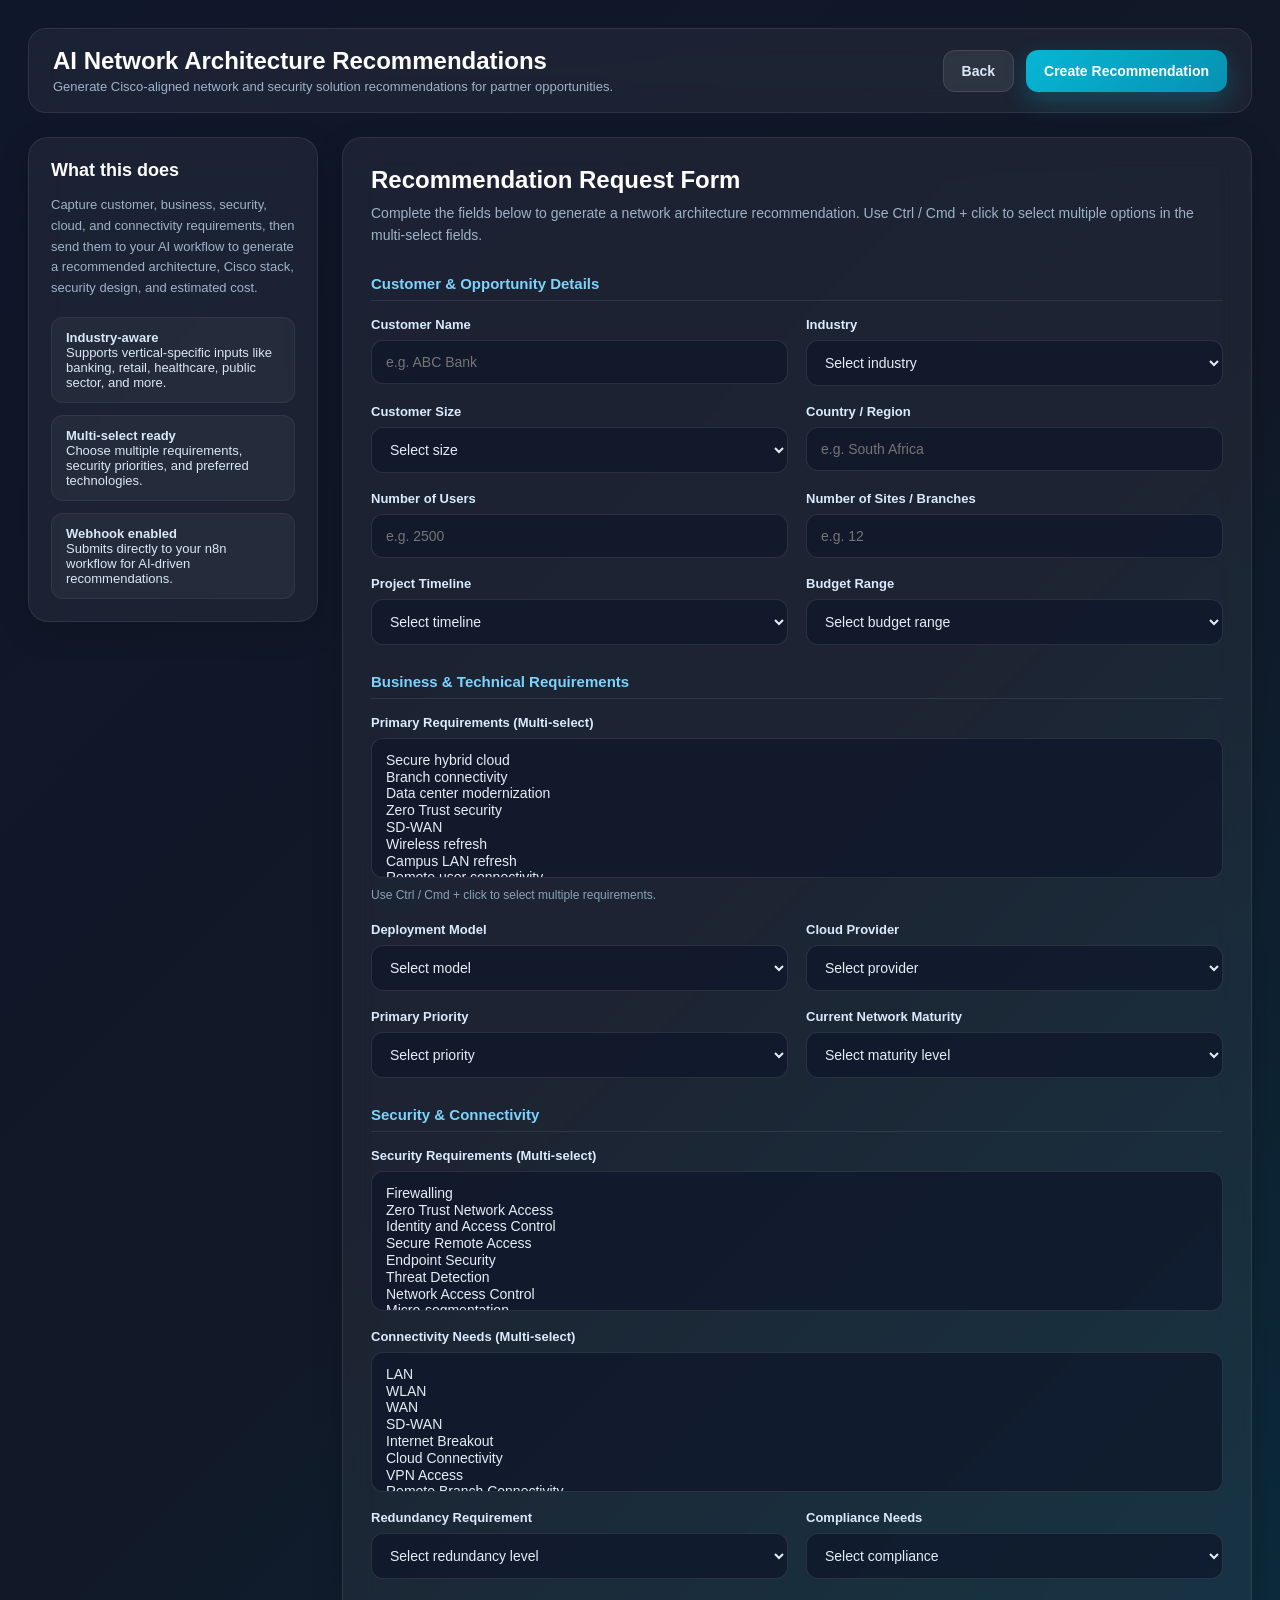
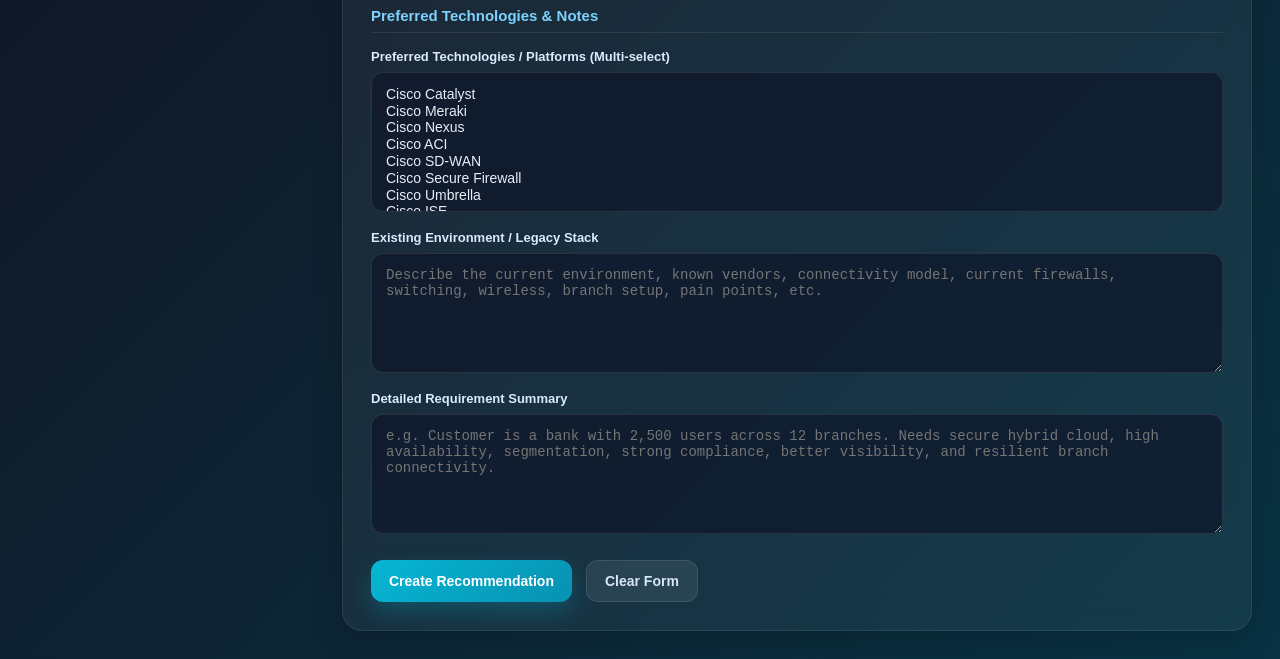
<file: networkarcrecomm.html>
<!DOCTYPE html>
<html lang="en">
<head>
  <meta charset="UTF-8" />
  <meta name="viewport" content="width=device-width, initial-scale=1.0" />
  <title>AI Network Architecture Recommendations | Westcon AI</title>
  <style>
    * { box-sizing: border-box; margin: 0; padding: 0; }

    body {
      font-family: Inter, Arial, sans-serif;
      background: linear-gradient(135deg, #0f172a 0%, #111827 45%, #083344 100%);
      color: #e5eef7;
      min-height: 100vh;
    }

    .container {
      max-width: 1400px;
      margin: auto;
      padding: 28px;
    }

    .topbar {
      display: flex;
      justify-content: space-between;
      align-items: center;
      gap: 16px;
      padding: 18px 24px;
      border-radius: 18px;
      background: rgba(255, 255, 255, 0.05);
      border: 1px solid rgba(255, 255, 255, 0.08);
      backdrop-filter: blur(14px);
      margin-bottom: 24px;
    }

    .brand {
      display: flex;
      flex-direction: column;
      gap: 4px;
    }

    .brand h1 {
      font-size: 24px;
      font-weight: 700;
      color: #ffffff;
    }

    .brand p {
      font-size: 13px;
      color: #9fb3c8;
    }

    .top-actions {
      display: flex;
      gap: 12px;
      flex-wrap: wrap;
    }

    .btn {
      border: none;
      outline: none;
      cursor: pointer;
      border-radius: 12px;
      padding: 12px 18px;
      font-size: 14px;
      font-weight: 600;
      transition: all 0.25s ease;
    }

    .btn-primary {
      background: linear-gradient(135deg, #06b6d4, #0891b2);
      color: #fff;
      box-shadow: 0 10px 24px rgba(6, 182, 212, 0.25);
    }

    .btn-primary:hover {
      transform: translateY(-1px);
      box-shadow: 0 14px 28px rgba(6, 182, 212, 0.35);
    }

    .btn-secondary {
      background: rgba(255,255,255,0.08);
      color: #d9e8f6;
      border: 1px solid rgba(255,255,255,0.10);
    }

    .btn-secondary:hover {
      background: rgba(255,255,255,0.12);
    }

    .layout {
      display: grid;
      grid-template-columns: 290px 1fr;
      gap: 24px;
    }

    .sidebar,
    .main-card,
    .response-card {
      background: rgba(255, 255, 255, 0.05);
      border: 1px solid rgba(255,255,255,0.08);
      border-radius: 20px;
      backdrop-filter: blur(16px);
      box-shadow: 0 10px 30px rgba(0,0,0,0.18);
    }

    .sidebar {
      padding: 22px;
      height: fit-content;
      position: sticky;
      top: 20px;
    }

    .sidebar h2 {
      font-size: 18px;
      margin-bottom: 14px;
      color: #ffffff;
    }

    .sidebar p {
      font-size: 13px;
      line-height: 1.6;
      color: #9fb3c8;
      margin-bottom: 18px;
    }

    .sidebar ul {
      list-style: none;
      display: flex;
      flex-direction: column;
      gap: 12px;
    }

    .sidebar li {
      font-size: 13px;
      color: #d9e8f6;
      background: rgba(255,255,255,0.04);
      border: 1px solid rgba(255,255,255,0.06);
      border-radius: 12px;
      padding: 12px 14px;
    }

    .content {
      display: flex;
      flex-direction: column;
      gap: 24px;
    }

    .main-card {
      padding: 28px;
    }

    .main-card h2 {
      font-size: 24px;
      margin-bottom: 8px;
      color: #ffffff;
    }

    .main-card .subtitle {
      font-size: 14px;
      line-height: 1.6;
      color: #9fb3c8;
      margin-bottom: 26px;
    }

    .section-title {
      font-size: 15px;
      font-weight: 700;
      color: #7dd3fc;
      margin: 28px 0 16px;
      padding-bottom: 8px;
      border-bottom: 1px solid rgba(255,255,255,0.08);
    }

    .form-grid {
      display: grid;
      grid-template-columns: repeat(2, minmax(260px, 1fr));
      gap: 18px;
    }

    .field {
      display: flex;
      flex-direction: column;
      gap: 8px;
    }

    .field.full {
      grid-column: 1 / -1;
    }

    label {
      font-size: 13px;
      font-weight: 600;
      color: #dbeafe;
    }

    input,
    select,
    textarea {
      width: 100%;
      padding: 13px 14px;
      border-radius: 12px;
      border: 1px solid rgba(255,255,255,0.10);
      background: rgba(15, 23, 42, 0.72);
      color: #e5eef7;
      font-size: 14px;
      outline: none;
      transition: border-color 0.2s ease, box-shadow 0.2s ease;
    }

    input:focus,
    select:focus,
    textarea:focus {
      border-color: rgba(34, 211, 238, 0.8);
      box-shadow: 0 0 0 3px rgba(34, 211, 238, 0.12);
    }

    textarea {
      min-height: 120px;
      resize: vertical;
    }

    select[multiple] {
      min-height: 140px;
    }

    .hint {
      font-size: 12px;
      color: #8aa2bb;
      line-height: 1.5;
    }

    .actions {
      display: flex;
      gap: 14px;
      flex-wrap: wrap;
      margin-top: 26px;
    }

    .status {
      margin-top: 18px;
      padding: 14px 16px;
      border-radius: 12px;
      font-size: 14px;
      display: none;
      white-space: pre-wrap;
      line-height: 1.6;
    }

    .status.success {
      display: block;
      background: rgba(16, 185, 129, 0.14);
      border: 1px solid rgba(16, 185, 129, 0.35);
      color: #bbf7d0;
    }

    .status.error {
      display: block;
      background: rgba(239, 68, 68, 0.14);
      border: 1px solid rgba(239, 68, 68, 0.35);
      color: #fecaca;
    }

    .response-card {
      padding: 24px;
      display: none;
    }

    .response-card.show {
      display: block;
    }

    .response-card h3 {
      font-size: 20px;
      margin-bottom: 12px;
      color: #ffffff;
    }

    .response-body {
      background: rgba(2, 6, 23, 0.45);
      border: 1px solid rgba(255,255,255,0.06);
      border-radius: 14px;
      padding: 18px;
      color: #dbeafe;
      line-height: 1.7;
      font-size: 14px;
      overflow-x: auto;
      white-space: pre-wrap;
      word-break: break-word;
    }

    @media (max-width: 1080px) {
      .layout {
        grid-template-columns: 1fr;
      }

      .sidebar {
        position: relative;
        top: 0;
      }
    }

    @media (max-width: 760px) {
      .form-grid {
        grid-template-columns: 1fr;
      }

      .topbar {
        flex-direction: column;
        align-items: flex-start;
      }

      .top-actions {
        width: 100%;
      }

      .top-actions .btn {
        width: 100%;
      }
    }
  </style>
</head>
<body>
  <div class="container">
    <div class="topbar">
      <div class="brand">
        <h1>AI Network Architecture Recommendations</h1>
        <p>Generate Cisco-aligned network and security solution recommendations for partner opportunities.</p>
      </div>
      <div class="top-actions">
        <button class="btn btn-secondary" type="button" onclick="window.history.back()">Back</button>
        <button class="btn btn-primary" type="button" onclick="submitRecommendation()">Create Recommendation</button>
      </div>
    </div>

    <div class="layout">
      <aside class="sidebar">
        <h2>What this does</h2>
        <p>
          Capture customer, business, security, cloud, and connectivity requirements,
          then send them to your AI workflow to generate a recommended architecture,
          Cisco stack, security design, and estimated cost.
        </p>

        <ul>
          <li><strong>Industry-aware</strong><br />Supports vertical-specific inputs like banking, retail, healthcare, public sector, and more.</li>
          <li><strong>Multi-select ready</strong><br />Choose multiple requirements, security priorities, and preferred technologies.</li>
          <li><strong>Webhook enabled</strong><br />Submits directly to your n8n workflow for AI-driven recommendations.</li>
        </ul>
      </aside>

      <div class="content">
        <div class="main-card">
          <h2>Recommendation Request Form</h2>
          <p class="subtitle">
            Complete the fields below to generate a network architecture recommendation.
            Use Ctrl / Cmd + click to select multiple options in the multi-select fields.
          </p>

          <form id="recommendationForm">
            <div class="section-title">Customer & Opportunity Details</div>
            <div class="form-grid">
              <div class="field">
                <label for="customerName">Customer Name</label>
                <input type="text" id="customerName" name="customerName" placeholder="e.g. ABC Bank" />
              </div>

              <div class="field">
                <label for="industry">Industry</label>
                <select id="industry" name="industry">
                  <option value="">Select industry</option>
                  <option>Banking</option>
                  <option>Financial Services</option>
                  <option>Healthcare</option>
                  <option>Retail</option>
                  <option>Education</option>
                  <option>Manufacturing</option>
                  <option>Government</option>
                  <option>Telecommunications</option>
                  <option>Logistics</option>
                  <option>Hospitality</option>
                  <option>Energy</option>
                  <option>Insurance</option>
                  <option>Mining</option>
                  <option>Other</option>
                </select>
              </div>

              <div class="field">
                <label for="customerSize">Customer Size</label>
                <select id="customerSize" name="customerSize">
                  <option value="">Select size</option>
                  <option>Small Business</option>
                  <option>Mid-Market</option>
                  <option>Enterprise</option>
                  <option>Large Enterprise</option>
                </select>
              </div>

              <div class="field">
                <label for="country">Country / Region</label>
                <input type="text" id="country" name="country" placeholder="e.g. South Africa" />
              </div>

              <div class="field">
                <label for="users">Number of Users</label>
                <input type="number" id="users" name="users" placeholder="e.g. 2500" min="1" />
              </div>

              <div class="field">
                <label for="sites">Number of Sites / Branches</label>
                <input type="number" id="sites" name="sites" placeholder="e.g. 12" min="1" />
              </div>

              <div class="field">
                <label for="timeline">Project Timeline</label>
                <select id="timeline" name="timeline">
                  <option value="">Select timeline</option>
                  <option>Immediate</option>
                  <option>0-3 Months</option>
                  <option>3-6 Months</option>
                  <option>6-12 Months</option>
                  <option>12+ Months</option>
                </select>
              </div>

              <div class="field">
                <label for="budgetRange">Budget Range</label>
                <select id="budgetRange" name="budgetRange">
                  <option value="">Select budget range</option>
                  <option>Under $25,000</option>
                  <option>$25,000 - $100,000</option>
                  <option>$100,000 - $250,000</option>
                  <option>$250,000 - $500,000</option>
                  <option>$500,000 - $1M</option>
                  <option>$1M+</option>
                  <option>Not yet defined</option>
                </select>
              </div>
            </div>

            <div class="section-title">Business & Technical Requirements</div>
            <div class="form-grid">
              <div class="field full">
                <label for="primaryRequirements">Primary Requirements (Multi-select)</label>
                <select id="primaryRequirements" name="primaryRequirements" multiple>
                  <option>Secure hybrid cloud</option>
                  <option>Branch connectivity</option>
                  <option>Data center modernization</option>
                  <option>Zero Trust security</option>
                  <option>SD-WAN</option>
                  <option>Wireless refresh</option>
                  <option>Campus LAN refresh</option>
                  <option>Remote user connectivity</option>
                  <option>Application visibility</option>
                  <option>Network segmentation</option>
                  <option>High availability</option>
                  <option>Disaster recovery</option>
                  <option>Cloud interconnectivity</option>
                  <option>Compliance and auditing</option>
                  <option>Performance optimization</option>
                </select>
                <div class="hint">Use Ctrl / Cmd + click to select multiple requirements.</div>
              </div>

              <div class="field">
                <label for="deploymentModel">Deployment Model</label>
                <select id="deploymentModel" name="deploymentModel">
                  <option value="">Select model</option>
                  <option>On-Premises</option>
                  <option>Private Cloud</option>
                  <option>Public Cloud</option>
                  <option>Hybrid Cloud</option>
                  <option>Multi-Cloud</option>
                </select>
              </div>

              <div class="field">
                <label for="cloudProviders">Cloud Provider</label>
                <select id="cloudProviders" name="cloudProviders">
                  <option value="">Select provider</option>
                  <option>AWS</option>
                  <option>Microsoft Azure</option>
                  <option>Google Cloud</option>
                  <option>Oracle Cloud</option>
                  <option>Private Cloud</option>
                  <option>Multiple Providers</option>
                  <option>None</option>
                </select>
              </div>

              <div class="field">
                <label for="priority">Primary Priority</label>
                <select id="priority" name="priority">
                  <option value="">Select priority</option>
                  <option>Security</option>
                  <option>Scalability</option>
                  <option>Performance</option>
                  <option>Cost Optimization</option>
                  <option>Resilience</option>
                  <option>Simplified Management</option>
                </select>
              </div>

              <div class="field">
                <label for="networkMaturity">Current Network Maturity</label>
                <select id="networkMaturity" name="networkMaturity">
                  <option value="">Select maturity level</option>
                  <option>Basic</option>
                  <option>Intermediate</option>
                  <option>Advanced</option>
                  <option>Legacy Environment</option>
                </select>
              </div>
            </div>

            <div class="section-title">Security & Connectivity</div>
            <div class="form-grid">
              <div class="field full">
                <label for="securityRequirements">Security Requirements (Multi-select)</label>
                <select id="securityRequirements" name="securityRequirements" multiple>
                  <option>Firewalling</option>
                  <option>Zero Trust Network Access</option>
                  <option>Identity and Access Control</option>
                  <option>Secure Remote Access</option>
                  <option>Endpoint Security</option>
                  <option>Threat Detection</option>
                  <option>Network Access Control</option>
                  <option>Micro-segmentation</option>
                  <option>DLP</option>
                  <option>SIEM / Logging</option>
                  <option>SASE</option>
                  <option>VPN</option>
                  <option>Compliance Reporting</option>
                  <option>Encryption</option>
                </select>
              </div>

              <div class="field full">
                <label for="connectivityNeeds">Connectivity Needs (Multi-select)</label>
                <select id="connectivityNeeds" name="connectivityNeeds" multiple>
                  <option>LAN</option>
                  <option>WLAN</option>
                  <option>WAN</option>
                  <option>SD-WAN</option>
                  <option>Internet Breakout</option>
                  <option>Cloud Connectivity</option>
                  <option>VPN Access</option>
                  <option>Remote Branch Connectivity</option>
                  <option>Data Center Interconnect</option>
                  <option>Guest Access</option>
                  <option>IoT Connectivity</option>
                </select>
              </div>

              <div class="field">
                <label for="redundancy">Redundancy Requirement</label>
                <select id="redundancy" name="redundancy">
                  <option value="">Select redundancy level</option>
                  <option>Low</option>
                  <option>Medium</option>
                  <option>High</option>
                  <option>Mission Critical</option>
                </select>
              </div>

              <div class="field">
                <label for="complianceNeeds">Compliance Needs</label>
                <select id="complianceNeeds" name="complianceNeeds">
                  <option value="">Select compliance</option>
                  <option>PCI-DSS</option>
                  <option>POPIA</option>
                  <option>GDPR</option>
                  <option>HIPAA</option>
                  <option>ISO 27001</option>
                  <option>Internal Policy Only</option>
                  <option>Multiple Compliance Standards</option>
                </select>
              </div>
            </div>

            <div class="section-title">Preferred Technologies & Notes</div>
            <div class="form-grid">
              <div class="field full">
                <label for="preferredTechnologies">Preferred Technologies / Platforms (Multi-select)</label>
                <select id="preferredTechnologies" name="preferredTechnologies" multiple>
                  <option>Cisco Catalyst</option>
                  <option>Cisco Meraki</option>
                  <option>Cisco Nexus</option>
                  <option>Cisco ACI</option>
                  <option>Cisco SD-WAN</option>
                  <option>Cisco Secure Firewall</option>
                  <option>Cisco Umbrella</option>
                  <option>Cisco ISE</option>
                  <option>Cisco Duo</option>
                  <option>Cisco ThousandEyes</option>
                  <option>Cisco Splunk</option>
                  <option>Any Cisco Best Fit</option>
                </select>
              </div>

              <div class="field full">
                <label for="existingEnvironment">Existing Environment / Legacy Stack</label>
                <textarea id="existingEnvironment" name="existingEnvironment" placeholder="Describe the current environment, known vendors, connectivity model, current firewalls, switching, wireless, branch setup, pain points, etc."></textarea>
              </div>

              <div class="field full">
                <label for="requirementSummary">Detailed Requirement Summary</label>
                <textarea id="requirementSummary" name="requirementSummary" placeholder="e.g. Customer is a bank with 2,500 users across 12 branches. Needs secure hybrid cloud, high availability, segmentation, strong compliance, better visibility, and resilient branch connectivity."></textarea>
              </div>
            </div>

            <div class="actions">
              <button class="btn btn-primary" type="button" onclick="submitRecommendation()">Create Recommendation</button>
              <button class="btn btn-secondary" type="reset" onclick="clearResponse()">Clear Form</button>
            </div>

            <div id="statusMessage" class="status"></div>
          </form>
        </div>

        <div id="responseCard" class="response-card">
          <h3>Webhook Response</h3>
          <div id="responseBody" class="response-body">Awaiting response...</div>
        </div>
      </div>
    </div>
  </div>

  <script>
    const webhookUrl = "https://newgenit.app.n8n.cloud/webhook/842fe6a0-9867-49a4-9a92-c3450d55eee3";

    function getMultiSelectValues(selectId) {
      const select = document.getElementById(selectId);
      return Array.from(select.selectedOptions).map(option => option.value);
    }

    function setStatus(message, type = "success") {
      const status = document.getElementById("statusMessage");
      status.className = "status " + type;
      status.textContent = message;
    }

    function clearResponse() {
      document.getElementById("statusMessage").className = "status";
      document.getElementById("statusMessage").textContent = "";
      document.getElementById("responseCard").classList.remove("show");
      document.getElementById("responseBody").textContent = "Awaiting response...";
    }

    async function submitRecommendation() {
      const buttonList = document.querySelectorAll(".btn-primary");
      buttonList.forEach(btn => {
        btn.disabled = true;
        btn.textContent = "Submitting...";
      });

      setStatus("Submitting recommendation request...", "success");

      const payload = {
        customerName: document.getElementById("customerName").value.trim(),
        industry: document.getElementById("industry").value,
        customerSize: document.getElementById("customerSize").value,
        country: document.getElementById("country").value.trim(),
        users: document.getElementById("users").value,
        sites: document.getElementById("sites").value,
        timeline: document.getElementById("timeline").value,
        budgetRange: document.getElementById("budgetRange").value,
        primaryRequirements: getMultiSelectValues("primaryRequirements"),
        deploymentModel: document.getElementById("deploymentModel").value,
        cloudProviders: document.getElementById("cloudProviders").value,
        priority: document.getElementById("priority").value,
        networkMaturity: document.getElementById("networkMaturity").value,
        securityRequirements: getMultiSelectValues("securityRequirements"),
        connectivityNeeds: getMultiSelectValues("connectivityNeeds"),
        redundancy: document.getElementById("redundancy").value,
        complianceNeeds: document.getElementById("complianceNeeds").value,
        preferredTechnologies: getMultiSelectValues("preferredTechnologies"),
        existingEnvironment: document.getElementById("existingEnvironment").value.trim(),
        requirementSummary: document.getElementById("requirementSummary").value.trim(),
        submittedAt: new Date().toISOString(),
        sourcePage: "networkarcrecomm.html"
      };

      try {
        const response = await fetch(webhookUrl, {
          method: "POST",
          headers: {
            "Content-Type": "application/json"
          },
          body: JSON.stringify(payload)
        });

        const responseText = await response.text();
        let parsed;

        try {
          parsed = JSON.parse(responseText);
        } catch {
          parsed = responseText;
        }

        document.getElementById("responseCard").classList.add("show");
        document.getElementById("responseBody").textContent =
          typeof parsed === "string" ? parsed : JSON.stringify(parsed, null, 2);

        if (!response.ok) {
          throw new Error("Webhook returned status " + response.status);
        }

        setStatus("Recommendation request submitted successfully.", "success");
      } catch (error) {
        document.getElementById("responseCard").classList.add("show");
        document.getElementById("responseBody").textContent = "Error: " + error.message;
        setStatus("Failed to submit recommendation request. " + error.message, "error");
      } finally {
        buttonList.forEach(btn => {
          btn.disabled = false;
          btn.textContent = "Create Recommendation";
        });
      }
    }
  </script>
</body>
</html>
</file>
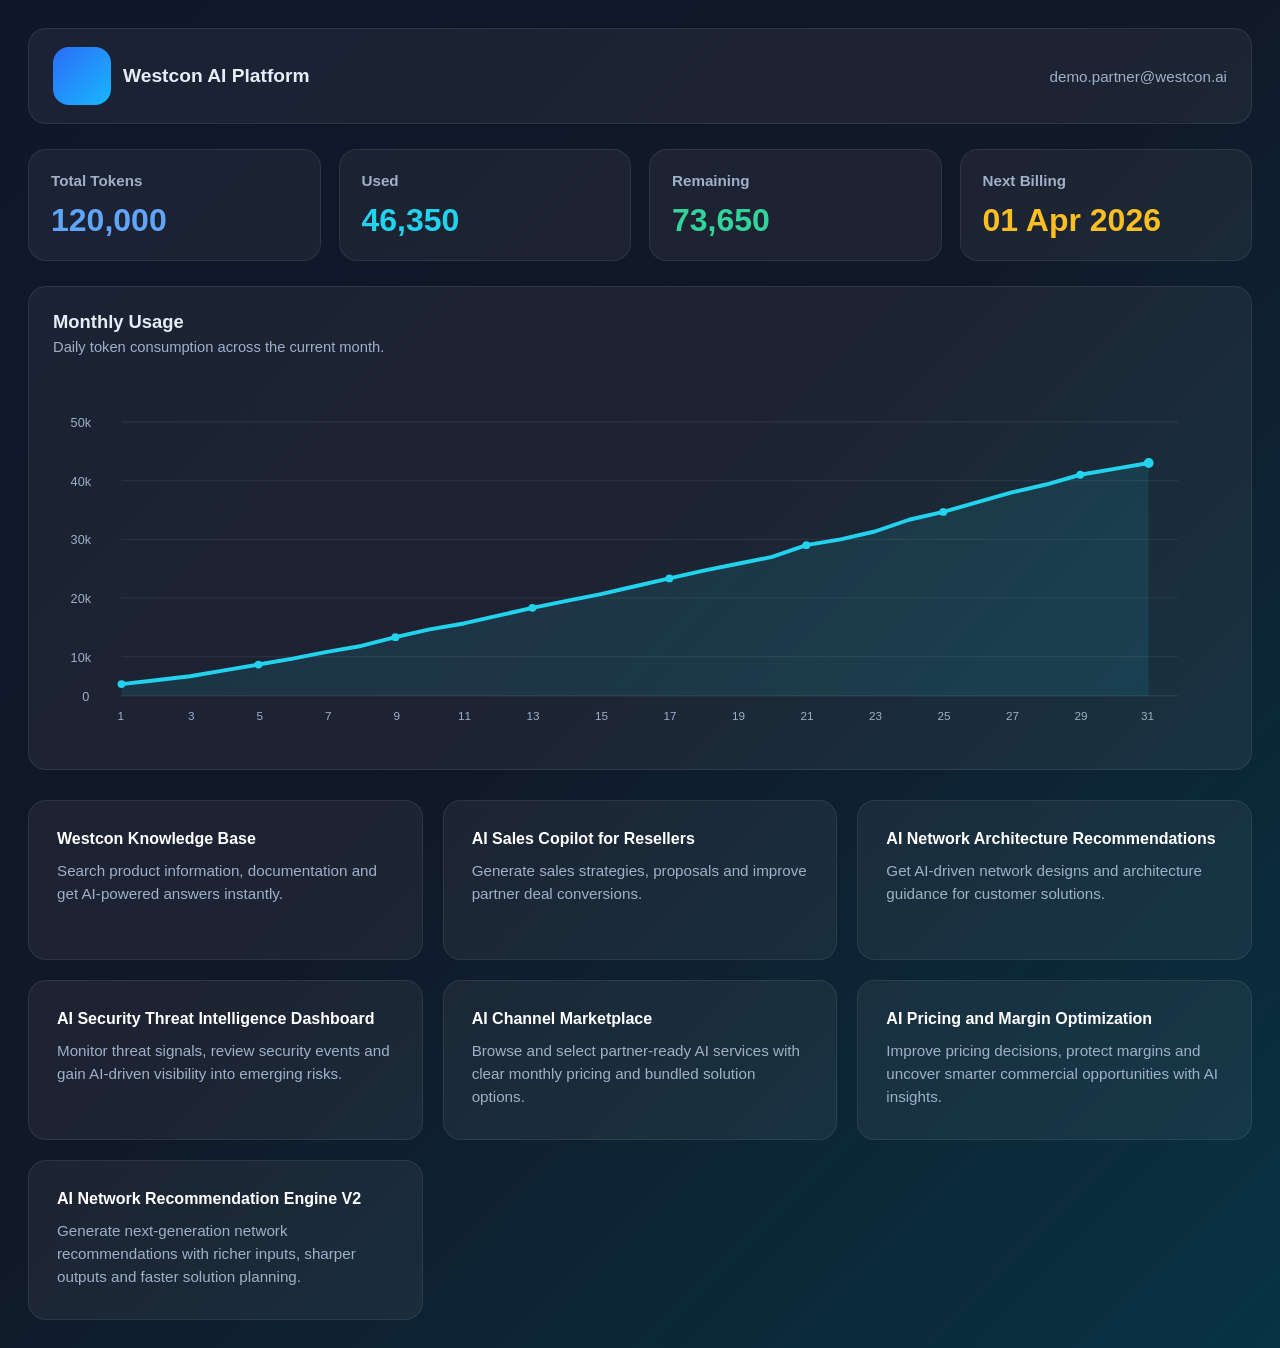
<file: userdashboard.html>
<!DOCTYPE html>
<html lang="en">
<head>
<meta charset="UTF-8" />
<meta name="viewport" content="width=device-width, initial-scale=1.0" />
<title>User Dashboard | Westcon AI</title>

<style>
*{box-sizing:border-box;margin:0;padding:0}

body{
font-family:Inter,Arial,sans-serif;
background:linear-gradient(135deg,#0f172a 0%,#111827 45%,#083344 100%);
color:#e5eef7;
min-height:100vh;
}

.container{
max-width:1400px;
margin:auto;
padding:28px;
}

/* HEADER */
.topbar{
display:flex;
justify-content:space-between;
align-items:center;
padding:18px 24px;
border-radius:18px;
background:rgba(255,255,255,0.05);
border:1px solid rgba(255,255,255,0.08);
margin-bottom:25px;
}

.brand{
display:flex;
align-items:center;
gap:12px;
}

.logo{
width:58px;
height:58px;
border-radius:16px;
background:linear-gradient(135deg,#2d6df6,#17b7ff);
}

.brand h1{
font-size:1.2rem;
font-weight:700;
}

.user{
font-size:0.95rem;
color:#9fb0c9;
}

/* STATS */
.stats{
display:grid;
grid-template-columns:repeat(4,1fr);
gap:18px;
margin-bottom:25px;
}

.card{
background:rgba(255,255,255,0.05);
border:1px solid rgba(255,255,255,0.08);
padding:22px;
border-radius:18px;
}

.card h4{
font-size:0.95rem;
color:#9fb0c9;
margin-bottom:14px;
}

.card h2{
font-size:2rem;
font-weight:800;
line-height:1.1;
}

.blue{color:#60a5fa}
.cyan{color:#22d3ee}
.green{color:#34d399}
.yellow{color:#fbbf24}

/* GRAPH */
.graph{
background:rgba(255,255,255,0.05);
border:1px solid rgba(255,255,255,0.08);
padding:24px;
border-radius:18px;
margin-bottom:30px;
}

.graph h3{
font-size:1.15rem;
font-weight:700;
margin-bottom:6px;
}

.graph p{
font-size:0.92rem;
color:#9fb0c9;
margin-bottom:18px;
}

.chart-area{
width:100%;
overflow-x:auto;
}

.chart-svg{
width:100%;
height:auto;
display:block;
min-width:1100px;
}

/* SERVICES */
.services{
display:grid;
grid-template-columns:repeat(3,1fr);
gap:20px;
}

.service{
padding:28px;
border-radius:18px;
background:rgba(255,255,255,0.05);
border:1px solid rgba(255,255,255,0.08);
text-decoration:none;
color:white;
transition:0.3s;
display:block;
min-height:160px;
}

.service:hover{
box-shadow:0 0 20px rgba(23,183,255,0.35);
transform:translateY(-5px);
border-color:#17b7ff;
}

.service h3{
font-size:1rem;
margin-bottom:12px;
line-height:1.2;
}

.service p{
color:#9fb0c9;
font-size:0.95rem;
line-height:1.5;
}

/* RESPONSIVE */
@media(max-width:1000px){
.stats{grid-template-columns:1fr 1fr}
.services{grid-template-columns:1fr}
}

@media(max-width:640px){
.container{padding:18px}
.topbar{flex-direction:column;align-items:flex-start;gap:12px}
.stats{grid-template-columns:1fr}
.card h2{font-size:1.7rem}
}
</style>
</head>

<body>

<div class="container">

<!-- HEADER -->
<div class="topbar">
<div class="brand">
<div class="logo"></div>
<h1>Westcon AI Platform</h1>
</div>
<div class="user">demo.partner@westcon.ai</div>
</div>

<!-- STATS -->
<div class="stats">
<div class="card">
<h4>Total Tokens</h4>
<h2 class="blue">120,000</h2>
</div>

<div class="card">
<h4>Used</h4>
<h2 class="cyan">46,350</h2>
</div>

<div class="card">
<h4>Remaining</h4>
<h2 class="green">73,650</h2>
</div>

<div class="card">
<h4>Next Billing</h4>
<h2 class="yellow">01 Apr 2026</h2>
</div>
</div>

<!-- GRAPH -->
<div class="graph">
<h3>Monthly Usage</h3>
<p>Daily token consumption across the current month.</p>

<div class="chart-area">
<svg class="chart-svg" viewBox="0 0 1200 380" xmlns="http://www.w3.org/2000/svg">

<!-- grid lines -->
<line x1="70" y1="50" x2="1150" y2="50" stroke="rgba(255,255,255,0.10)" />
<line x1="70" y1="110" x2="1150" y2="110" stroke="rgba(255,255,255,0.08)" />
<line x1="70" y1="170" x2="1150" y2="170" stroke="rgba(255,255,255,0.08)" />
<line x1="70" y1="230" x2="1150" y2="230" stroke="rgba(255,255,255,0.08)" />
<line x1="70" y1="290" x2="1150" y2="290" stroke="rgba(255,255,255,0.08)" />
<line x1="70" y1="330" x2="1150" y2="330" stroke="rgba(255,255,255,0.12)" />

<!-- y-axis labels -->
<text x="18" y="55" fill="#9fb0c9" font-size="13">50k</text>
<text x="18" y="115" fill="#9fb0c9" font-size="13">40k</text>
<text x="18" y="175" fill="#9fb0c9" font-size="13">30k</text>
<text x="18" y="235" fill="#9fb0c9" font-size="13">20k</text>
<text x="18" y="295" fill="#9fb0c9" font-size="13">10k</text>
<text x="30" y="335" fill="#9fb0c9" font-size="13">0</text>

<!-- area fill -->
<path d="
M70 318
L105 314
L140 310
L175 304
L210 298
L245 292
L280 285
L315 279
L350 270
L385 262
L420 256
L455 248
L490 240
L525 233
L560 226
L595 218
L630 210
L665 202
L700 195
L735 188
L770 176
L805 170
L840 162
L875 150
L910 142
L945 132
L980 122
L1015 114
L1050 104
L1085 98
L1120 92
L1120 330
L70 330
Z"
fill="rgba(34,211,238,0.10)" />

<!-- usage line -->
<polyline
fill="none"
stroke="#22d3ee"
stroke-width="4"
stroke-linecap="round"
stroke-linejoin="round"
points="
70,318
105,314
140,310
175,304
210,298
245,292
280,285
315,279
350,270
385,262
420,256
455,248
490,240
525,233
560,226
595,218
630,210
665,202
700,195
735,188
770,176
805,170
840,162
875,150
910,142
945,132
980,122
1015,114
1050,104
1085,98
1120,92
" />

<!-- points -->
<circle cx="70" cy="318" r="4" fill="#22d3ee" />
<circle cx="210" cy="298" r="4" fill="#22d3ee" />
<circle cx="350" cy="270" r="4" fill="#22d3ee" />
<circle cx="490" cy="240" r="4" fill="#22d3ee" />
<circle cx="630" cy="210" r="4" fill="#22d3ee" />
<circle cx="770" cy="176" r="4" fill="#22d3ee" />
<circle cx="910" cy="142" r="4" fill="#22d3ee" />
<circle cx="1050" cy="104" r="4" fill="#22d3ee" />
<circle cx="1120" cy="92" r="5" fill="#22d3ee" />

<!-- x-axis day labels -->
<text x="66" y="355" fill="#9fb0c9" font-size="12">1</text>
<text x="138" y="355" fill="#9fb0c9" font-size="12">3</text>
<text x="208" y="355" fill="#9fb0c9" font-size="12">5</text>
<text x="278" y="355" fill="#9fb0c9" font-size="12">7</text>
<text x="348" y="355" fill="#9fb0c9" font-size="12">9</text>
<text x="414" y="355" fill="#9fb0c9" font-size="12">11</text>
<text x="484" y="355" fill="#9fb0c9" font-size="12">13</text>
<text x="554" y="355" fill="#9fb0c9" font-size="12">15</text>
<text x="624" y="355" fill="#9fb0c9" font-size="12">17</text>
<text x="694" y="355" fill="#9fb0c9" font-size="12">19</text>
<text x="764" y="355" fill="#9fb0c9" font-size="12">21</text>
<text x="834" y="355" fill="#9fb0c9" font-size="12">23</text>
<text x="904" y="355" fill="#9fb0c9" font-size="12">25</text>
<text x="974" y="355" fill="#9fb0c9" font-size="12">27</text>
<text x="1044" y="355" fill="#9fb0c9" font-size="12">29</text>
<text x="1112" y="355" fill="#9fb0c9" font-size="12">31</text>

</svg>
</div>
</div>

<!-- SERVICES -->
<div class="services">

<a href="westconKB.html" class="service">
<h3>Westcon Knowledge Base</h3>
<p>Search product information, documentation and get AI-powered answers instantly.</p>
</a>

<a href="aisalescopilot.html" class="service">
<h3>AI Sales Copilot for Resellers</h3>
<p>Generate sales strategies, proposals and improve partner deal conversions.</p>
</a>

<a href="networkarcrecomm.html" class="service">
<h3>AI Network Architecture Recommendations</h3>
<p>Get AI-driven network designs and architecture guidance for customer solutions.</p>
</a>

<a href="aisecuritythreatintelligencedashboard.html" class="service">
<h3>AI Security Threat Intelligence Dashboard</h3>
<p>Monitor threat signals, review security events and gain AI-driven visibility into emerging risks.</p>
</a>

<a href="aichannelmarketplace.html" class="service">
<h3>AI Channel Marketplace</h3>
<p>Browse and select partner-ready AI services with clear monthly pricing and bundled solution options.</p>
</a>

<a href="aipricingandmarginoptimization.html" class="service">
<h3>AI Pricing and Margin Optimization</h3>
<p>Improve pricing decisions, protect margins and uncover smarter commercial opportunities with AI insights.</p>
</a>

<a href="aipartnerassistant.html" class="service">
<h3>AI Network Recommendation Engine V2</h3>
<p>Generate next-generation network recommendations with richer inputs, sharper outputs and faster solution planning.</p>
</a>


</div>

</div>

</body>
</html>
</file>
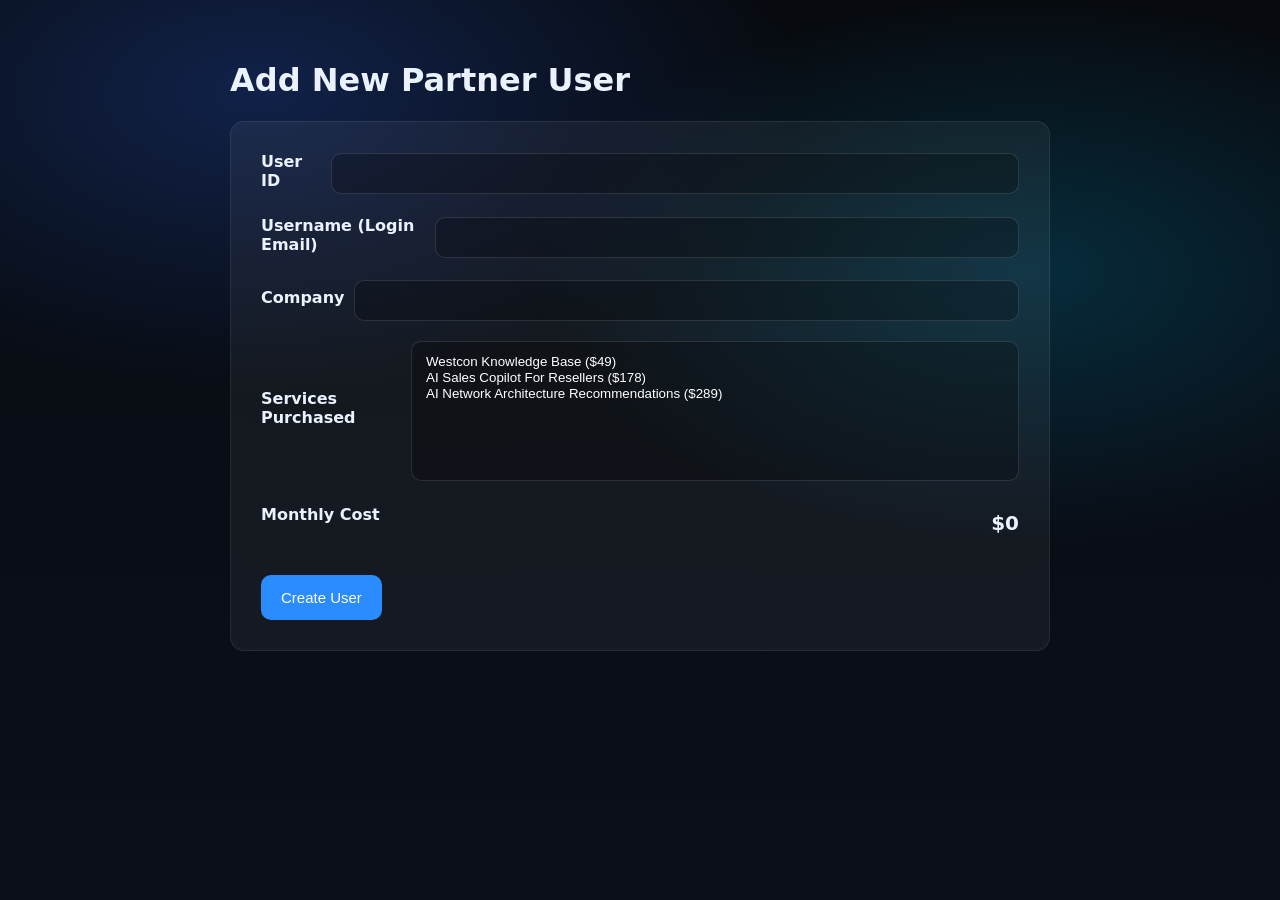
<file: westconadduser.html>
<!DOCTYPE html>
<html lang="en">
<head>

<meta charset="UTF-8">
<meta name="viewport" content="width=device-width, initial-scale=1.0">

<title>Westcon • Add Partner User</title>

<link rel="stylesheet" href="style.css">

<style>

.container{
max-width:900px;
margin:auto;
padding:40px;
}

.form-card{
background:rgba(255,255,255,0.05);
border:1px solid rgba(255,255,255,0.08);
border-radius:14px;
padding:30px;
}

.form-row{
margin-bottom:20px;
}

label{
display:block;
font-weight:600;
margin-bottom:6px;
}

input,select{
width:100%;
padding:12px;
border-radius:10px;
border:1px solid rgba(255,255,255,0.12);
background:rgba(0,0,0,0.25);
color:white;
}

select[multiple]{
height:140px;
}

.total{
font-size:20px;
font-weight:700;
margin-top:10px;
}

button{
margin-top:20px;
padding:14px 20px;
border-radius:10px;
border:none;
background:#2b8cff;
color:white;
font-size:15px;
cursor:pointer;
}

</style>

</head>

<body>

<div class="container">

<h1>Add New Partner User</h1>

<div class="form-card">

<div class="form-row">
<label>User ID</label>
<input id="userid" disabled>
</div>

<div class="form-row">
<label>Username (Login Email)</label>
<input id="username">
</div>

<div class="form-row">
<label>Company</label>
<input id="company">
</div>

<div class="form-row">
<label>Services Purchased</label>

<select id="services" multiple>

<option value="Westcon Knowledge Base" data-price="49">
Westcon Knowledge Base ($49)
</option>

<option value="AI Sales Copilot For Resellers" data-price="178">
AI Sales Copilot For Resellers ($178)
</option>

<option value="AI Network Architecture Recommendations" data-price="289">
AI Network Architecture Recommendations ($289)
</option>

</select>

</div>

<div class="form-row">
<label>Monthly Cost</label>
<div class="total" id="total">$0</div>
</div>

<button onclick="submitUser()">
Create User
</button>

</div>

</div>

<script>

const AIRTABLE_TOKEN = "YOUR_PAT";
const BASE_ID = "appSD8RW451qfUbo2";
const TABLE = "WestConAdmin";

const WEBHOOK_EMAIL = "https://YOUR-N8N-WEBHOOK";

const servicesEl = document.getElementById("services");
const totalEl = document.getElementById("total");

servicesEl.addEventListener("change", calculateTotal);

function calculateTotal(){

let total = 0;

Array.from(servicesEl.selectedOptions).forEach(o=>{
total += Number(o.dataset.price);
});

totalEl.innerHTML = "$" + total;

}

function generatePassword(){

const chars = "ABCDEFGHIJKLMNOPQRSTUVWXYZabcdefghijklmnopqrstuvwxyz0123456789";

let pass = "";

for(let i=0;i<9;i++){
pass += chars.charAt(Math.floor(Math.random()*chars.length));
}

return pass;

}

async function generateNextUserId(){

const url = `https://api.airtable.com/v0/${BASE_ID}/${TABLE}?maxRecords=1&sort[0][field]=User ID&sort[0][direction]=desc`;

const res = await fetch(url,{
headers:{Authorization:`Bearer ${AIRTABLE_TOKEN}`}
});

const data = await res.json();

const last = data.records[0].fields["User ID"];

const num = Number(last.split("-")[1]);

const next = String(num + 1).padStart(5,"0");

document.getElementById("userid").value = "West01-" + next;

}

generateNextUserId();

async function submitUser(){

const userId = document.getElementById("userid").value;
const username = document.getElementById("username").value;
const company = document.getElementById("company").value;

const services = Array.from(servicesEl.selectedOptions).map(o=>o.value);

const password = generatePassword();

let total = 0;

Array.from(servicesEl.selectedOptions).forEach(o=>{
total += Number(o.dataset.price);
});

const body = {

fields:{

"User ID": userId,
"Username": username,
"Company": company,
"Services Purchased": services,
"Tokens Purchased": 0,
"Token Usage": 0,
"Tokens Left": 0

}

};

await fetch(`https://api.airtable.com/v0/${BASE_ID}/${TABLE}`,{

method:"POST",

headers:{
Authorization:`Bearer ${AIRTABLE_TOKEN}`,
"Content-Type":"application/json"
},

body:JSON.stringify({records:[body]})

});

await fetch(WEBHOOK_EMAIL,{

method:"POST",

headers:{
"Content-Type":"application/json"
},

body:JSON.stringify({

email:username,
password:password,
services:services,
total:total

})

});

alert("User Created Successfully");

window.location.href="WestconAdmin.html";

}

</script>

</body>
</html>
</file>
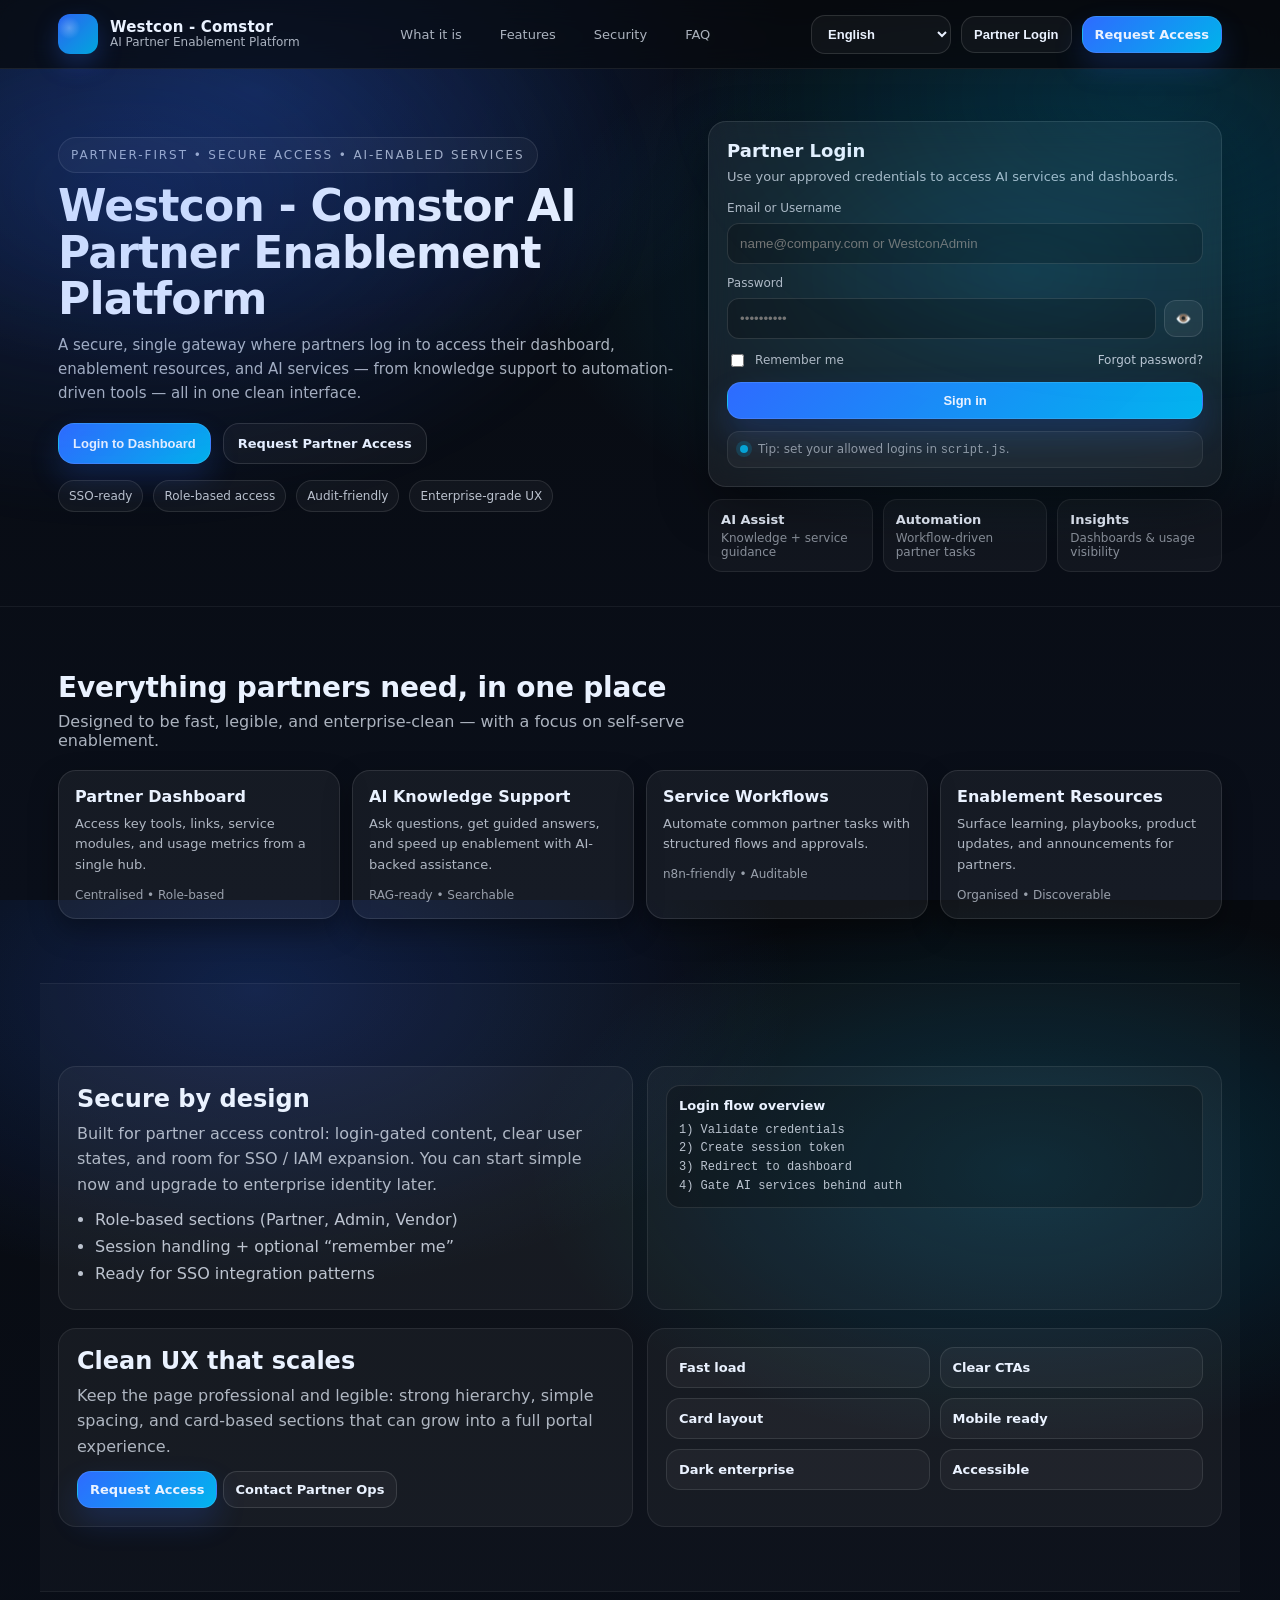
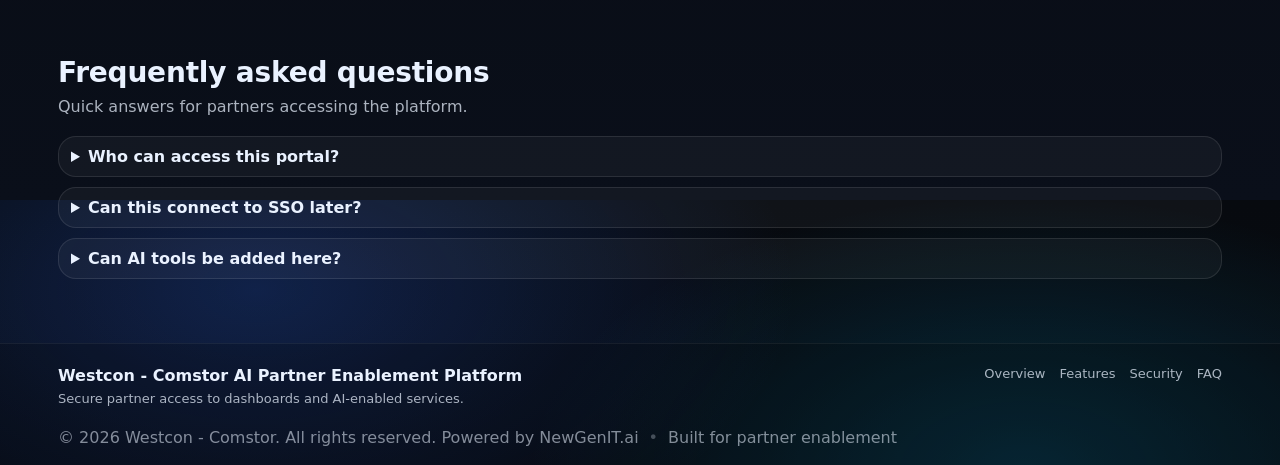
<file: WestconAdmin.html>
<!DOCTYPE html>
<html lang="en">
<head>
  <meta charset="UTF-8" />
  <meta name="viewport" content="width=device-width, initial-scale=1.0"/>
  <title>Weston AI Partner Enablement Platform • Admin Portal</title>
  <link rel="stylesheet" href="style.css"/>

  <style>
    .admin-wrap{
      max-width: var(--max);
      margin: 0 auto;
      padding: 28px 18px 64px;
    }

    .admin-head{
      display:flex;
      align-items:flex-start;
      justify-content:space-between;
      gap: 14px;
      margin: 18px 0 18px;
    }

    .admin-title{
      margin:0;
      font-size: 26px;
      letter-spacing: -.2px;
    }

    .admin-sub{
      margin: 8px 0 0;
      color: var(--muted);
      max-width: 72ch;
      line-height: 1.6;
      font-size: 13px;
    }

    .admin-actions{
      display:flex;
      gap: 10px;
      align-items:center;
      flex-wrap:wrap;
      justify-content:flex-end;
    }

    .surface{
      border-radius: var(--radius);
      border: 1px solid rgba(255,255,255,.10);
      background: rgba(255,255,255,.05);
      box-shadow: var(--shadow2);
    }

    .toolbar{
      padding: 14px;
      display:flex;
      gap: 10px;
      flex-wrap:wrap;
      align-items:center;
      justify-content:space-between;
    }

    .toolbar-left{
      display:flex;
      gap: 10px;
      flex-wrap:wrap;
      align-items:center;
      flex: 1;
      min-width: 260px;
    }

    .search{
      display:flex;
      align-items:center;
      gap: 10px;
      padding: 10px 12px;
      border-radius: 14px;
      border: 1px solid rgba(255,255,255,.12);
      background: rgba(0,0,0,.22);
      min-width: 320px;
      flex: 1;
    }

    .search input{
      width:100%;
      border:none;
      outline:none;
      background: transparent;
      color: var(--text);
      font-size: 13px;
    }

    .select{
      border-radius: 14px;
      border: 1px solid rgba(255,255,255,.12);
      background: rgba(0,0,0,.22);
      color: var(--text);
      padding: 10px 12px;
      outline: none;
      font-size: 13px;
      min-width: 240px;
    }

    .kpis{
      display:grid;
      grid-template-columns: repeat(4, 1fr);
      gap: 12px;
      margin: 14px 0;
    }

    .kpi{
      padding: 14px;
    }

    .kpi-label{
      color: var(--muted2);
      font-size: 12px;
      margin: 0 0 6px;
    }

    .kpi-value{
      font-size: 22px;
      font-weight: 900;
      margin: 0 0 6px;
      letter-spacing: -.3px;
    }

    .kpi-foot{
      color: var(--muted);
      font-size: 12px;
      margin:0;
    }

    .grid{
      display:grid;
      grid-template-columns: 1.55fr .85fr;
      gap: 12px;
      margin-top: 12px;
    }

    .table-wrap{
      overflow:hidden;
    }

    table{
      width:100%;
      border-collapse: separate;
      border-spacing: 0;
      font-size: 12.5px;
    }

    thead th{
      text-align:left;
      color: rgba(234,242,255,.75);
      font-weight: 800;
      padding: 12px 12px;
      border-bottom: 1px solid rgba(255,255,255,.10);
      background: rgba(255,255,255,.03);
      position: sticky;
      top: 0;
      z-index: 1;
    }

    tbody td{
      padding: 12px 12px;
      border-bottom: 1px solid rgba(255,255,255,.08);
      color: rgba(234,242,255,.85);
      vertical-align: top;
    }

    tbody tr{
      cursor:pointer;
      transition: background .12s ease;
    }

    tbody tr:hover{
      background: rgba(255,255,255,.05);
    }

    .muted{
      color: rgba(234,242,255,.60);
    }

    .badges{
      display:flex;
      flex-wrap:wrap;
      gap: 6px;
    }

    .badge-pill{
      display:inline-flex;
      align-items:center;
      gap: 8px;
      padding: 6px 9px;
      border-radius: 999px;
      border: 1px solid rgba(255,255,255,.10);
      background: rgba(255,255,255,.04);
      color: rgba(234,242,255,.82);
      font-size: 11.5px;
      font-weight: 700;
      white-space: nowrap;
    }

    .badge-pill[data-kind="kb"]{ border-color: rgba(0,194,255,.20); background: rgba(0,194,255,.08); }
    .badge-pill[data-kind="arch"]{ border-color: rgba(46,107,255,.22); background: rgba(46,107,255,.10); }
    .badge-pill[data-kind="sales"]{ border-color: rgba(46,229,157,.20); background: rgba(46,229,157,.08); }

    .panel{
      padding: 14px;
      display:flex;
      flex-direction:column;
      gap: 12px;
      position: sticky;
      top: 86px;
      height: fit-content;
    }

    .panel h3{
      margin: 0;
      font-size: 16px;
      letter-spacing: -.2px;
    }

    .panel p{
      margin:0;
      color: var(--muted);
      font-size: 12.5px;
      line-height: 1.6;
    }

    .kv{
      display:grid;
      grid-template-columns: 120px 1fr;
      gap: 8px 10px;
      padding-top: 6px;
    }

    .k{
      color: rgba(234,242,255,.65);
      font-size: 12px;
      font-weight: 800;
    }

    .v{
      color: rgba(234,242,255,.88);
      font-size: 12.5px;
    }

    .pill{
      display:inline-flex;
      align-items:center;
      gap: 8px;
      padding: 8px 10px;
      border-radius: 12px;
      border: 1px solid rgba(255,255,255,.10);
      background: rgba(255,255,255,.04);
      color: rgba(234,242,255,.78);
      font-size: 12px;
      font-weight: 700;
    }

    .row{
      display:flex;
      gap:10px;
      flex-wrap:wrap;
      align-items:center;
      justify-content:space-between;
    }

    .pager{
      display:flex;
      gap: 10px;
      align-items:center;
      justify-content:space-between;
      padding: 12px 14px;
      border-top: 1px solid rgba(255,255,255,.08);
    }

    .statusline{
      padding: 10px 14px;
      border-top: 1px solid rgba(255,255,255,.08);
      color: var(--muted2);
      font-size: 12px;
      display:flex;
      justify-content:space-between;
      gap: 10px;
      flex-wrap:wrap;
    }

    .dot-live{
      width: 8px;
      height: 8px;
      border-radius: 999px;
      background: rgba(0,194,255,.9);
      box-shadow: 0 0 0 4px rgba(0,194,255,.14);
      display:inline-block;
      margin-right: 8px;
    }

    .danger{
      border-color: rgba(255,176,32,.35) !important;
      background: rgba(255,176,32,.10) !important;
      color: rgba(255,236,204,.95) !important;
    }

    .btn-add-user{
      text-decoration:none;
    }

    @media (max-width: 980px){
      .kpis{ grid-template-columns: repeat(2, 1fr); }
      .grid{ grid-template-columns: 1fr; }
      .panel{ position: relative; top:auto; }
      .search{ min-width: 220px; }
      .admin-head{ flex-direction: column; }
      .admin-actions{ justify-content:flex-start; }
    }
  </style>
</head>

<body>
  <header class="topbar">
    <div class="topbar-inner">
      <a class="brand" href="index.html">
        <span class="brand-mark" aria-hidden="true"></span>
        <span class="brand-text">
          <span class="brand-name">Weston</span>
          <span class="brand-sub">AI Partner Enablement Platform</span>
        </span>
      </a>

      <nav class="nav">
        <a href="#" class="nav-link">Admin Portal</a>
        <a href="index.html#features" class="nav-link">Features</a>
        <a href="index.html#security" class="nav-link">Security</a>
        <a href="index.html#faq" class="nav-link">FAQ</a>
      </nav>

      <div class="nav-actions">
        <span class="pill" id="adminIdentity">
          <span class="dot-live"></span>
          Admin session
        </span>
        <button class="btn btn-ghost" id="logoutBtn">Logout</button>
      </div>

      <button class="hamburger" id="hamburger" aria-label="Open menu">
        <span></span><span></span><span></span>
      </button>
    </div>

    <div class="mobile-nav hidden" id="mobileNav">
      <a href="#" class="mobile-link">Admin Portal</a>
      <a href="index.html#features" class="mobile-link">Features</a>
      <a href="index.html#security" class="mobile-link">Security</a>
      <a href="index.html#faq" class="mobile-link">FAQ</a>
      <div class="mobile-actions">
        <button class="btn btn-ghost" id="logoutBtnMobile">Logout</button>
      </div>
    </div>
  </header>

  <main class="admin-wrap">
    <div class="admin-head">
      <div>
        <h1 class="admin-title">Admin Portal • Partner Users</h1>
        <p class="admin-sub">
          Search and manage registered partner users synced from Airtable. View user IDs, service entitlements,
          token packs, usage, and upcoming billing dates — with a clean, audit-friendly overview.
        </p>
      </div>

      <div class="admin-actions">
        <a class="btn btn-primary btn-add-user" href="westconadduser.html">Add User</a>
        <button class="btn btn-ghost" id="refreshBtn">Refresh</button>
        <button class="btn btn-primary" id="testConnBtn">Test Airtable</button>
      </div>
    </div>

    <section class="kpis">
      <div class="kpi surface">
        <p class="kpi-label">Total users (loaded)</p>
        <p class="kpi-value" id="kpiUsers">0</p>
        <p class="kpi-foot">Current page results</p>
      </div>
      <div class="kpi surface">
        <p class="kpi-label">Total tokens purchased</p>
        <p class="kpi-value" id="kpiPurchased">0</p>
        <p class="kpi-foot">Sum (page)</p>
      </div>
      <div class="kpi surface">
        <p class="kpi-label">Total tokens used</p>
        <p class="kpi-value" id="kpiUsed">0</p>
        <p class="kpi-foot">Sum (page)</p>
      </div>
      <div class="kpi surface">
        <p class="kpi-label">Total tokens left</p>
        <p class="kpi-value" id="kpiLeft">0</p>
        <p class="kpi-foot">Sum (page)</p>
      </div>
    </section>

    <section class="surface table-wrap">
      <div class="toolbar">
        <div class="toolbar-left">
          <div class="search" title="Search by user id, username, company, or service">
            <span class="muted">🔎</span>
            <input id="searchInput" type="text" placeholder="Search: West01-00001, username, company, service…" />
          </div>

          <select class="select" id="serviceFilter" title="Filter by service purchased">
            <option value="">All Services</option>
            <option value="Westcon Knowledge Base">Westcon Knowledge Base</option>
            <option value="AI Network Architecture Recommendations">AI Network Architecture Recommendations</option>
            <option value="AI Sales Copilot For Resellers">AI Sales Copilot For Resellers</option>
          </select>
        </div>

        <div class="row">
          <span class="pill" id="syncPill">
            <span class="dot-live"></span>
            Airtable sync ready
          </span>
        </div>
      </div>

      <div style="overflow:auto; max-height: 520px;">
        <table>
          <thead>
            <tr>
              <th style="min-width:140px;">User ID</th>
              <th style="min-width:170px;">Username (Login)</th>
              <th style="min-width:200px;">Company</th>
              <th style="min-width:320px;">Services Purchased</th>
              <th style="min-width:150px;">Tokens Purchased</th>
              <th style="min-width:130px;">Token Usage</th>
              <th style="min-width:120px;">Tokens Left</th>
              <th style="min-width:160px;">Next Payment Date</th>
            </tr>
          </thead>
          <tbody id="userTbody"></tbody>
        </table>
      </div>

      <div class="pager">
        <button class="btn btn-ghost" id="prevBtn" disabled>Previous</button>
        <div class="muted" id="pageInfo">Page 1</div>
        <button class="btn btn-ghost" id="nextBtn" disabled>Next</button>
      </div>

      <div class="statusline">
        <div id="statusText">Ready.</div>
        <div class="muted" id="lastSync">Last sync: —</div>
      </div>
    </section>

    <section class="grid">
      <div></div>

      <aside class="surface panel" id="detailsPanel">
        <h3>User Details</h3>
        <p>Select a user row to view details.</p>

        <div class="kv" id="kvGrid" style="display:none;">
          <div class="k">User ID</div><div class="v" id="d_userId">—</div>
          <div class="k">Username</div><div class="v" id="d_username">—</div>
          <div class="k">Company</div><div class="v" id="d_company">—</div>
          <div class="k">Services</div><div class="v" id="d_services">—</div>
          <div class="k">Purchased</div><div class="v" id="d_purchased">—</div>
          <div class="k">Usage</div><div class="v" id="d_usage">—</div>
          <div class="k">Left</div><div class="v" id="d_left">—</div>
          <div class="k">Next Payment</div><div class="v" id="d_nextPay">—</div>
        </div>

        <div style="display:flex; gap:10px; flex-wrap:wrap; margin-top: 4px;">
          <button class="btn btn-primary" id="openInAirtableBtn" disabled>Open in Airtable</button>
          <button class="btn btn-ghost" id="copyUserBtn" disabled>Copy Summary</button>
        </div>

        <div class="alert hidden" id="adminAlert"></div>
      </aside>
    </section>
  </main>

  <script>
    const SESSION_KEY = "weston_partner_session";

    function getSession(){
      const a = localStorage.getItem(SESSION_KEY);
      const b = sessionStorage.getItem(SESSION_KEY);
      try {
        return a ? JSON.parse(a) : (b ? JSON.parse(b) : null);
      } catch {
        return null;
      }
    }

    function clearSession(){
      localStorage.removeItem(SESSION_KEY);
      sessionStorage.removeItem(SESSION_KEY);
    }

    const session = getSession();
    if (!session || session.role !== "admin") {
      window.location.href = "index.html";
    }

    const $ = (id) => document.getElementById(id);

    function fmtNum(n){
      const x = Number(n || 0);
      return isFinite(x) ? x.toLocaleString() : "0";
    }

    function escapeHtml(str){
      return String(str ?? "")
        .replaceAll("&","&amp;")
        .replaceAll("<","&lt;")
        .replaceAll(">","&gt;")
        .replaceAll('"',"&quot;")
        .replaceAll("'","&#039;");
    }

    function setStatus(msg){
      $("statusText").textContent = msg;
    }

    function setAdminAlert(msg){
      const el = $("adminAlert");
      el.textContent = msg;
      el.classList.remove("hidden");
    }

    function clearAdminAlert(){
      const el = $("adminAlert");
      el.textContent = "";
      el.classList.add("hidden");
    }

    function serviceKind(name){
      if (name === "Westcon Knowledge Base") return "kb";
      if (name === "AI Network Architecture Recommendations") return "arch";
      if (name === "AI Sales Copilot For Resellers") return "sales";
      return "kb";
    }

    function renderServices(services){
      const list = Array.isArray(services) ? services : (services ? [services] : []);
      if (!list.length) return `<span class="muted">—</span>`;
      return `
        <div class="badges">
          ${list.map(s => `
            <span class="badge-pill" data-kind="${serviceKind(s)}">${escapeHtml(s)}</span>
          `).join("")}
        </div>
      `;
    }

    const AIRTABLE = {
      token: "patnlxQXzaQNdoH1F.cf0e60ef56258f0e0ceb5baefd31b295e83473aec2c3a9dd011bc483885c4b11",
      baseId: "appSD8RW451qfUbo2",
      tableName: "WestConAdmin",
      baseUrl: "https://airtable.com/appSD8RW451qfUbo2/tblSrTZTkOrQJcIy5/viwVzBLTdwHScADoE",
      fields: {
        userId: "User ID",
        username: "Username",
        company: "Company",
        services: "Services Purchased",
        tokensPurchased: "Tokens Purchased",
        tokenUsage: "Token Usage",
        tokensLeft: "Tokens Left",
        nextPaymentDate: "Next Payment Date"
      }
    };

    function airtableUrl(params = {}){
      const qs = new URLSearchParams(params);
      return `https://api.airtable.com/v0/${AIRTABLE.baseId}/${encodeURIComponent(AIRTABLE.tableName)}?${qs.toString()}`;
    }

    async function airtableFetch(params){
      const url = airtableUrl(params);
      const res = await fetch(url, {
        headers: {
          Authorization: `Bearer ${AIRTABLE.token}`
        }
      });

      const data = await res.json();

      if (!res.ok) {
        const msg = data?.error?.message || "Airtable request failed.";
        throw new Error(msg);
      }

      return data;
    }

    let currentPage = 1;
    let pageOffsets = [null];
    let lastRecords = [];
    let selectedRecord = null;

    function buildFilterFormula(searchText, serviceFilter){
      const f = AIRTABLE.fields;
      const t = (searchText || "").trim();

      const safeService = String(serviceFilter || "").replaceAll('"', '\\"');
      const serviceFormula = serviceFilter
        ? `FIND("${safeService}", ARRAYJOIN({${f.services}}, ","))`
        : "TRUE()";

      if (!t) return `AND(${serviceFormula})`;

      const safe = t.replaceAll('"', '\\"');
      const clauses = [
        `FIND(LOWER("${safe}"), LOWER({${f.userId}}&""))`,
        `FIND(LOWER("${safe}"), LOWER({${f.username}}&""))`,
        `FIND(LOWER("${safe}"), LOWER({${f.company}}&""))`,
        `FIND(LOWER("${safe}"), LOWER(ARRAYJOIN({${f.services}}, ",")&""))`
      ];

      return `AND(${serviceFormula}, OR(${clauses.join(",")}))`;
    }

    function getField(record, key){
      const f = AIRTABLE.fields[key];
      return record?.fields?.[f];
    }

    function normalizeServices(val){
      if (Array.isArray(val)) return val;
      if (typeof val === "string" && val.trim()) {
        return val.split(",").map(s => s.trim()).filter(Boolean);
      }
      return [];
    }

    function computeKPIs(records){
      const purchased = records.reduce((s,r)=> s + Number(getField(r, "tokensPurchased") || 0), 0);
      const used = records.reduce((s,r)=> s + Number(getField(r, "tokenUsage") || 0), 0);
      const left = records.reduce((s,r)=> s + Number(getField(r, "tokensLeft") || 0), 0);

      $("kpiUsers").textContent = fmtNum(records.length);
      $("kpiPurchased").textContent = fmtNum(purchased);
      $("kpiUsed").textContent = fmtNum(used);
      $("kpiLeft").textContent = fmtNum(left);
    }

    function renderTable(records){
      const tbody = $("userTbody");

      if (!records.length){
        tbody.innerHTML = `
          <tr>
            <td colspan="8" class="muted">No users found for this query.</td>
          </tr>
        `;
        computeKPIs([]);
        return;
      }

      tbody.innerHTML = records.map((r) => {
        const userId = getField(r, "userId") || "—";
        const username = getField(r, "username") || "—";
        const company = getField(r, "company") || "—";
        const services = normalizeServices(getField(r, "services"));
        const purchased = fmtNum(getField(r, "tokensPurchased"));
        const usage = fmtNum(getField(r, "tokenUsage"));
        const left = fmtNum(getField(r, "tokensLeft"));
        const nextPay = getField(r, "nextPaymentDate") || "—";

        return `
          <tr data-record-id="${escapeHtml(r.id)}">
            <td><b>${escapeHtml(userId)}</b></td>
            <td>${escapeHtml(username)}</td>
            <td>${escapeHtml(company)}</td>
            <td>${renderServices(services)}</td>
            <td>${purchased}</td>
            <td>${usage}</td>
            <td>${left}</td>
            <td>${escapeHtml(nextPay)}</td>
          </tr>
        `;
      }).join("");

      computeKPIs(records);
    }

    function setDetails(record){
      selectedRecord = record;
      const has = !!record;

      $("kvGrid").style.display = has ? "grid" : "none";
      $("openInAirtableBtn").disabled = !has;
      $("copyUserBtn").disabled = !has;

      if (!has){
        $("detailsPanel").querySelector("p").textContent = "Select a user row to view details.";
        return;
      }

      const userId = getField(record, "userId") || "—";
      const username = getField(record, "username") || "—";
      const company = getField(record, "company") || "—";
      const services = normalizeServices(getField(record, "services"));
      const purchased = fmtNum(getField(record, "tokensPurchased"));
      const usage = fmtNum(getField(record, "tokenUsage"));
      const left = fmtNum(getField(record, "tokensLeft"));
      const nextPay = getField(record, "nextPaymentDate") || "—";

      $("d_userId").textContent = userId;
      $("d_username").textContent = username;
      $("d_company").textContent = company;
      $("d_services").innerHTML = renderServices(services);
      $("d_purchased").textContent = purchased;
      $("d_usage").textContent = usage;
      $("d_left").textContent = left;
      $("d_nextPay").textContent = nextPay;

      $("detailsPanel").querySelector("p").textContent = "Detailed record snapshot (Airtable source).";
    }

    async function loadPage(page){
      clearAdminAlert();

      if (!AIRTABLE.token || AIRTABLE.token.includes("PASTE_")) {
        setAdminAlert("Airtable token is not configured yet. Paste your PAT into AIRTABLE.token.");
        $("syncPill").classList.add("danger");
        $("syncPill").innerHTML = '<span class="dot-live"></span>Airtable not configured';
        setStatus("Airtable token missing.");
        return;
      }

      $("syncPill").classList.remove("danger");
      $("syncPill").innerHTML = '<span class="dot-live"></span>Airtable sync ready';

      setStatus("Loading users from Airtable…");

      const searchText = $("searchInput").value || "";
      const serviceFilter = $("serviceFilter").value || "";
      const offset = pageOffsets[page - 1] || null;
      const filterByFormula = buildFilterFormula(searchText, serviceFilter);

      const params = {
        pageSize: "25",
        filterByFormula
      };

      if (offset) params.offset = offset;

      try{
        const data = await airtableFetch(params);
        lastRecords = data.records || [];

        const nextOffset = data.offset || null;

        renderTable(lastRecords);
        setDetails(null);

        currentPage = page;
        $("pageInfo").textContent = `Page ${currentPage}`;
        $("prevBtn").disabled = currentPage <= 1;
        $("nextBtn").disabled = !nextOffset;
        pageOffsets[currentPage] = nextOffset;

        const now = new Date();
        $("lastSync").textContent = `Last sync: ${now.toLocaleString()}`;

        setStatus(`Loaded ${lastRecords.length} user(s).`);
      } catch(err){
        setAdminAlert(`Airtable error: ${err.message}`);
        setStatus("Failed to load users.");
      }
    }

    function debounce(fn, ms = 350){
      let t;
      return (...args) => {
        clearTimeout(t);
        t = setTimeout(() => fn(...args), ms);
      };
    }

    document.addEventListener("DOMContentLoaded", () => {
      $("hamburger")?.addEventListener("click", () => {
        $("mobileNav").classList.toggle("hidden");
      });

      $("adminIdentity").innerHTML = `<span class="dot-live"></span>${escapeHtml(session.login || "WestconAdmin")} • Admin`;

      const doLogout = () => {
        clearSession();
        window.location.href = "index.html";
      };

      $("logoutBtn").addEventListener("click", doLogout);
      $("logoutBtnMobile")?.addEventListener("click", doLogout);

      $("prevBtn").addEventListener("click", () => {
        if (currentPage > 1) loadPage(currentPage - 1);
      });

      $("nextBtn").addEventListener("click", () => {
        if (pageOffsets[currentPage]) loadPage(currentPage + 1);
      });

      const debouncedReload = debounce(() => {
        currentPage = 1;
        pageOffsets = [null];
        loadPage(1);
      }, 380);

      $("searchInput").addEventListener("input", debouncedReload);
      $("serviceFilter").addEventListener("change", debouncedReload);

      $("userTbody").addEventListener("click", (e) => {
        const tr = e.target.closest("tr");
        const rid = tr?.getAttribute("data-record-id");
        if (!rid) return;

        const record = lastRecords.find(r => r.id === rid);
        if (!record) return;

        setDetails(record);
      });

      $("refreshBtn").addEventListener("click", () => {
        loadPage(currentPage);
      });

      $("testConnBtn").addEventListener("click", async () => {
        clearAdminAlert();
        try{
          setStatus("Testing Airtable connection…");
          await airtableFetch({ pageSize: "1" });
          setStatus("Airtable connection OK.");
          $("syncPill").classList.remove("danger");
          $("syncPill").innerHTML = '<span class="dot-live"></span>Airtable connected';
        } catch(err){
          setAdminAlert(`Airtable test failed: ${err.message}`);
          $("syncPill").classList.add("danger");
          $("syncPill").innerHTML = '<span class="dot-live"></span>Airtable error';
          setStatus("Airtable connection failed.");
        }
      });

      $("openInAirtableBtn").addEventListener("click", () => {
        if (!selectedRecord) return;
        window.open(AIRTABLE.baseUrl, "_blank", "noopener,noreferrer");
      });

      $("copyUserBtn").addEventListener("click", async () => {
        if (!selectedRecord) return;

        const userId = getField(selectedRecord, "userId") || "—";
        const username = getField(selectedRecord, "username") || "—";
        const company = getField(selectedRecord, "company") || "—";
        const services = normalizeServices(getField(selectedRecord, "services")).join(" | ") || "—";
        const purchased = fmtNum(getField(selectedRecord, "tokensPurchased"));
        const usage = fmtNum(getField(selectedRecord, "tokenUsage"));
        const left = fmtNum(getField(selectedRecord, "tokensLeft"));
        const nextPay = getField(selectedRecord, "nextPaymentDate") || "—";

        const text =
`Westcon Partner User
User ID: ${userId}
Username: ${username}
Company: ${company}
Services Purchased: ${services}
Tokens Purchased: ${purchased}
Token Usage: ${usage}
Tokens Left: ${left}
Next Payment Date: ${nextPay}`;

        try{
          await navigator.clipboard.writeText(text);
          setStatus("Copied summary to clipboard.");
        } catch{
          setAdminAlert("Could not copy to clipboard (browser permission).");
        }
      });

      loadPage(1);
    });
  </script>
</body>
</html>
</file>
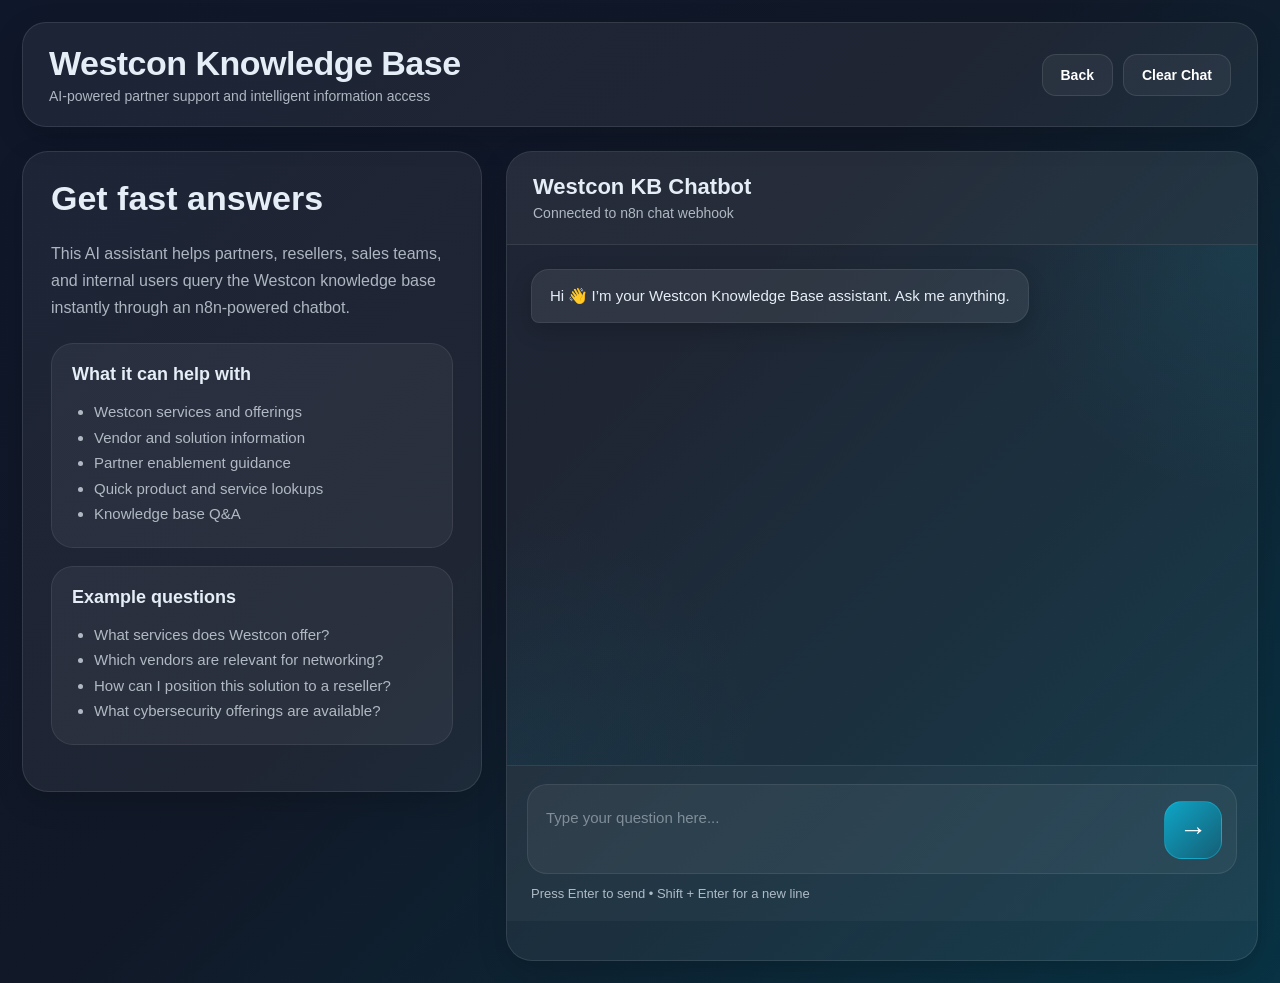
<file: westconKB.html>
<!DOCTYPE html>
<html lang="en">
<head>
  <meta charset="UTF-8" />
  <meta name="viewport" content="width=device-width, initial-scale=1.0" />
  <title>Westcon Knowledge Base</title>

  <style>
    * {
      box-sizing: border-box;
      margin: 0;
      padding: 0;
    }

    :root {
      --bg-1: #0f172a;
      --bg-2: #111827;
      --bg-3: #083344;
      --panel: rgba(255,255,255,0.06);
      --panel-2: rgba(255,255,255,0.04);
      --panel-3: rgba(255,255,255,0.08);
      --border: rgba(255,255,255,0.1);
      --text: #e5eef7;
      --muted: rgba(229,238,247,0.72);
      --accent: #0891b2;
      --accent-2: #22d3ee;
    }

    body {
      margin: 0;
      font-family: Inter, Arial, sans-serif;
      background: linear-gradient(135deg, var(--bg-1) 0%, var(--bg-2) 45%, var(--bg-3) 100%);
      color: var(--text);
      min-height: 100vh;
    }

    .page-wrap {
      max-width: 1600px;
      margin: 0 auto;
      padding: 22px;
    }

    .topbar {
      display: flex;
      justify-content: space-between;
      align-items: center;
      gap: 16px;
      padding: 22px 26px;
      background: var(--panel);
      border: 1px solid var(--border);
      border-radius: 24px;
      margin-bottom: 24px;
      box-shadow: 0 10px 30px rgba(0,0,0,0.18);
    }

    .topbar-left h1 {
      font-size: 34px;
      line-height: 1.1;
      font-weight: 800;
      letter-spacing: -0.5px;
      margin-bottom: 6px;
    }

    .topbar-left p {
      font-size: 14px;
      color: var(--muted);
    }

    .top-actions {
      display: flex;
      gap: 10px;
      flex-wrap: wrap;
    }

    .top-btn {
      padding: 12px 18px;
      border-radius: 14px;
      background: rgba(255,255,255,0.05);
      border: 1px solid rgba(255,255,255,0.1);
      color: #fff;
      cursor: pointer;
      font-weight: 700;
      font-size: 14px;
      transition: 0.2s ease;
    }

    .top-btn:hover {
      background: rgba(255,255,255,0.1);
      transform: translateY(-1px);
    }

    .main-grid {
      display: grid;
      grid-template-columns: 460px 1fr;
      gap: 24px;
      align-items: start;
    }

    .panel {
      background: var(--panel);
      border: 1px solid var(--border);
      border-radius: 26px;
      overflow: hidden;
      box-shadow: 0 10px 30px rgba(0,0,0,0.16);
    }

    .info-panel {
      padding: 28px;
    }

    .info-panel h2 {
      font-size: 34px;
      line-height: 1.1;
      font-weight: 800;
      margin-bottom: 22px;
    }

    .info-panel p {
      color: var(--muted);
      font-size: 16px;
      line-height: 1.7;
      margin-bottom: 22px;
    }

    .info-card {
      background: rgba(255,255,255,0.05);
      border: 1px solid rgba(255,255,255,0.08);
      border-radius: 22px;
      padding: 20px;
      margin-bottom: 18px;
    }

    .info-card h3 {
      font-size: 18px;
      margin-bottom: 14px;
      font-weight: 800;
    }

    .info-card ul {
      padding-left: 22px;
      color: var(--muted);
      line-height: 1.7;
      font-size: 15px;
    }

    .chat-panel {
      display: flex;
      flex-direction: column;
      min-height: 810px;
    }

    .chat-header {
      padding: 22px 26px;
      border-bottom: 1px solid rgba(255,255,255,0.08);
      background: rgba(255,255,255,0.03);
    }

    .chat-header strong {
      display: block;
      font-size: 22px;
      font-weight: 800;
      margin-bottom: 4px;
    }

    .chat-header span {
      color: var(--muted);
      font-size: 14px;
    }

    .chat-messages {
      flex: 1;
      min-height: 520px;
      max-height: 520px;
      overflow-y: auto;
      padding: 24px;
      display: flex;
      flex-direction: column;
      gap: 16px;
      background:
        radial-gradient(circle at top right, rgba(34,211,238,0.08), transparent 28%),
        radial-gradient(circle at bottom left, rgba(8,145,178,0.08), transparent 28%);
    }

    .message-row {
      display: flex;
      width: 100%;
    }

    .message-row.user {
      justify-content: flex-end;
    }

    .message-row.bot {
      justify-content: flex-start;
    }

    .bubble {
      max-width: 78%;
      padding: 14px 18px;
      border-radius: 18px;
      font-size: 15px;
      line-height: 1.6;
      word-break: break-word;
      box-shadow: 0 8px 22px rgba(0,0,0,0.16);
      white-space: pre-wrap;
    }

    .bubble.user {
      background: linear-gradient(135deg, rgba(8,145,178,0.95), rgba(34,211,238,0.35));
      border: 1px solid rgba(34,211,238,0.32);
      color: #f8fdff;
      border-bottom-right-radius: 8px;
    }

    .bubble.bot {
      background: rgba(255,255,255,0.08);
      border: 1px solid rgba(255,255,255,0.08);
      color: var(--text);
      border-bottom-left-radius: 8px;
    }

    .bubble.typing {
      display: inline-flex;
      align-items: center;
      gap: 6px;
      min-width: 74px;
      padding-top: 16px;
      padding-bottom: 16px;
    }

    .typing-dot {
      width: 8px;
      height: 8px;
      border-radius: 50%;
      background: #d7e6ef;
      opacity: 0.45;
      animation: typingBounce 1.2s infinite ease-in-out;
    }

    .typing-dot:nth-child(2) {
      animation-delay: 0.15s;
    }

    .typing-dot:nth-child(3) {
      animation-delay: 0.3s;
    }

    @keyframes typingBounce {
      0%, 80%, 100% {
        transform: translateY(0);
        opacity: 0.35;
      }
      40% {
        transform: translateY(-4px);
        opacity: 1;
      }
    }

    .chat-input-wrap {
      padding: 18px 20px 20px;
      border-top: 1px solid rgba(255,255,255,0.08);
      background: rgba(255,255,255,0.03);
    }

    .input-shell {
      display: flex;
      align-items: flex-end;
      gap: 12px;
      padding: 14px;
      background: rgba(255,255,255,0.05);
      border: 1px solid rgba(255,255,255,0.08);
      border-radius: 20px;
    }

    .chat-input {
      flex: 1;
      min-height: 60px;
      max-height: 150px;
      padding: 8px 4px;
      background: transparent;
      border: none;
      outline: none;
      resize: none;
      color: var(--text);
      font-family: inherit;
      font-size: 15px;
      line-height: 1.5;
    }

    .chat-input::placeholder {
      color: rgba(229,238,247,0.45);
    }

    .send-btn {
      width: 58px;
      height: 58px;
      border-radius: 18px;
      background: linear-gradient(135deg, #0ea5c6, #155e75);
      border: 1px solid rgba(34,211,238,0.32);
      color: white;
      font-size: 28px;
      font-weight: 800;
      cursor: pointer;
      transition: 0.2s ease;
      flex-shrink: 0;
    }

    .send-btn:hover {
      transform: translateY(-1px);
      filter: brightness(1.06);
    }

    .send-btn:disabled {
      opacity: 0.55;
      cursor: not-allowed;
      transform: none;
    }

    .chat-help {
      padding: 12px 4px 0;
      color: var(--muted);
      font-size: 13px;
    }

    @media (max-width: 1200px) {
      .main-grid {
        grid-template-columns: 1fr;
      }

      .chat-panel {
        min-height: 760px;
      }

      .chat-messages {
        max-height: 500px;
      }
    }

    @media (max-width: 700px) {
      .page-wrap {
        padding: 14px;
      }

      .topbar {
        flex-direction: column;
        align-items: flex-start;
      }

      .topbar-left h1 {
        font-size: 28px;
      }

      .info-panel h2 {
        font-size: 28px;
      }

      .chat-messages {
        min-height: 440px;
        max-height: 440px;
        padding: 18px;
      }

      .bubble {
        max-width: 90%;
      }

      .send-btn {
        width: 52px;
        height: 52px;
        font-size: 24px;
      }
    }
  </style>
</head>
<body>
  <div class="page-wrap">
    <div class="topbar">
      <div class="topbar-left">
        <h1>Westcon Knowledge Base</h1>
        <p>AI-powered partner support and intelligent information access</p>
      </div>

      <div class="top-actions">
        <button class="top-btn" onclick="location.href='userdashboard.html'">Back</button>
        <button class="top-btn" onclick="clearChat()">Clear Chat</button>
      </div>
    </div>

    <div class="main-grid">
      <div class="panel info-panel">
        <h2>Get fast answers</h2>
        <p>
          This AI assistant helps partners, resellers, sales teams, and internal users
          query the Westcon knowledge base instantly through an n8n-powered chatbot.
        </p>

        <div class="info-card">
          <h3>What it can help with</h3>
          <ul>
            <li>Westcon services and offerings</li>
            <li>Vendor and solution information</li>
            <li>Partner enablement guidance</li>
            <li>Quick product and service lookups</li>
            <li>Knowledge base Q&amp;A</li>
          </ul>
        </div>

        <div class="info-card">
          <h3>Example questions</h3>
          <ul>
            <li>What services does Westcon offer?</li>
            <li>Which vendors are relevant for networking?</li>
            <li>How can I position this solution to a reseller?</li>
            <li>What cybersecurity offerings are available?</li>
          </ul>
        </div>
      </div>

      <div class="panel chat-panel">
        <div class="chat-header">
          <strong>Westcon KB Chatbot</strong>
          <span>Connected to n8n chat webhook</span>
        </div>

        <div id="chatMessages" class="chat-messages">
          <div class="message-row bot">
            <div class="bubble bot">Hi 👋 I’m your Westcon Knowledge Base assistant. Ask me anything.</div>
          </div>
        </div>

        <div class="chat-input-wrap">
          <div class="input-shell">
            <textarea
              id="chatInput"
              class="chat-input"
              placeholder="Type your question here..."
              rows="1"
            ></textarea>
            <button id="sendBtn" class="send-btn" onclick="sendMessage()">→</button>
          </div>
          <div class="chat-help">Press Enter to send • Shift + Enter for a new line</div>
        </div>
      </div>
    </div>
  </div>

  <script>
    const WEBHOOK_URL = "https://newgenit.app.n8n.cloud/webhook/916e36ec-a45c-454a-bd9b-8cb7605ef3fb/chat";

    const chatMessages = document.getElementById("chatMessages");
    const chatInput = document.getElementById("chatInput");
    const sendBtn = document.getElementById("sendBtn");

    let isSending = false;

    function addMessage(text, sender) {
      const row = document.createElement("div");
      row.className = "message-row " + sender;

      const bubble = document.createElement("div");
      bubble.className = "bubble " + sender;
      bubble.textContent = text;

      row.appendChild(bubble);
      chatMessages.appendChild(row);
      scrollToBottom();
    }

    function addTypingBubble() {
      const row = document.createElement("div");
      row.className = "message-row bot";
      row.id = "typingRow";

      const bubble = document.createElement("div");
      bubble.className = "bubble bot typing";
      bubble.innerHTML = `
        <span class="typing-dot"></span>
        <span class="typing-dot"></span>
        <span class="typing-dot"></span>
      `;

      row.appendChild(bubble);
      chatMessages.appendChild(row);
      scrollToBottom();
    }

    function removeTypingBubble() {
      const typingRow = document.getElementById("typingRow");
      if (typingRow) {
        typingRow.remove();
      }
    }

    function scrollToBottom() {
      chatMessages.scrollTop = chatMessages.scrollHeight;
    }

    function clearChat() {
      chatMessages.innerHTML = `
        <div class="message-row bot">
          <div class="bubble bot">Hi 👋 I’m your Westcon Knowledge Base assistant. Ask me anything.</div>
        </div>
      `;
    }

    function autoResizeTextarea() {
      chatInput.style.height = "auto";
      chatInput.style.height = Math.min(chatInput.scrollHeight, 150) + "px";
    }

    function extractReply(data) {
      if (!data) return "No response from AI.";

      if (typeof data === "string") return data;

      if (Array.isArray(data)) {
        if (!data.length) return "No response from AI.";
        return extractReply(data[0]);
      }

      return (
        data.output ||
        data.response ||
        data.text ||
        data.message ||
        data.reply ||
        data.content ||
        data.data?.output ||
        data.data?.response ||
        "No response from AI."
      );
    }

    async function sendMessage() {
      const message = chatInput.value.trim();
      if (!message || isSending) return;

      isSending = true;
      sendBtn.disabled = true;

      addMessage(message, "user");
      chatInput.value = "";
      autoResizeTextarea();
      addTypingBubble();

      try {
        const response = await fetch(WEBHOOK_URL, {
          method: "POST",
          headers: {
            "Content-Type": "application/json"
          },
          body: JSON.stringify({
            action: "sendMessage",
            sessionId: "westcon-kb-session",
            chatInput: message
          })
        });

        let data;
        const contentType = response.headers.get("content-type") || "";

        if (contentType.includes("application/json")) {
          data = await response.json();
        } else {
          data = await response.text();
        }

        removeTypingBubble();

        if (!response.ok) {
          addMessage("There was a problem connecting to the AI service.", "bot");
          console.error("Webhook error:", response.status, data);
        } else {
          const reply = extractReply(data);
          addMessage(reply, "bot");
        }
      } catch (err) {
        removeTypingBubble();
        addMessage("Error connecting to AI service.", "bot");
        console.error(err);
      } finally {
        isSending = false;
        sendBtn.disabled = false;
        chatInput.focus();
      }
    }

    chatInput.addEventListener("input", autoResizeTextarea);

    chatInput.addEventListener("keydown", function (e) {
      if (e.key === "Enter" && !e.shiftKey) {
        e.preventDefault();
        sendMessage();
      }
    });

    autoResizeTextarea();
  </script>
</body>
</html>
</file>
<file: style.css>
:root{
  --bg0:#070A0F;
  --bg1:#0A0F1A;
  --panel: rgba(255,255,255,.06);
  --panel2: rgba(255,255,255,.08);
  --stroke: rgba(255,255,255,.10);
  --text:#EAF2FF;
  --muted: rgba(234,242,255,.72);
  --muted2: rgba(234,242,255,.55);

  /* Corporate accents (clean, enterprise) */
  --accent:#2E6BFF;
  --accent2:#00C2FF;
  --good:#2EE59D;
  --warn:#FFB020;

  --radius: 18px;
  --shadow: 0 18px 50px rgba(0,0,0,.40);
  --shadow2: 0 12px 28px rgba(0,0,0,.34);
  --max: 1200px;
}

*{ box-sizing:border-box; }
html,body{ height:100%; }
body{
  margin:0;
  font-family: ui-sans-serif, system-ui, -apple-system, Segoe UI, Roboto, Inter, Arial, sans-serif;
  color:var(--text);
  background:
    radial-gradient(900px 500px at 20% 10%, rgba(46,107,255,.24), transparent 60%),
    radial-gradient(900px 500px at 80% 30%, rgba(0,194,255,.18), transparent 55%),
    linear-gradient(180deg, var(--bg0), var(--bg1));
}

/* ===== Topbar ===== */
.topbar{
  position:sticky; top:0; z-index:40;
  backdrop-filter: blur(14px);
  background: rgba(7,10,15,.62);
  border-bottom: 1px solid rgba(255,255,255,.08);
}
.topbar-inner{
  max-width: var(--max);
  margin:0 auto;
  padding: 14px 18px;
  display:flex;
  align-items:center;
  justify-content:space-between;
  gap: 14px;
}

.brand{ display:flex; align-items:center; gap:12px; text-decoration:none; color:var(--text); }
.brand-mark{
  width:40px; height:40px; border-radius: 12px;
  background:
    radial-gradient(16px 16px at 28% 35%, rgba(255,255,255,.25), transparent 70%),
    linear-gradient(135deg, rgba(46,107,255,.95), rgba(0,194,255,.85));
  box-shadow: 0 10px 24px rgba(46,107,255,.25);
}
.brand-text{ display:flex; flex-direction:column; line-height:1.1; }
.brand-name{ font-weight:800; letter-spacing:.2px; font-size:15px; }
.brand-sub{ font-size:12px; color:var(--muted); }

.nav{ display:flex; gap:18px; align-items:center; }
.nav-link{
  color: var(--muted);
  text-decoration:none;
  font-size: 13px;
  padding: 8px 10px;
  border-radius: 10px;
}
.nav-link:hover{ background: rgba(255,255,255,.06); color: var(--text); }

.nav-actions{ display:flex; gap:10px; align-items:center; }

.hamburger{
  display:none;
  border: 1px solid rgba(255,255,255,.12);
  background: rgba(255,255,255,.06);
  border-radius: 12px;
  padding: 10px;
  cursor:pointer;
}
.hamburger span{ display:block; width:18px; height:2px; background: rgba(255,255,255,.8); margin:4px 0; }

.mobile-nav{
  max-width: var(--max);
  margin: 0 auto;
  padding: 0 18px 14px;
  display:flex;
  flex-direction:column;
  gap: 10px;
}
.mobile-link{
  color: var(--muted);
  text-decoration:none;
  padding: 10px 12px;
  border-radius: 12px;
  border: 1px solid rgba(255,255,255,.08);
  background: rgba(255,255,255,.04);
}
.mobile-link:hover{ color: var(--text); background: rgba(255,255,255,.06); }
.mobile-actions{ display:flex; gap:10px; }

/* ===== Layout ===== */
.page{ width:100%; }
.section{
  max-width: var(--max);
  margin: 0 auto;
  padding: 64px 18px;
}
.section-head{
  display:flex; flex-direction:column; gap:8px;
  margin-bottom: 20px;
}
.section-head h2{ margin:0; font-size: 28px; letter-spacing:-.2px; }
.section-head p{ margin:0; color: var(--muted); max-width: 70ch; }

/* ===== Hero ===== */
.hero{
  position:relative;
  overflow:hidden;
  border-bottom: 1px solid rgba(255,255,255,.06);
}
.hero-inner{
  max-width: var(--max);
  margin: 0 auto;
  padding: 52px 18px 34px;
  display:grid;
  grid-template-columns: 1.1fr .9fr;
  gap: 22px;
  align-items: start;
}
.hero-copy{ padding-top: 16px; }
.eyebrow{
  margin:0 0 10px;
  display:inline-flex;
  gap: 10px;
  font-size: 12px;
  letter-spacing:.16em;
  text-transform: uppercase;
  color: rgba(234,242,255,.70);
  border: 1px solid rgba(255,255,255,.10);
  background: rgba(255,255,255,.04);
  padding: 10px 12px;
  border-radius: 999px;
}
.hero-title{
  margin: 0 0 10px;
  font-size: 44px;
  line-height: 1.06;
  letter-spacing: -0.8px;
}
.hero-lead{
  margin: 0 0 18px;
  color: var(--muted);
  font-size: 15px;
  line-height: 1.6;
  max-width: 65ch;
}
.hero-cta{ display:flex; gap:12px; flex-wrap:wrap; margin-bottom: 16px; }
.hero-trust{ display:flex; gap:10px; flex-wrap:wrap; }
.trust-pill{
  font-size: 12px;
  color: rgba(234,242,255,.78);
  border: 1px solid rgba(255,255,255,.10);
  background: rgba(255,255,255,.04);
  padding: 8px 10px;
  border-radius: 999px;
}

.hero-panel{ display:flex; flex-direction:column; gap: 12px; }
.panel-card{
  border-radius: var(--radius);
  border: 1px solid rgba(255,255,255,.10);
  background: rgba(255,255,255,.06);
  backdrop-filter: blur(14px);
  box-shadow: var(--shadow);
  padding: 18px;
}
.panel-head h3{ margin:0 0 6px; font-size: 18px; }
.panel-head p{ margin:0; color: var(--muted); font-size: 13px; line-height:1.5; }

.panel-mini{
  display:grid;
  grid-template-columns: repeat(3, 1fr);
  gap: 10px;
}
.mini-item{
  border-radius: 14px;
  border: 1px solid rgba(255,255,255,.08);
  background: rgba(255,255,255,.04);
  padding: 12px;
}
.mini-kpi{ font-weight: 800; font-size: 13px; }
.mini-desc{ color: var(--muted2); font-size: 12px; margin-top: 4px; }

.hero-bg{
  position:absolute; inset:-40% -30%;
  background:
    radial-gradient(800px 500px at 25% 35%, rgba(46,107,255,.20), transparent 65%),
    radial-gradient(800px 500px at 75% 25%, rgba(0,194,255,.14), transparent 60%);
  filter: blur(18px);
  pointer-events:none;
}

/* ===== Forms ===== */
.login-form{ margin-top: 14px; display:flex; flex-direction:column; gap: 12px; }
.field{ display:flex; flex-direction:column; gap: 8px; }
.field span{ font-size: 12px; color: var(--muted); }
.field input{
  width:100%;
  padding: 12px 12px;
  border-radius: 12px;
  border: 1px solid rgba(255,255,255,.12);
  background: rgba(0,0,0,.22);
  color: var(--text);
  outline: none;
}
.field input:focus{
  border-color: rgba(46,107,255,.55);
  box-shadow: 0 0 0 4px rgba(46,107,255,.16);
}

.password-wrap{ display:flex; gap: 8px; align-items:center; }
.password-wrap input{ flex:1; }
.icon-btn{
  border: 1px solid rgba(255,255,255,.12);
  background: rgba(255,255,255,.06);
  color: var(--text);
  border-radius: 12px;
  padding: 10px 10px;
  cursor:pointer;
}
.icon-btn:hover{ background: rgba(255,255,255,.10); }

.form-row{
  display:flex;
  align-items:center;
  justify-content:space-between;
  gap: 10px;
}
.check{ display:flex; align-items:center; gap: 8px; color: var(--muted); font-size: 12px; }
.check input{ accent-color: var(--accent); }

.link{
  color: rgba(234,242,255,.78);
  font-size: 12px;
  text-decoration:none;
}
.link:hover{ color: var(--text); text-decoration:underline; }

.form-hint{
  display:flex; align-items:center; gap: 10px;
  font-size: 12px;
  color: var(--muted2);
  border: 1px solid rgba(255,255,255,.08);
  background: rgba(255,255,255,.04);
  padding: 10px 12px;
  border-radius: 12px;
}
.form-hint .dot{ width:8px; height:8px; border-radius: 999px; background: rgba(0,194,255,.8); box-shadow: 0 0 0 4px rgba(0,194,255,.16); }
code{ font-family: ui-monospace, SFMono-Regular, Menlo, Consolas, "Liberation Mono", monospace; font-size: 12px; }

.alert{
  border-radius: 12px;
  padding: 10px 12px;
  border: 1px solid rgba(255,176,32,.35);
  background: rgba(255,176,32,.10);
  color: rgba(255,236,204,.95);
  font-size: 12px;
}

.success{
  margin-top: 8px;
  border-radius: 14px;
  padding: 12px;
  border: 1px solid rgba(46,229,157,.28);
  background: rgba(46,229,157,.10);
}
.success-title{ font-weight: 800; }
.success-sub{ color: rgba(234,242,255,.75); font-size: 12px; margin: 4px 0 10px; }

/* ===== Buttons ===== */
.btn{
  border: 1px solid transparent;
  background: rgba(255,255,255,.06);
  color: var(--text);
  text-decoration:none;
  display:inline-flex;
  align-items:center;
  justify-content:center;
  gap: 10px;
  padding: 10px 12px;
  border-radius: 14px;
  cursor:pointer;
  font-weight: 700;
  font-size: 13px;
  transition: transform .08s ease, background .15s ease, border-color .15s ease;
}
.btn:hover{ transform: translateY(-1px); background: rgba(255,255,255,.09); }
.btn:active{ transform: translateY(0); }

.btn-primary{
  background: linear-gradient(135deg, rgba(46,107,255,1), rgba(0,194,255,.92));
  border-color: rgba(255,255,255,.10);
  box-shadow: 0 14px 30px rgba(46,107,255,.20);
}
.btn-primary:hover{ background: linear-gradient(135deg, rgba(46,107,255,1), rgba(0,194,255,1)); }

.btn-ghost{
  border-color: rgba(255,255,255,.12);
  background: rgba(255,255,255,.04);
}
.btn-lg{ padding: 12px 14px; border-radius: 16px; }
.btn-block{ width:100%; }

.hidden{ display:none !important; }

/* ===== Cards ===== */
.cards{
  display:grid;
  grid-template-columns: repeat(4, 1fr);
  gap: 12px;
}
.card{
  border-radius: var(--radius);
  border: 1px solid rgba(255,255,255,.10);
  background: rgba(255,255,255,.05);
  padding: 16px;
  box-shadow: var(--shadow2);
}
.card h3{ margin: 0 0 8px; font-size: 16px; }
.card p{ margin: 0 0 12px; color: var(--muted); font-size: 13px; line-height: 1.6; }
.card-meta{ color: rgba(234,242,255,.62); font-size: 12px; }

/* ===== Alternating blocks ===== */
.alt{
  border-top: 1px solid rgba(255,255,255,.06);
  border-bottom: 1px solid rgba(255,255,255,.06);
  background: rgba(255,255,255,.02);
}
.alt-row{
  display:grid;
  grid-template-columns: 1fr 1fr;
  gap: 14px;
  align-items: stretch;
  margin-top: 18px;
}
.alt-row.reverse{ grid-template-columns: 1fr 1fr; }
.alt-copy{
  border-radius: var(--radius);
  border: 1px solid rgba(255,255,255,.08);
  background: rgba(255,255,255,.04);
  padding: 18px;
}
.alt-copy h2{ margin:0 0 8px; }
.alt-copy p{ margin:0 0 12px; color: var(--muted); line-height:1.6; }

.ticks{ margin: 0; padding-left: 18px; color: rgba(234,242,255,.78); }
.ticks li{ margin: 8px 0; }

.alt-box{
  border-radius: var(--radius);
  border: 1px solid rgba(255,255,255,.08);
  background: rgba(255,255,255,.04);
  padding: 18px;
}
.codebox{
  border-radius: 14px;
  border: 1px solid rgba(255,255,255,.10);
  background: rgba(0,0,0,.22);
  padding: 12px;
}
.codebox-title{ font-weight: 800; font-size: 13px; margin-bottom: 8px; }
pre{ margin:0; overflow:auto; }
pre code{ color: rgba(234,242,255,.78); font-size: 12px; line-height:1.55; }

.grid-badges{
  display:grid;
  grid-template-columns: repeat(2, 1fr);
  gap: 10px;
}
.badge{
  border-radius: 14px;
  border: 1px solid rgba(255,255,255,.10);
  background: rgba(255,255,255,.04);
  padding: 12px;
  font-weight: 800;
  font-size: 13px;
}

/* ===== FAQ ===== */
.faq{ display:grid; gap: 10px; }
.faq-item{
  border-radius: var(--radius);
  border: 1px solid rgba(255,255,255,.10);
  background: rgba(255,255,255,.04);
  padding: 10px 12px;
}
.faq-item summary{
  cursor:pointer;
  font-weight: 800;
  outline:none;
}
.faq-item p{ margin: 10px 0 0; color: var(--muted); line-height:1.6; }

/* ===== Footer ===== */
.footer{
  border-top: 1px solid rgba(255,255,255,.06);
  background: rgba(0,0,0,.18);
}
.footer-inner{
  max-width: var(--max);
  margin: 0 auto;
  padding: 22px 18px;
  display:flex;
  align-items:flex-start;
  justify-content:space-between;
  gap: 16px;
}
.footer-brand{ font-weight: 900; }
.footer-sub{ color: var(--muted); margin-top: 6px; font-size: 13px; }
.footer-right{ display:flex; gap: 14px; flex-wrap:wrap; }
.footer-right a{ color: var(--muted); text-decoration:none; font-size: 13px; }
.footer-right a:hover{ color: var(--text); }

.footer-bottom{
  max-width: var(--max);
  margin: 0 auto;
  padding: 0 18px 18px;
  color: var(--muted2);
  display:flex;
  align-items:center;
  gap: 10px;
}
.sep{ opacity:.5; }
.muted{ color: var(--muted2); }

/* ===== Responsive ===== */
@media (max-width: 980px){
  .nav{ display:none; }
  .hamburger{ display:block; }
  .hero-inner{ grid-template-columns: 1fr; }
  .panel-mini{ grid-template-columns: 1fr; }
  .cards{ grid-template-columns: repeat(2, 1fr); }
  .alt-row{ grid-template-columns: 1fr; }
}
@media (max-width: 560px){
  .cards{ grid-template-columns: 1fr; }
  .nav-actions{ display:none; }
}

.language-switcher{display:flex;align-items:center;}
.language-select{
  min-width:140px;
  padding:10px 12px;
  border-radius:14px;
  border:1px solid rgba(255,255,255,.12);
  background:rgba(255,255,255,.04);
  color:var(--text);
  font-size:13px;
  font-weight:700;
  outline:none;
  cursor:pointer;
}
.language-select:focus{
  border-color:rgba(46,107,255,.55);
  box-shadow:0 0 0 4px rgba(46,107,255,.16);
}
.language-select option{background:#0A0F1A;color:var(--text);}
.sr-only{
  position:absolute;
  width:1px;
  height:1px;
  padding:0;
  margin:-1px;
  overflow:hidden;
  clip:rect(0,0,0,0);
  white-space:nowrap;
  border:0;
}
@media (max-width:560px){
  .language-select{min-width:120px;}
}
</file>
